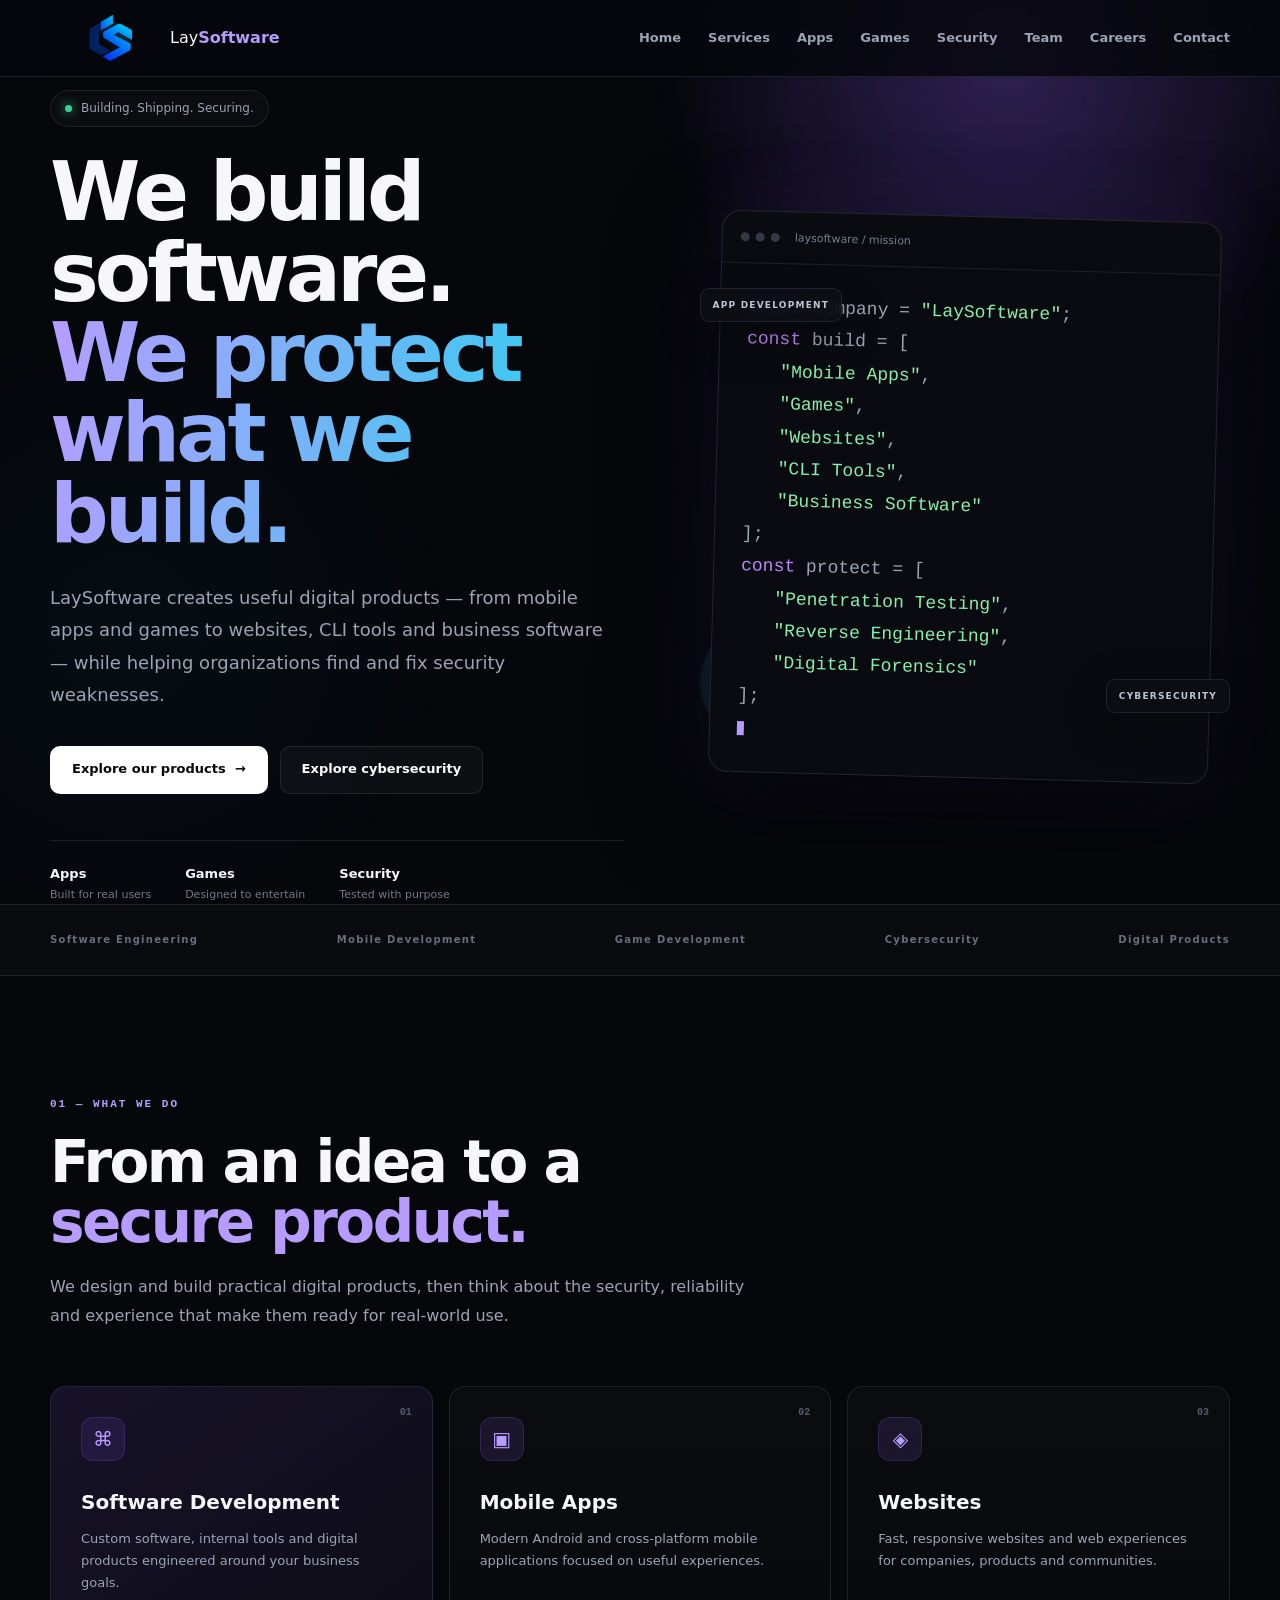
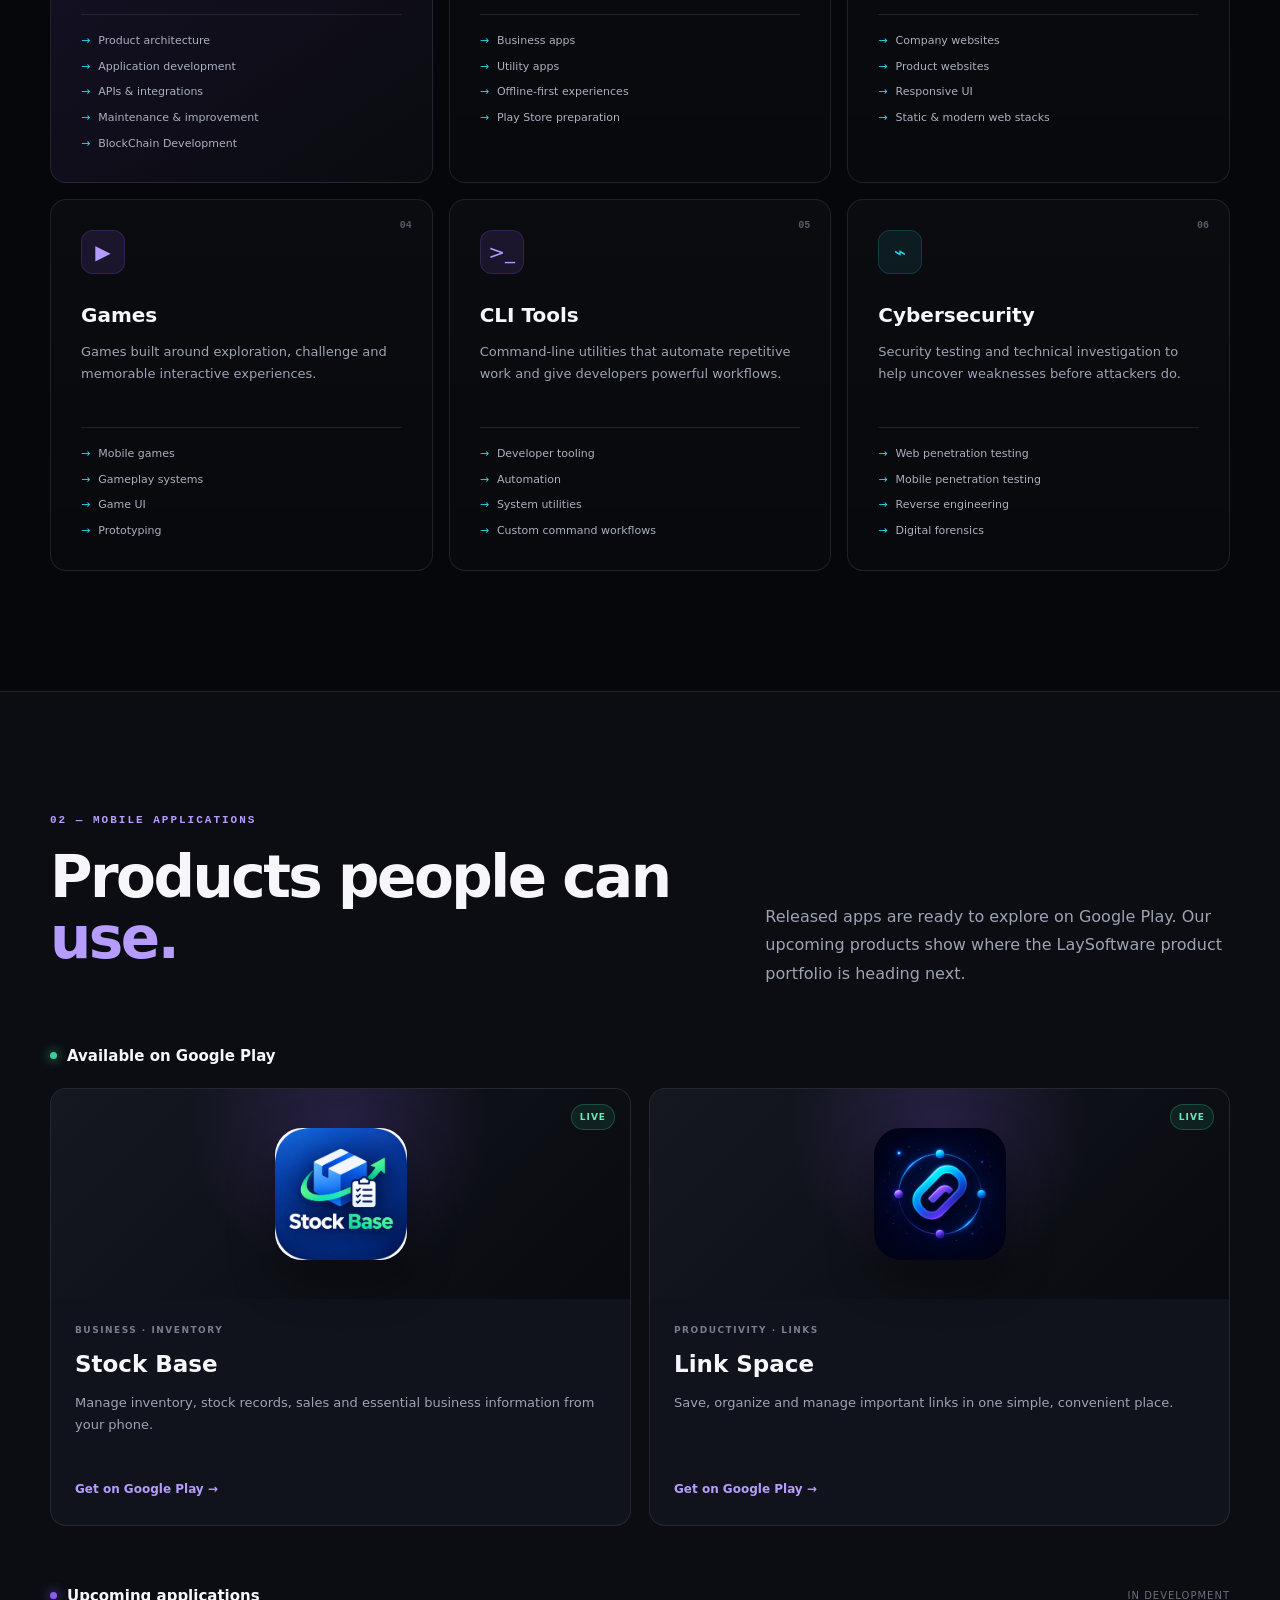
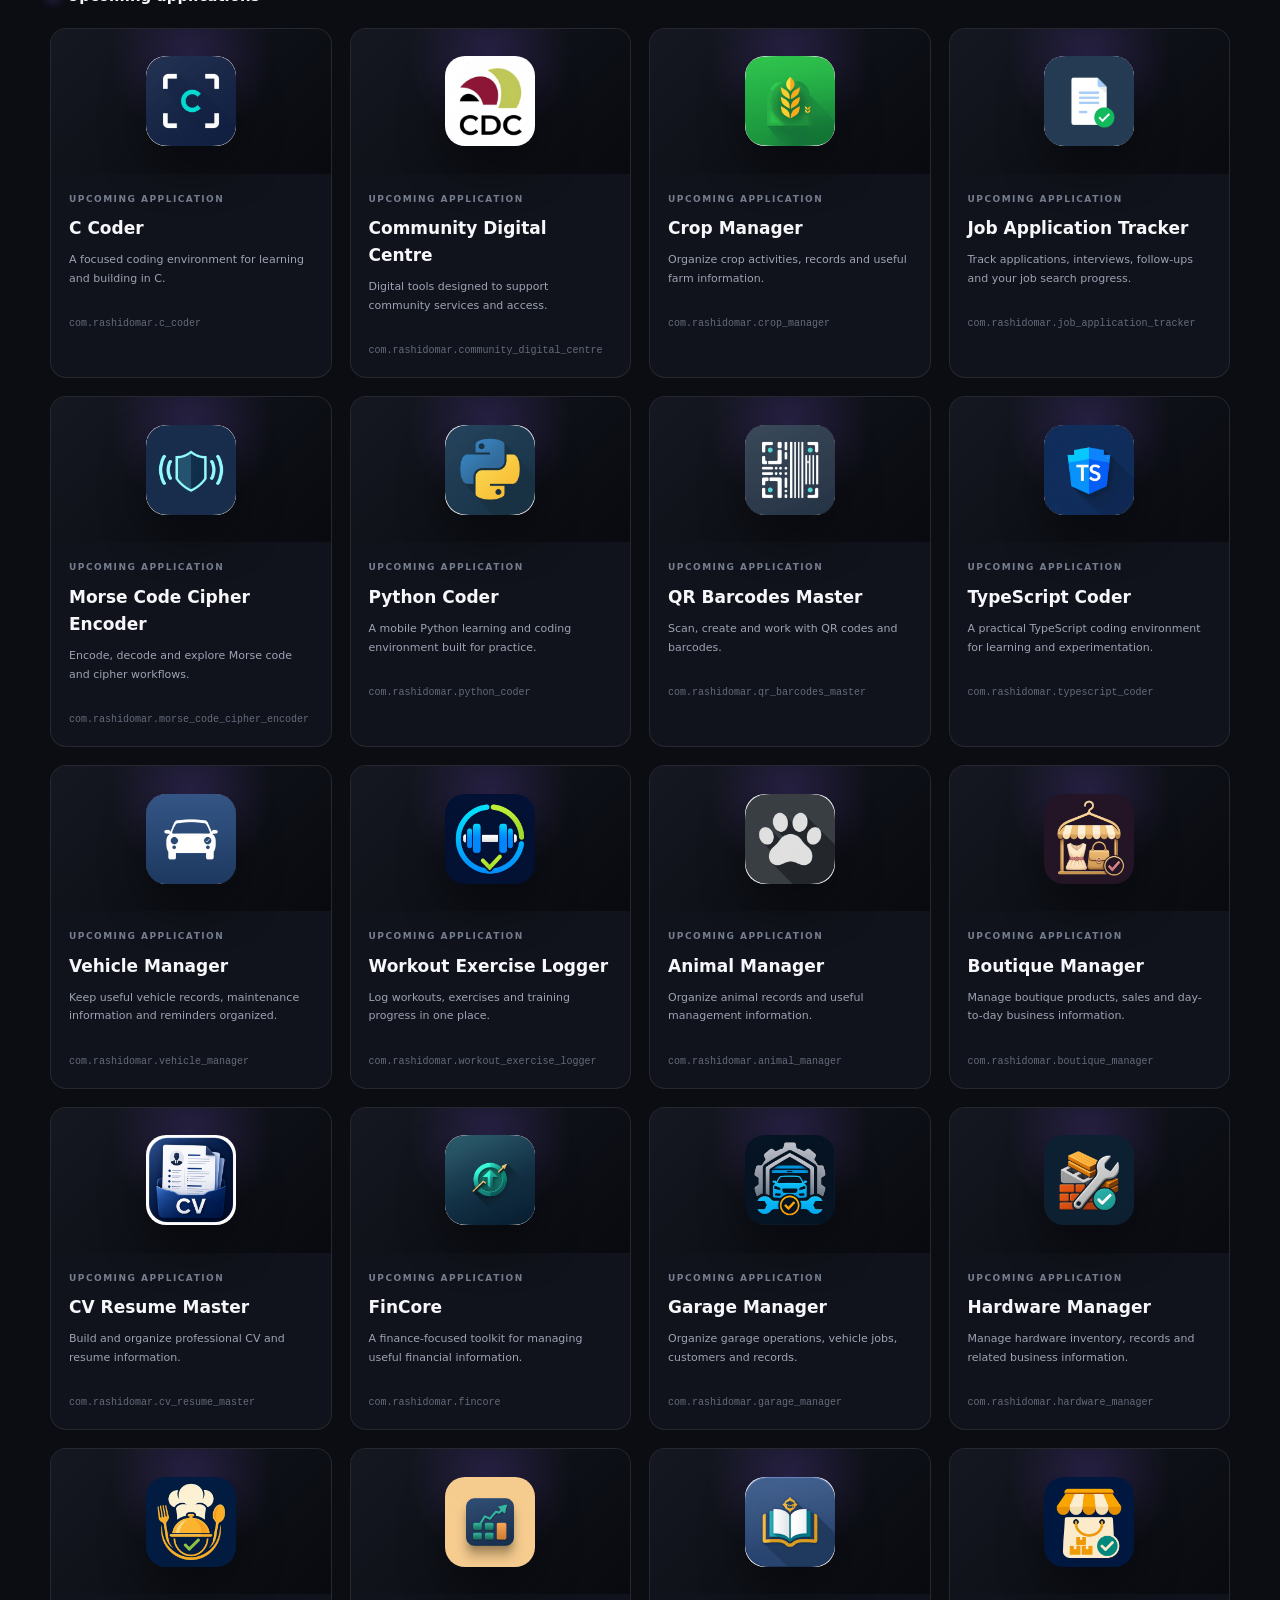
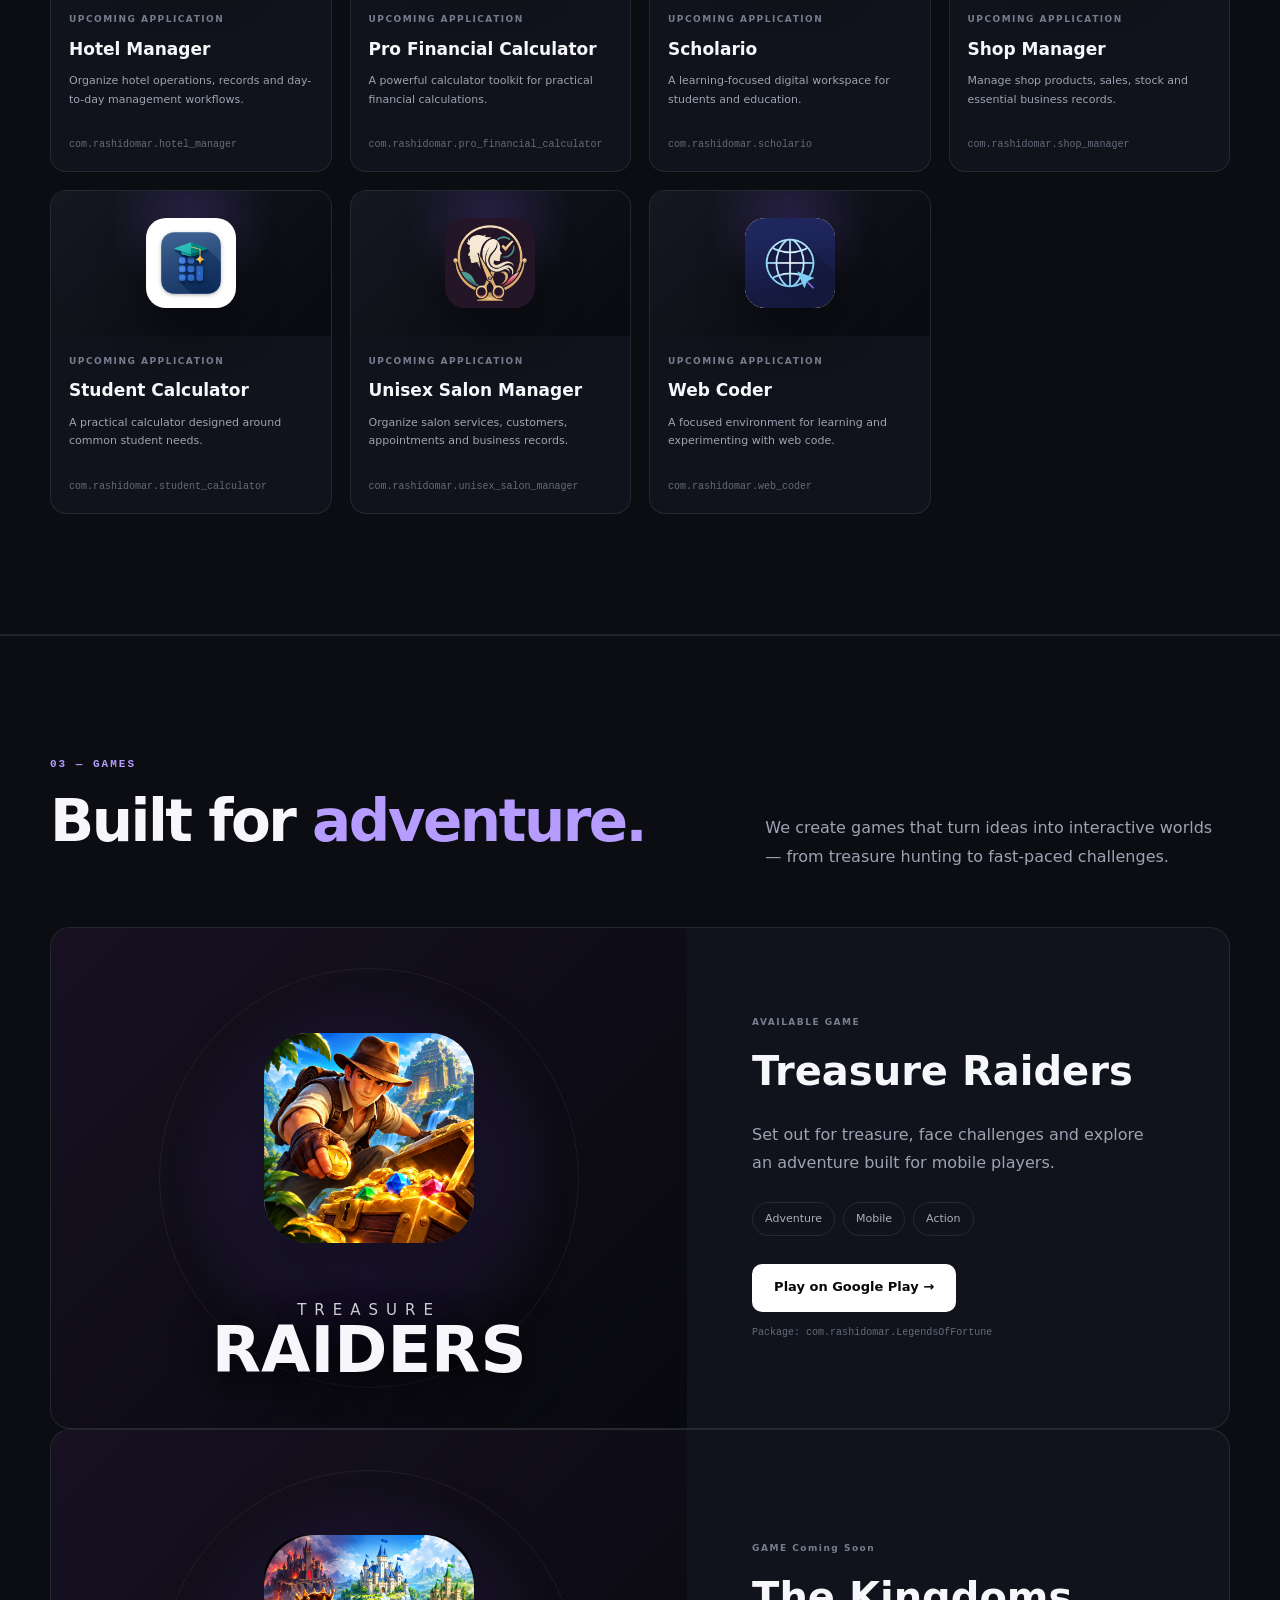
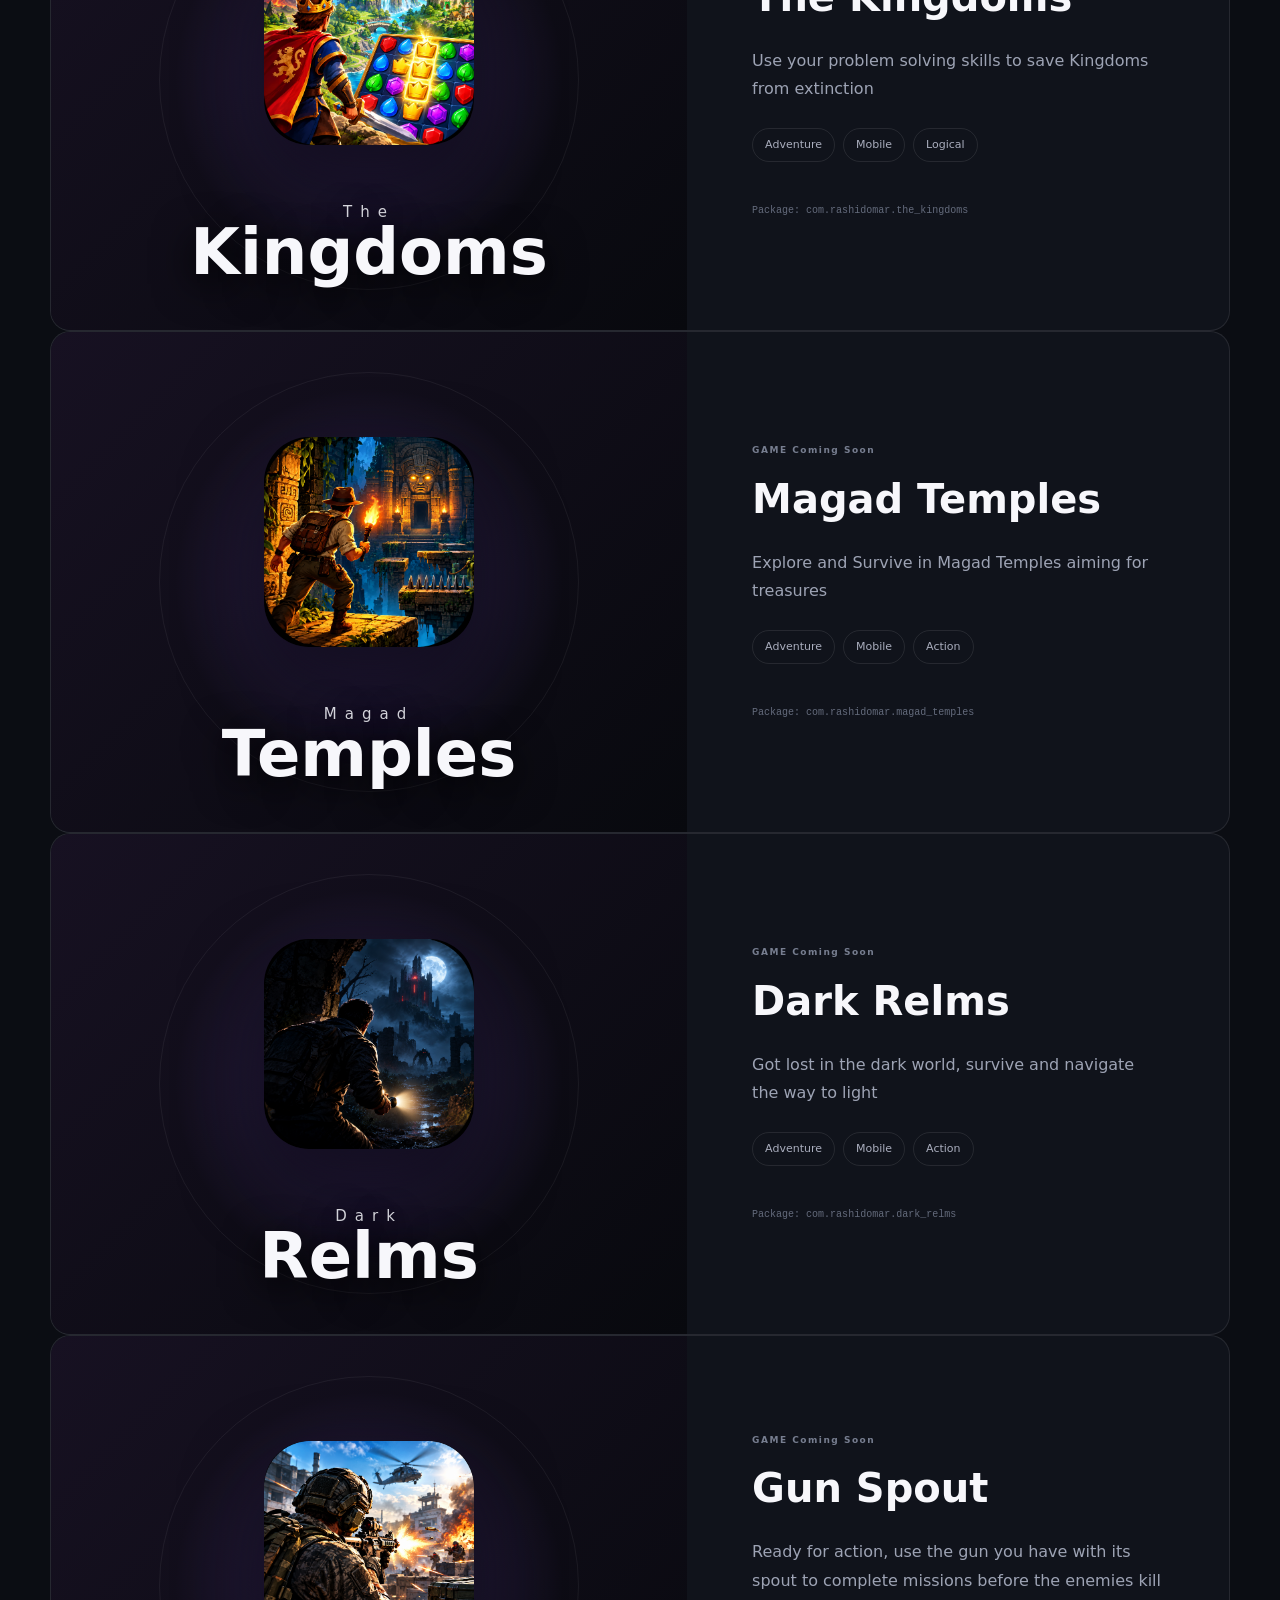
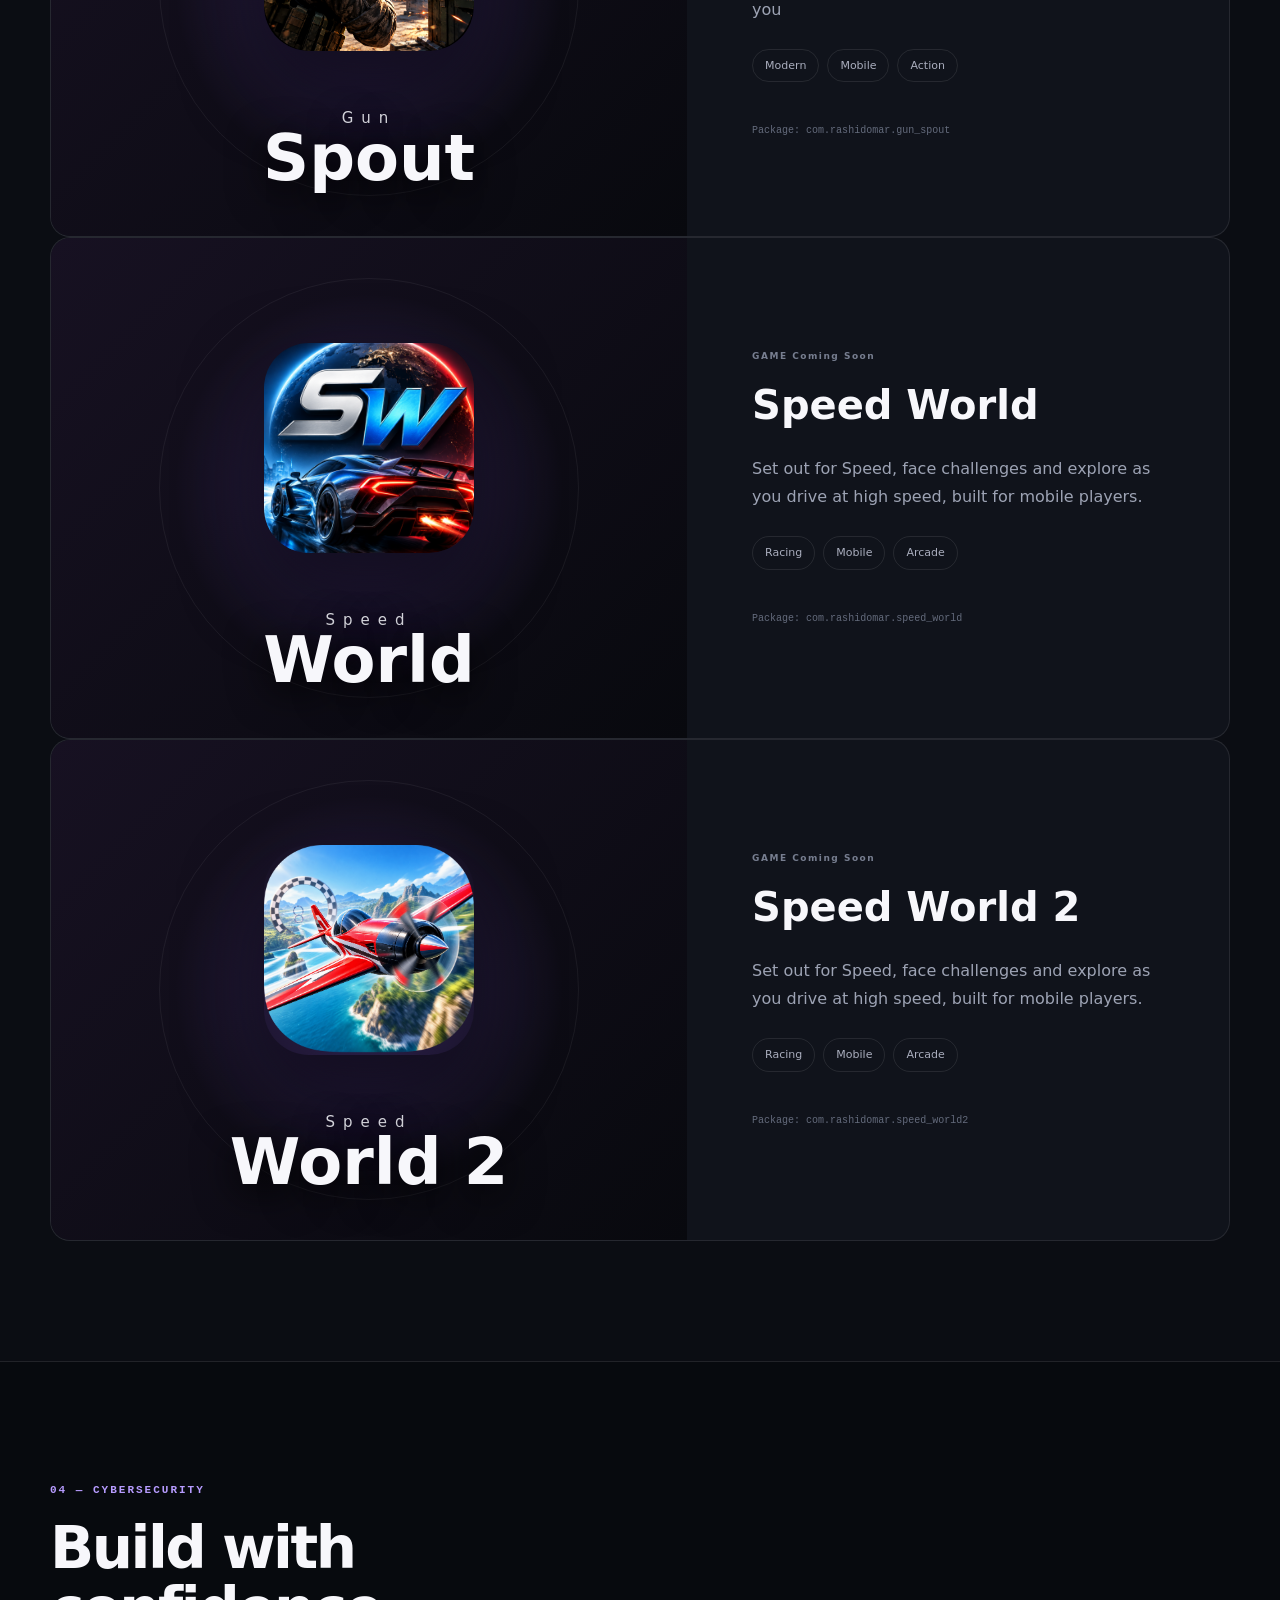
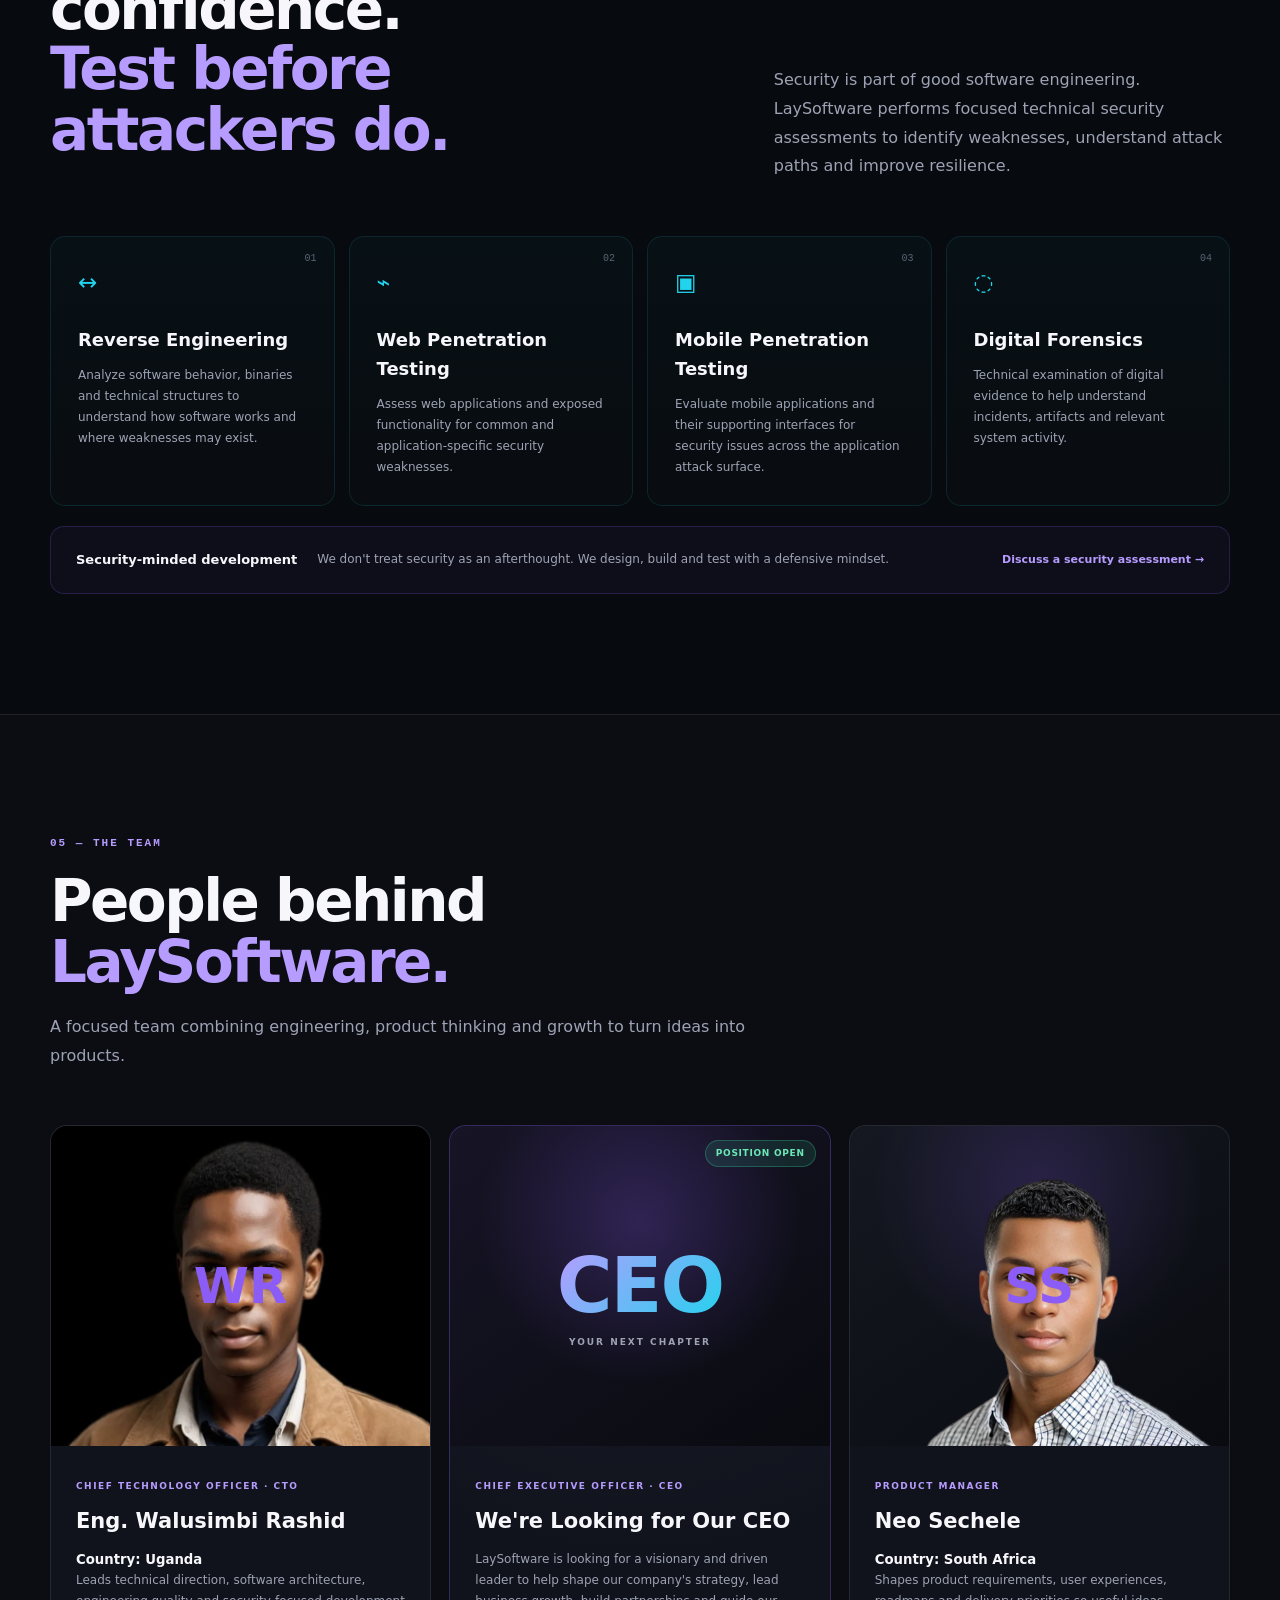
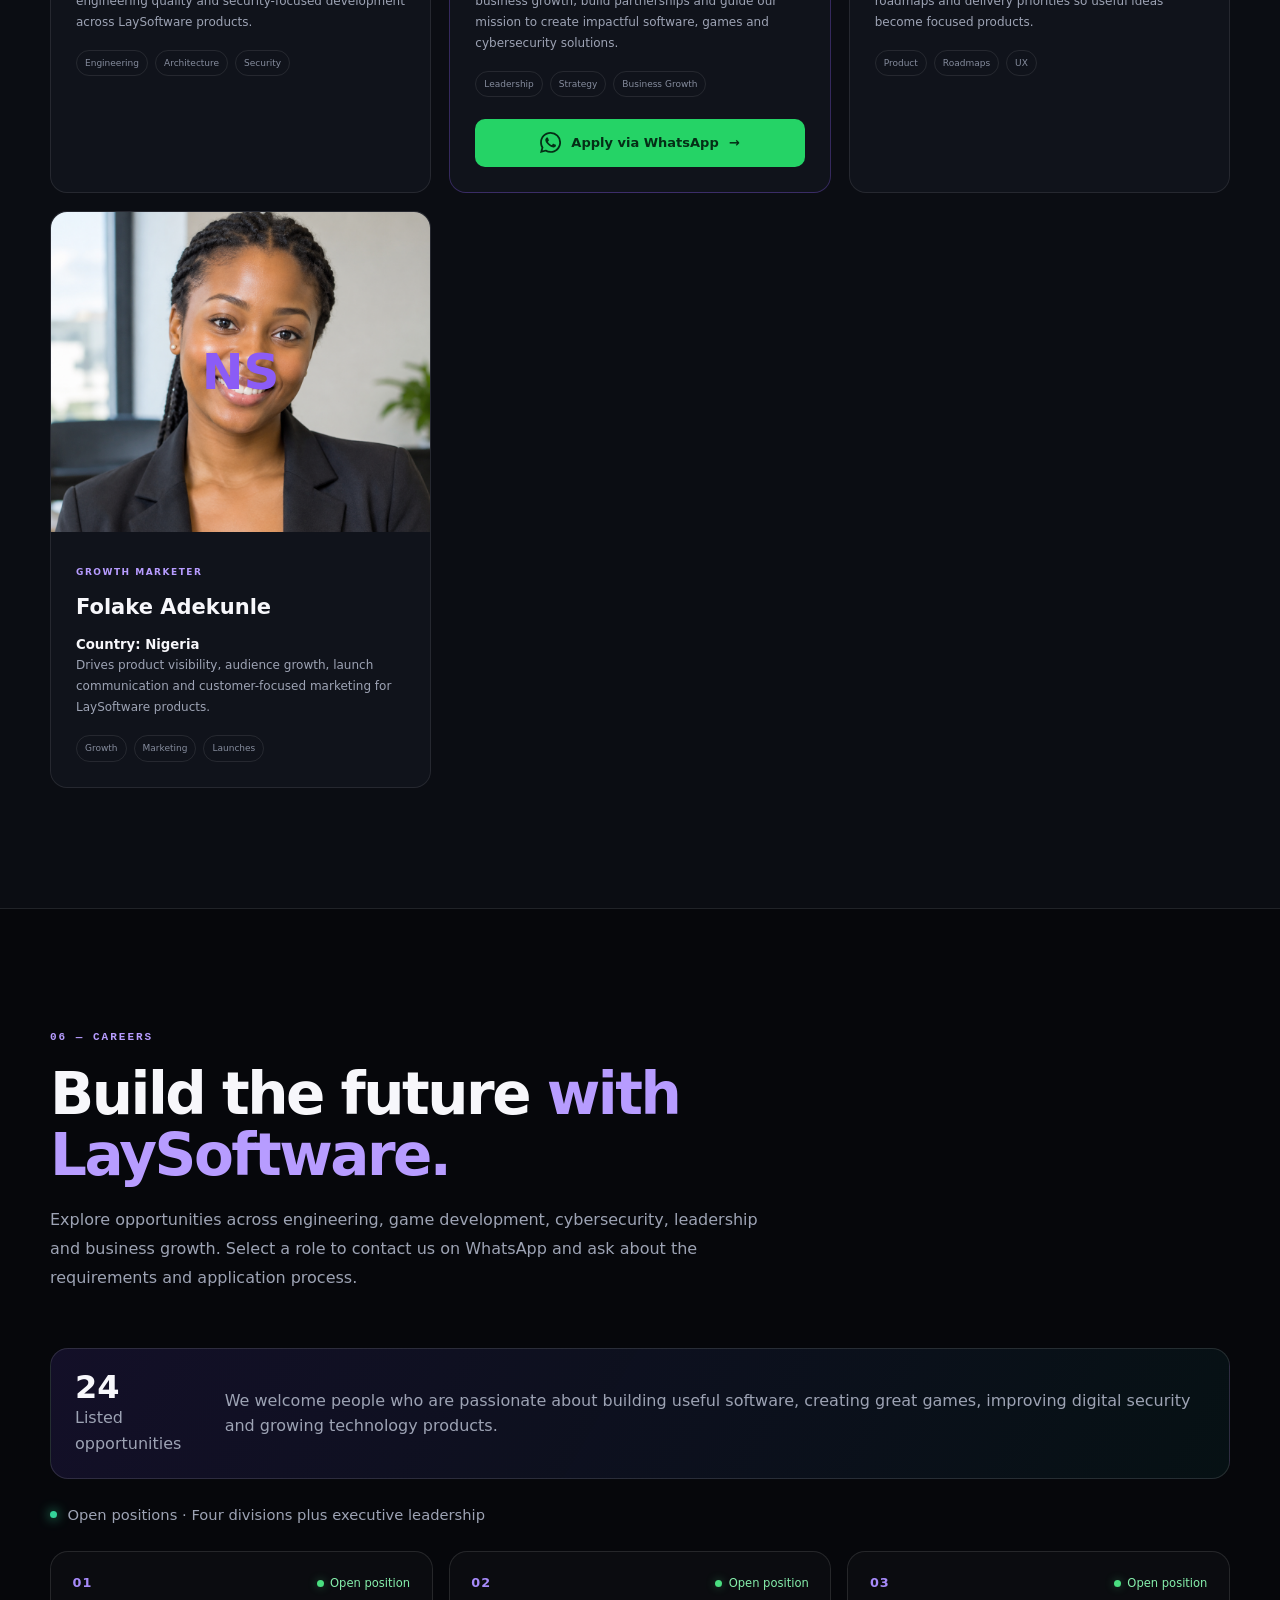
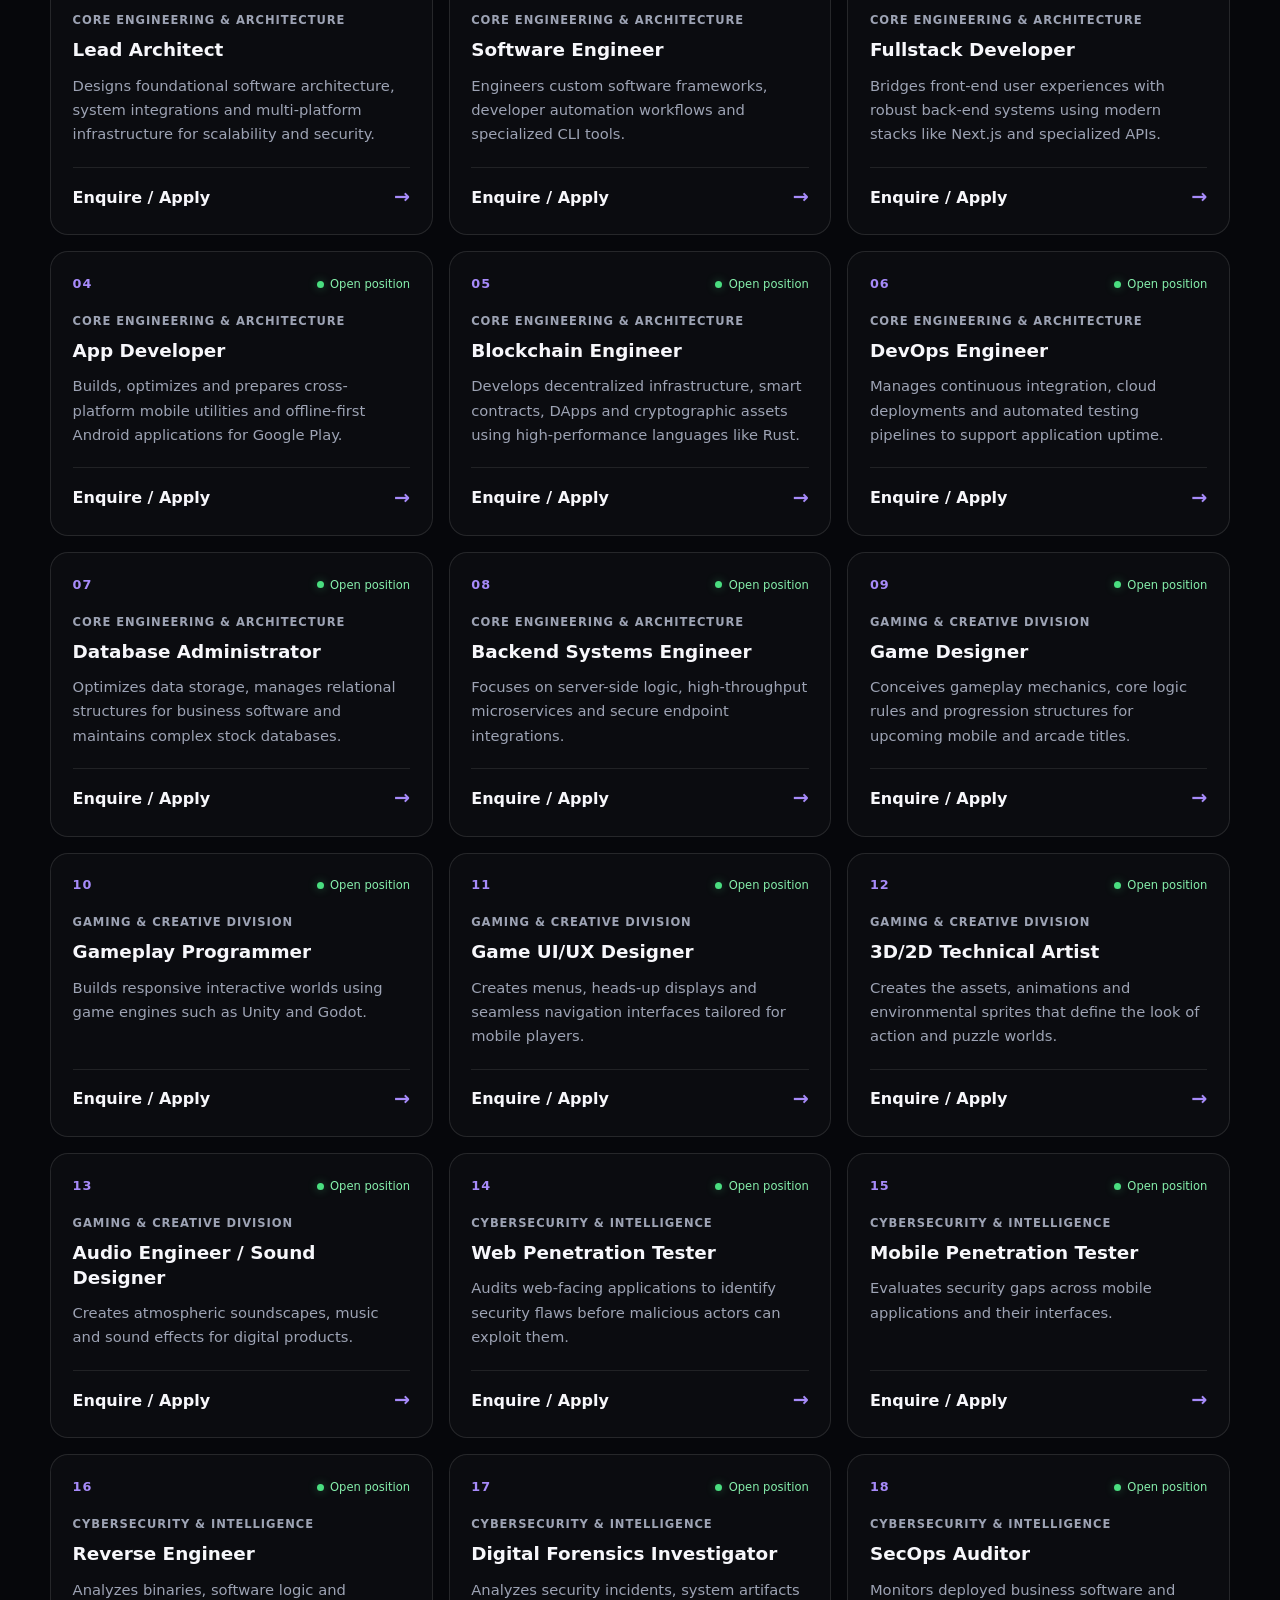
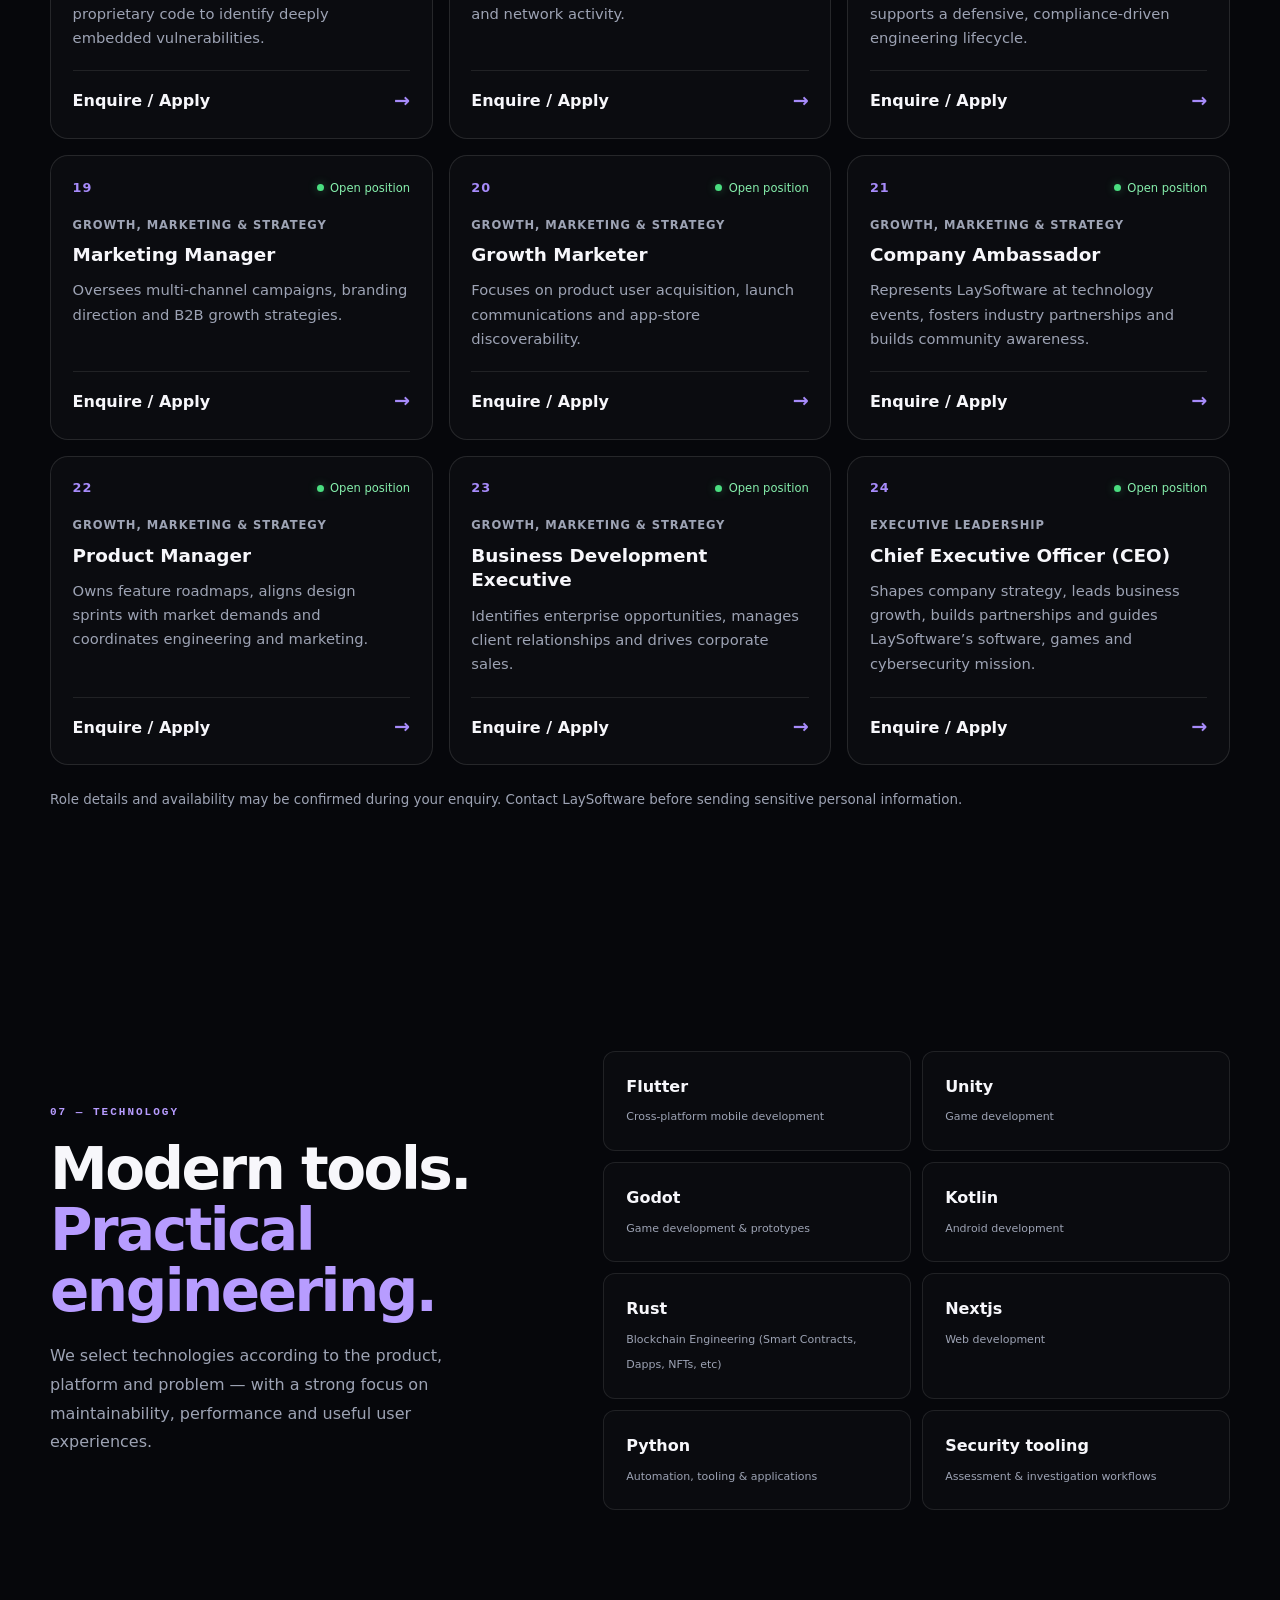
<file: index.html>
<!doctype html>
<html lang="en">
  <head>
    <meta charset="UTF-8" />
    <meta name="viewport" content="width=device-width, initial-scale=1.0" />
    <meta
      name="description"
      content="LaySoftware builds software, mobile apps, games, websites, CLI tools, secure digital products and found in Uganda. We also provide penetration testing, reverse engineering, mobile and web security testing, and digital forensics."
    />
    <meta
      name="keywords"
      content="LaySoftware, software development, mobile apps, games, websites, CLI tools, cybersecurity, penetration testing, web pentesting, mobile pentesting, reverse engineering, digital forensics"
    />
    <meta name="author" content="LaySoftware" />
    <meta name="theme-color" content="#07070a" />
    <meta
      property="og:title"
      content="LaySoftware — Software, Games & Cybersecurity"
    />
    <meta
      property="og:description"
      content="We build software and help protect it. Mobile apps, games, websites, CLI tools and cybersecurity services."
    />
    <meta property="og:type" content="website" />
    <meta property="og:url" content="https://laysoftware.com/" />
    <title>LaySoftware — Software, Games & Cybersecurity</title>
    <link rel="stylesheet" href="style.css" />
    <link rel="icon" type="image/png" href="favicon.png" />

    <style>
      .careers-section { position: relative; overflow: hidden; }
      .careers-summary {
        display: flex; align-items: center; gap: 1.5rem;
        padding: 1.35rem 1.5rem; margin: 2rem 0 1.5rem;
        border: 1px solid rgba(255,255,255,.12); border-radius: 18px;
        background: linear-gradient(120deg, rgba(117,78,255,.12), rgba(20,184,166,.06));
      }
      .careers-summary > div { min-width: 110px; display: flex; flex-direction: column; }
      .careers-summary strong { font-size: 2rem; line-height: 1.1; }
      .careers-summary > div span, .careers-summary p, .careers-footnote { color: var(--muted, #a1a1aa); }
      .careers-summary p { margin: 0; }
      .careers-filter-note { display: flex; align-items: center; gap: .65rem; margin: 1.5rem 0; color: var(--muted, #a1a1aa); font-size: .92rem; }
      .openings-grid { display: grid; grid-template-columns: repeat(3, minmax(0, 1fr)); gap: 1rem; }
      .opening-card {
        display: flex; flex-direction: column; min-width: 0; padding: 1.35rem;
        border: 1px solid rgba(255,255,255,.11); border-radius: 18px;
        background: rgba(255,255,255,.025); transition: transform .2s ease, border-color .2s ease, background .2s ease;
      }
      .opening-card:hover { transform: translateY(-4px); border-color: rgba(139,92,246,.55); background: rgba(139,92,246,.055); }
      .opening-card-top { display: flex; justify-content: space-between; align-items: center; gap: .5rem; margin-bottom: 1.1rem; }
      .opening-index { color: #a78bfa; font-size: .8rem; font-weight: 800; letter-spacing: .08em; }
      .opening-status { display: inline-flex; align-items: center; gap: .4rem; font-size: .72rem; color: #86efac; white-space: nowrap; }
      .opening-status span { width: 7px; height: 7px; border-radius: 50%; background: #4ade80; box-shadow: 0 0 10px rgba(74,222,128,.4); }
      .opening-category { color: var(--muted, #a1a1aa); font-size: .72rem; font-weight: 700; letter-spacing: .08em; text-transform: uppercase; }
      .opening-card h3 { margin: .55rem 0 .65rem; font-size: 1.15rem; line-height: 1.35; }
      .opening-card p { color: var(--muted, #a1a1aa); font-size: .92rem; line-height: 1.65; margin: 0 0 1.25rem; }
      .opening-apply { display: inline-flex; align-items: center; justify-content: space-between; gap: .75rem; margin-top: auto; padding-top: .9rem; border-top: 1px solid rgba(255,255,255,.09); color: var(--text, #f4f4f5); font-weight: 700; text-decoration: none; }
      .opening-apply span { color: #a78bfa; font-size: 1.2rem; transition: transform .2s ease; }
      .opening-apply:hover span { transform: translateX(4px); }
      .careers-footnote { margin-top: 1.5rem; font-size: .84rem; line-height: 1.6; }
      @media (max-width: 1000px) { .openings-grid { grid-template-columns: repeat(2, minmax(0, 1fr)); } }
      @media (max-width: 600px) {
        .openings-grid { grid-template-columns: 1fr; }
        .careers-summary { align-items: flex-start; flex-direction: column; gap: .75rem; }
      }
    </style>

  </head>
  <body>
    <header class="navbar">
      <div class="container nav-container">
        <a href="#home" class="logo" aria-label="LaySoftware home">
          <img src="logo.png" alt="" class="company-logo" />
          <span>Lay<strong>Software</strong></span>
        </a>
        <nav class="nav-links" aria-label="Primary navigation">
          <a href="#home">Home</a>
          <a href="#services">Services</a>
          <a href="#apps">Apps</a>
          <a href="#games">Games</a>
          <a href="#security">Security</a>
          <a href="#team">Team</a>
          <a href="#careers">Careers</a>
          <a href="#contact">Contact</a>
        </nav>
        <button
          class="menu-button"
          id="menuButton"
          aria-label="Open menu"
          aria-expanded="false"
        >
          ☰
        </button>
      </div>
    </header>

    <main>
      <section class="hero" id="home">
        <div class="hero-background"></div>
        <div class="hero-grid"></div>
        <div class="container hero-content">
          <div class="hero-text">
            <div class="badge">
              <span class="status-dot"></span> Building. Shipping. Securing.
            </div>
            <h1>We build software.<span>We protect what we build.</span></h1>
            <p>
              LaySoftware creates useful digital products — from mobile apps and
              games to websites, CLI tools and business software — while helping
              organizations find and fix security weaknesses.
            </p>
            <div class="hero-buttons">
              <a href="#apps" class="button primary"
                >Explore our products <span>→</span></a
              >
              <a href="#security" class="button secondary"
                >Explore cybersecurity</a
              >
            </div>
            <div class="hero-stats">
              <div><strong>Apps</strong><span>Built for real users</span></div>
              <div>
                <strong>Games</strong><span>Designed to entertain</span>
              </div>
              <div>
                <strong>Security</strong><span>Tested with purpose</span>
              </div>
            </div>
          </div>

          <div class="hero-visual">
            <div class="orb orb-one"></div>
            <div class="orb orb-two"></div>
            <div class="code-card">
              <div class="code-header">
                <div class="window-dots">
                  <span></span><span></span><span></span>
                </div>
                <span>laysoftware / mission</span>
              </div>
              <div class="code-body">
                <p>
                  <span class="code-purple">const</span> company =
                  <span class="code-green">"LaySoftware"</span>;
                </p>
                <p><span class="code-purple">const</span> build = [</p>
                <p class="indent2">
                  <span class="code-green">"Mobile Apps"</span>,
                </p>
                <p class="indent2"><span class="code-green">"Games"</span>,</p>
                <p class="indent2">
                  <span class="code-green">"Websites"</span>,
                </p>
                <p class="indent2">
                  <span class="code-green">"CLI Tools"</span>,
                </p>
                <p class="indent2">
                  <span class="code-green">"Business Software"</span>
                </p>
                <p>];</p>
                <p><span class="code-purple">const</span> protect = [</p>
                <p class="indent2">
                  <span class="code-green">"Penetration Testing"</span>,
                </p>
                <p class="indent2">
                  <span class="code-green">"Reverse Engineering"</span>,
                </p>
                <p class="indent2">
                  <span class="code-green">"Digital Forensics"</span>
                </p>
                <p>];</p>
                <div class="terminal-cursor"></div>
              </div>
            </div>
            <div class="floating-chip chip-one">APP DEVELOPMENT</div>
            <div class="floating-chip chip-two">CYBERSECURITY</div>
          </div>
        </div>
      </section>

      <section class="trust-strip">
        <div class="container trust-grid">
          <span>Software Engineering</span><span>Mobile Development</span
          ><span>Game Development</span><span>Cybersecurity</span
          ><span>Digital Products</span>
        </div>
      </section>

      <section class="section" id="services">
        <div class="container">
          <div class="section-heading">
            <span class="section-label">01 — WHAT WE DO</span>
            <h2>From an idea to a <span>secure product.</span></h2>
            <p>
              We design and build practical digital products, then think about
              the security, reliability and experience that make them ready for
              real-world use.
            </p>
          </div>
          <div class="services-grid">
            <article class="service-card featured">
              <div class="service-icon">⌘</div>
              <span class="service-number">01</span>
              <h3>Software Development</h3>
              <p>
                Custom software, internal tools and digital products engineered
                around your business goals.
              </p>
              <ul>
                <li>Product architecture</li>
                <li>Application development</li>
                <li>APIs & integrations</li>
                <li>Maintenance & improvement</li>
                <li>BlockChain Development</li>
              </ul>
            </article>
            <article class="service-card">
              <div class="service-icon">▣</div>
              <span class="service-number">02</span>
              <h3>Mobile Apps</h3>
              <p>
                Modern Android and cross-platform mobile applications focused on
                useful experiences.
              </p>
              <ul>
                <li>Business apps</li>
                <li>Utility apps</li>
                <li>Offline-first experiences</li>
                <li>Play Store preparation</li>
              </ul>
            </article>
            <article class="service-card">
              <div class="service-icon">◈</div>
              <span class="service-number">03</span>
              <h3>Websites</h3>
              <p>
                Fast, responsive websites and web experiences for companies,
                products and communities.
              </p>
              <ul>
                <li>Company websites</li>
                <li>Product websites</li>
                <li>Responsive UI</li>
                <li>Static & modern web stacks</li>
              </ul>
            </article>
            <article class="service-card">
              <div class="service-icon">▶</div>
              <span class="service-number">04</span>
              <h3>Games</h3>
              <p>
                Games built around exploration, challenge and memorable
                interactive experiences.
              </p>
              <ul>
                <li>Mobile games</li>
                <li>Gameplay systems</li>
                <li>Game UI</li>
                <li>Prototyping</li>
              </ul>
            </article>
            <article class="service-card">
              <div class="service-icon">&gt;_</div>
              <span class="service-number">05</span>
              <h3>CLI Tools</h3>
              <p>
                Command-line utilities that automate repetitive work and give
                developers powerful workflows.
              </p>
              <ul>
                <li>Developer tooling</li>
                <li>Automation</li>
                <li>System utilities</li>
                <li>Custom command workflows</li>
              </ul>
            </article>
            <article class="service-card security-service">
              <div class="service-icon">⌁</div>
              <span class="service-number">06</span>
              <h3>Cybersecurity</h3>
              <p>
                Security testing and technical investigation to help uncover
                weaknesses before attackers do.
              </p>
              <ul>
                <li>Web penetration testing</li>
                <li>Mobile penetration testing</li>
                <li>Reverse engineering</li>
                <li>Digital forensics</li>
              </ul>
            </article>
          </div>
        </div>
      </section>

      <section class="section products" id="apps">
        <div class="container">
          <div class="section-heading split-heading">
            <div>
              <span class="section-label">02 — MOBILE APPLICATIONS</span>
              <h2>Products people can <span>use.</span></h2>
            </div>
            <p>
              Released apps are ready to explore on Google Play. Our upcoming
              products show where the LaySoftware product portfolio is heading
              next.
            </p>
          </div>

          <div class="subheading">
            <span class="live-dot"></span>
            <h3>Available on Google Play</h3>
          </div>
          <div class="product-grid released-grid">
            <article class="product-card released">
              <div class="product-image">
                <img
                  src="icons/Stock-Base.png"
                  alt="Stock Base app icon"
                  onerror="this.style.display = 'none'"
                /><span class="fallback-icon">SB</span
                ><span class="status-pill">LIVE</span>
              </div>
              <div class="product-content">
                <span class="product-type">BUSINESS · INVENTORY</span>
                <h3>Stock Base</h3>
                <p>
                  Manage inventory, stock records, sales and essential business
                  information from your phone.
                </p>
                <a
                  class="product-link"
                  target="_blank"
                  rel="noopener"
                  href="https://play.google.com/store/apps/details?id=com.rashidomar.pocket_inventory"
                  >Get on Google Play →</a
                >
              </div>
            </article>
            <article class="product-card released">
              <div class="product-image">
                <img
                  src="icons/Link-Space.jpg"
                  alt="Link Space app icon"
                  onerror="this.style.display = 'none'"
                /><span class="fallback-icon">LS</span
                ><span class="status-pill">LIVE</span>
              </div>
              <div class="product-content">
                <span class="product-type">PRODUCTIVITY · LINKS</span>
                <h3>Link Space</h3>
                <p>
                  Save, organize and manage important links in one simple,
                  convenient place.
                </p>
                <a
                  class="product-link"
                  target="_blank"
                  rel="noopener"
                  href="https://play.google.com/store/apps/details?id=com.rashidomar.my_links"
                  >Get on Google Play →</a
                >
              </div>
            </article>
          </div>

          <div class="subheading upcoming-heading">
            <span class="pulse-dot"></span>
            <h3>Upcoming applications</h3>
            <span class="roadmap-note">In development</span>
          </div>
          <div class="product-grid upcoming-grid" id="upcomingApps"></div>
        </div>
      </section>

      <section class="section games-section" id="games">
        <div class="container">
          <div class="section-heading split-heading">
            <div>
              <span class="section-label">03 — GAMES</span>
              <h2>Built for <span>adventure.</span></h2>
            </div>
            <p>
              We create games that turn ideas into interactive worlds — from
              treasure hunting to fast-paced challenges.
            </p>
          </div>

          <div class="game-feature">
            <div class="game-visual treasure">
              <img
                src="icons/LegendsOfFortune.png"
                alt="Treasure Raiders game icon"
                onerror="this.style.display = 'none'"
              />
              <div class="game-shine"></div>
              <div class="game-title-art">
                <small>TREASURE</small><strong>RAIDERS</strong>
              </div>
            </div>
            <div class="game-info">
              <span class="product-type">AVAILABLE GAME</span>
              <h3>Treasure Raiders</h3>
              <p>
                Set out for treasure, face challenges and explore an adventure
                built for mobile players.
              </p>
              <div class="game-tags">
                <span>Adventure</span><span>Mobile</span><span>Action</span>
              </div>
              <a
                href="https://play.google.com/store/apps/details?id=com.rashidomar.LegendsOfFortune"
                target="_blank"
                rel="noopener"
                class="button primary"
                >Play on Google Play →</a
              >
              <small class="package-label"
                >Package: com.rashidomar.LegendsOfFortune</small
              >
            </div>
          </div>

          <!-- The Kingdoms-->
          <div class="game-feature">
            <div class="game-visual treasure">
              <img
                src="icons/TheKingdoms.png"
                alt="The Kingdoms game icon"
                onerror="this.style.display = 'none'"
              />
              <div class="game-shine"></div>
              <div class="game-title-art">
                <small>The</small><strong>Kingdoms</strong>
              </div>
            </div>
            <div class="game-info">
              <span class="product-type">GAME Coming Soon</span>
              <h3>The Kingdoms</h3>
              <p>
                Use your problem solving skills to save Kingdoms from extinction
              </p>
              <div class="game-tags">
                <span>Adventure</span><span>Mobile</span><span>Logical</span>
              </div>
              <!-- <a
                href="https://play.google.com/store/apps/details?id=com.rashidomar.LegendsOfFortune"
                target="_blank"
                rel="noopener"
                class="button primary"
                >Play on Google Play →</a
              > -->
              <small class="package-label"
                >Package: com.rashidomar.the_kingdoms</small
              >
            </div>
          </div>

          <!-- Magad Temples-->
          <div class="game-feature">
            <div class="game-visual treasure">
              <img
                src="icons/MagadTemples.png"
                alt="Magad Temples game icon"
                onerror="this.style.display = 'none'"
              />
              <div class="game-shine"></div>
              <div class="game-title-art">
                <small>Magad</small><strong>Temples</strong>
              </div>
            </div>
            <div class="game-info">
              <span class="product-type">GAME Coming Soon</span>
              <h3>Magad Temples</h3>
              <p>Explore and Survive in Magad Temples aiming for treasures</p>
              <div class="game-tags">
                <span>Adventure</span><span>Mobile</span><span>Action</span>
              </div>
              <!-- <a
                href="https://play.google.com/store/apps/details?id=com.rashidomar.LegendsOfFortune"
                target="_blank"
                rel="noopener"
                class="button primary"
                >Play on Google Play →</a
              > -->
              <small class="package-label"
                >Package: com.rashidomar.magad_temples</small
              >
            </div>
          </div>

          <!-- Dark Remls-->
          <div class="game-feature">
            <div class="game-visual treasure">
              <img
                src="icons/DarkRelms.png"
                alt="Dark Remls game icon"
                onerror="this.style.display = 'none'"
              />
              <div class="game-shine"></div>
              <div class="game-title-art">
                <small>Dark</small><strong>Relms</strong>
              </div>
            </div>
            <div class="game-info">
              <span class="product-type">GAME Coming Soon</span>
              <h3>Dark Relms</h3>
              <p>
                Got lost in the dark world, survive and navigate the way to
                light
              </p>
              <div class="game-tags">
                <span>Adventure</span><span>Mobile</span><span>Action</span>
              </div>
              <!-- <a
                href="https://play.google.com/store/apps/details?id=com.rashidomar.LegendsOfFortune"
                target="_blank"
                rel="noopener"
                class="button primary"
                >Play on Google Play →</a
              > -->
              <small class="package-label"
                >Package: com.rashidomar.dark_relms</small
              >
            </div>
          </div>

          <!-- Gun Spout-->
          <div class="game-feature">
            <div class="game-visual treasure">
              <img
                src="icons/GunSpout.png"
                alt="Gun Spout game icon"
                onerror="this.style.display = 'none'"
              />
              <div class="game-shine"></div>
              <div class="game-title-art">
                <small>Gun</small><strong>Spout</strong>
              </div>
            </div>
            <div class="game-info">
              <span class="product-type">GAME Coming Soon</span>
              <h3>Gun Spout</h3>
              <p>
                Ready for action, use the gun you have with its spout to
                complete missions before the enemies kill you
              </p>
              <div class="game-tags">
                <span>Modern</span><span>Mobile</span><span>Action</span>
              </div>
              <!-- <a
                href="https://play.google.com/store/apps/details?id=com.rashidomar.LegendsOfFortune"
                target="_blank"
                rel="noopener"
                class="button primary"
                >Play on Google Play →</a
              > -->
              <small class="package-label"
                >Package: com.rashidomar.gun_spout</small
              >
            </div>
          </div>

          <!-- Speed World-->
          <div class="game-feature">
            <div class="game-visual treasure">
              <img
                src="icons/SpeedWorld.png"
                alt="Speed World 2 game icon"
                onerror="this.style.display = 'none'"
              />
              <div class="game-shine"></div>
              <div class="game-title-art">
                <small>Speed</small><strong>World</strong>
              </div>
            </div>
            <div class="game-info">
              <span class="product-type">GAME Coming Soon</span>
              <h3>Speed World</h3>
              <p>
                Set out for Speed, face challenges and explore as you drive at
                high speed, built for mobile players.
              </p>
              <div class="game-tags">
                <span>Racing</span><span>Mobile</span><span>Arcade</span>
              </div>
              <!-- <a
                href="https://play.google.com/store/apps/details?id=com.rashidomar.LegendsOfFortune"
                target="_blank"
                rel="noopener"
                class="button primary"
                >Play on Google Play →</a
              > -->
              <small class="package-label"
                >Package: com.rashidomar.speed_world</small
              >
            </div>
          </div>

          <!-- Speed World 2-->
          <div class="game-feature">
            <div class="game-visual treasure">
              <img
                src="icons/SpeedWorld2.png"
                alt="Speed World 2 game icon"
                onerror="this.style.display = 'none'"
              />
              <div class="game-shine"></div>
              <div class="game-title-art">
                <small>Speed</small><strong>World 2</strong>
              </div>
            </div>
            <div class="game-info">
              <span class="product-type">GAME Coming Soon</span>
              <h3>Speed World 2</h3>
              <p>
                Set out for Speed, face challenges and explore as you drive at
                high speed, built for mobile players.
              </p>
              <div class="game-tags">
                <span>Racing</span><span>Mobile</span><span>Arcade</span>
              </div>
              <!-- <a
                href="https://play.google.com/store/apps/details?id=com.rashidomar.LegendsOfFortune"
                target="_blank"
                rel="noopener"
                class="button primary"
                >Play on Google Play →</a
              > -->
              <small class="package-label"
                >Package: com.rashidomar.speed_world2</small
              >
            </div>
          </div>

          <!-- <div class="game-roadmap">
            <div>
              <span class="product-type">COMING NEXT</span>
              <h3>Speed World</h3>
              <p>
                A future high-speed mobile game project currently in
                development.
              </p>
              <span class="package-label">com.rashidomar.speed_world</span>
            </div>
            <div class="roadmap-icon">↯</div>
          </div> -->
        </div>
      </section>

      <section class="section security-section" id="security">
        <div class="container">
          <div class="security-intro">
            <div>
              <span class="section-label">04 — CYBERSECURITY</span>
              <h2>
                Build with confidence.<br /><span
                  >Test before attackers do.</span
                >
              </h2>
            </div>
            <p>
              Security is part of good software engineering. LaySoftware
              performs focused technical security assessments to identify
              weaknesses, understand attack paths and improve resilience.
            </p>
          </div>
          <div class="security-grid">
            <article class="security-card">
              <span>01</span>
              <div class="security-icon">↔</div>
              <h3>Reverse Engineering</h3>
              <p>
                Analyze software behavior, binaries and technical structures to
                understand how software works and where weaknesses may exist.
              </p>
            </article>
            <article class="security-card">
              <span>02</span>
              <div class="security-icon">⌁</div>
              <h3>Web Penetration Testing</h3>
              <p>
                Assess web applications and exposed functionality for common and
                application-specific security weaknesses.
              </p>
            </article>
            <article class="security-card">
              <span>03</span>
              <div class="security-icon">▣</div>
              <h3>Mobile Penetration Testing</h3>
              <p>
                Evaluate mobile applications and their supporting interfaces for
                security issues across the application attack surface.
              </p>
            </article>
            <article class="security-card">
              <span>04</span>
              <div class="security-icon">◌</div>
              <h3>Digital Forensics</h3>
              <p>
                Technical examination of digital evidence to help understand
                incidents, artifacts and relevant system activity.
              </p>
            </article>
          </div>
          <div class="security-callout">
            <strong>Security-minded development</strong
            ><span
              >We don't treat security as an afterthought. We design, build and
              test with a defensive mindset.</span
            ><a href="#contact">Discuss a security assessment →</a>
          </div>
        </div>
      </section>

      <section class="section team-section" id="team">
        <div class="container">
          <div class="section-heading">
            <span class="section-label">05 — THE TEAM</span>
            <h2>People behind <span>LaySoftware.</span></h2>
            <p>
              A focused team combining engineering, product thinking and growth
              to turn ideas into products.
            </p>
          </div>
          <div class="team-grid">
            <article class="team-card">
              <div class="team-photo">
                <img
                  src="images/cto.jpg"
                  alt="Eng Walusimbi Rashid Omar, CTO"
                  onerror="this.style.display = 'none'"
                /><span>WR</span>
              </div>
              <div class="team-content">
                <span class="team-role">CHIEF TECHNOLOGY OFFICER · CTO</span>
                <h3>Eng. Walusimbi Rashid</h3>
                <h5>Country: Uganda</h5>
                <p>
                  Leads technical direction, software architecture, engineering
                  quality and security-focused development across LaySoftware
                  products.
                </p>
                <div class="team-tags">
                  <span>Engineering</span><span>Architecture</span
                  ><span>Security</span>
                </div>
              </div>
            </article>

            <article class="team-card ceo-card">
              <div class="team-photo ceo-photo">
                <div class="ceo-placeholder" aria-hidden="true">
                  <span>CEO</span> <small>YOUR NEXT CHAPTER</small>
                </div>
                <span class="ceo-open-badge">POSITION OPEN</span>
              </div>

              <div class="team-content">
                <span class="team-role">CHIEF EXECUTIVE OFFICER · CEO</span>
                <h3>We're Looking for Our CEO</h3>
                <p>
                  LaySoftware is looking for a visionary and driven leader to
                  help shape our company's strategy, lead business growth, build
                  partnerships and guide our mission to create impactful
                  software, games and cybersecurity solutions.
                </p>

                <div class="team-tags">
                  <span>Leadership</span> <span>Strategy</span>
                  <span>Business Growth</span>
                </div>

                <a
                  class="button whatsapp-button"
                  href="https://wa.me/256742268342?text=Hello%20LaySoftware%2C%20I%20am%20interested%20in%20the%20Chief%20Executive%20Officer%20%28CEO%29%20position.%20I%20would%20like%20to%20learn%20more%20about%20the%20opportunity."
                  target="_blank"
                  rel="noopener noreferrer"
                  aria-label="Contact LaySoftware on WhatsApp about the CEO position"
                >
                  <svg
                    class="whatsapp-icon"
                    xmlns="http://www.w3.org/2000/svg"
                    viewBox="0 0 24 24"
                    aria-hidden="true"
                  >
                    <path
                      fill="currentColor"
                      d="M20.52 3.48A11.86 11.86 0 0 0 12.07 0C5.48 0 .12 5.36.12 11.95c0 2.1.55 4.15 1.59 5.95L0 24l6.25-1.64a11.94 11.94 0 0 0 5.82 1.48h.01c6.59 0 11.95-5.36 11.95-11.95a11.86 11.86 0 0 0-3.51-8.41ZM12.08 21.8h-.01a9.9 9.9 0 0 1-5.04-1.38l-.36-.21-3.71.97.99-3.62-.24-.37a9.87 9.87 0 0 1-1.52-5.24c0-5.45 4.44-9.89 9.9-9.89a9.82 9.82 0 0 1 7 2.9 9.82 9.82 0 0 1 2.9 7c0 5.46-4.45 9.9-9.91 9.9Zm5.43-7.41c-.3-.15-1.76-.87-2.03-.97-.27-.1-.47-.15-.67.15-.2.3-.77.97-.94 1.17-.17.2-.35.22-.65.07-.3-.15-1.25-.46-2.38-1.47-.88-.78-1.47-1.75-1.64-2.05-.17-.3-.02-.46.13-.61.13-.13.3-.35.45-.52.15-.18.2-.3.3-.5.1-.2.05-.38-.02-.53-.08-.15-.67-1.61-.92-2.2-.24-.58-.49-.5-.67-.51h-.57c-.2 0-.52.07-.79.37-.27.3-1.04 1.02-1.04 2.48s1.07 2.88 1.22 3.08c.15.2 2.1 3.21 5.09 4.5.71.31 1.27.5 1.7.64.72.23 1.37.2 1.89.12.58-.09 1.76-.72 2.01-1.42.25-.7.25-1.3.17-1.42-.07-.13-.27-.2-.57-.35Z"
                    />
                  </svg>
                  Apply via WhatsApp <span aria-hidden="true">→</span>
                </a>
              </div>
            </article>

            <article class="team-card">
              <div class="team-photo">
                <img
                  src="images/pm.png"
                  alt="Ssenoga Shafick, Product Manager"
                  onerror="this.style.display = 'none'"
                /><span>SS</span>
              </div>
              <div class="team-content">
                <span class="team-role">PRODUCT MANAGER</span>
                <h3>Neo Sechele</h3>
                <h5>Country: South Africa</h5>
                <p>
                  Shapes product requirements, user experiences, roadmaps and
                  delivery priorities so useful ideas become focused products.
                </p>
                <div class="team-tags">
                  <span>Product</span><span>Roadmaps</span><span>UX</span>
                </div>
              </div>
            </article>
            <article class="team-card">
              <div class="team-photo">
                <img
                  src="images/gm.png"
                  alt="Nakimuli Shirat, Growth Marketer"
                  onerror="this.style.display = 'none'"
                /><span>NS</span>
              </div>
              <div class="team-content">
                <span class="team-role">GROWTH MARKETER</span>
                <h3>Folake Adekunle</h3>
                <h5>Country: Nigeria</h5>
                <p>
                  Drives product visibility, audience growth, launch
                  communication and customer-focused marketing for LaySoftware
                  products.
                </p>
                <div class="team-tags">
                  <span>Growth</span><span>Marketing</span><span>Launches</span>
                </div>
              </div>
            </article>
          </div>
        </div>
      </section>


      <section class="section careers-section" id="careers">
        <div class="container">
          <div class="section-heading">
            <span class="section-label">06 — CAREERS</span>
            <h2>Build the future <span>with LaySoftware.</span></h2>
            <p>
              Explore opportunities across engineering, game development,
              cybersecurity, leadership and business growth. Select a role to
              contact us on WhatsApp and ask about the requirements and application process.
            </p>
          </div>

          <div class="careers-summary">
            <div>
              <strong>24</strong>
              <span>Listed opportunities</span>
            </div>
            <p>
              We welcome people who are passionate about building useful software,
              creating great games, improving digital security and growing technology products.
            </p>
          </div>

          <div class="careers-filter-note">
            <span class="live-dot"></span>
            <span>Open positions · Four divisions plus executive leadership</span>
          </div>

          <div class="openings-grid">
            <article class="opening-card">
              <div class="opening-card-top">
                <span class="opening-index">01</span>
                <span class="opening-status"><span></span> Open position</span>
              </div>
              <span class="opening-category">Core Engineering &amp; Architecture</span>
              <h3>Lead Architect</h3>
              <p>Designs foundational software architecture, system integrations and multi-platform infrastructure for scalability and security.</p>
              <a class="opening-apply" href="https://wa.me/256742268342?text=Hello%20LaySoftware%2C%20I%20am%20interested%20in%20applying%20for%20the%20Lead%20Architect%20position.%20Please%20share%20the%20requirements%20and%20application%20process." target="_blank" rel="noopener noreferrer" aria-label="Apply for Lead Architect via WhatsApp">Enquire / Apply <span aria-hidden="true">→</span></a>
            </article>
            <article class="opening-card">
              <div class="opening-card-top">
                <span class="opening-index">02</span>
                <span class="opening-status"><span></span> Open position</span>
              </div>
              <span class="opening-category">Core Engineering &amp; Architecture</span>
              <h3>Software Engineer</h3>
              <p>Engineers custom software frameworks, developer automation workflows and specialized CLI tools.</p>
              <a class="opening-apply" href="https://wa.me/256742268342?text=Hello%20LaySoftware%2C%20I%20am%20interested%20in%20applying%20for%20the%20Software%20Engineer%20position.%20Please%20share%20the%20requirements%20and%20application%20process." target="_blank" rel="noopener noreferrer" aria-label="Apply for Software Engineer via WhatsApp">Enquire / Apply <span aria-hidden="true">→</span></a>
            </article>
            <article class="opening-card">
              <div class="opening-card-top">
                <span class="opening-index">03</span>
                <span class="opening-status"><span></span> Open position</span>
              </div>
              <span class="opening-category">Core Engineering &amp; Architecture</span>
              <h3>Fullstack Developer</h3>
              <p>Bridges front-end user experiences with robust back-end systems using modern stacks like Next.js and specialized APIs.</p>
              <a class="opening-apply" href="https://wa.me/256742268342?text=Hello%20LaySoftware%2C%20I%20am%20interested%20in%20applying%20for%20the%20Fullstack%20Developer%20position.%20Please%20share%20the%20requirements%20and%20application%20process." target="_blank" rel="noopener noreferrer" aria-label="Apply for Fullstack Developer via WhatsApp">Enquire / Apply <span aria-hidden="true">→</span></a>
            </article>
            <article class="opening-card">
              <div class="opening-card-top">
                <span class="opening-index">04</span>
                <span class="opening-status"><span></span> Open position</span>
              </div>
              <span class="opening-category">Core Engineering &amp; Architecture</span>
              <h3>App Developer</h3>
              <p>Builds, optimizes and prepares cross-platform mobile utilities and offline-first Android applications for Google Play.</p>
              <a class="opening-apply" href="https://wa.me/256742268342?text=Hello%20LaySoftware%2C%20I%20am%20interested%20in%20applying%20for%20the%20App%20Developer%20position.%20Please%20share%20the%20requirements%20and%20application%20process." target="_blank" rel="noopener noreferrer" aria-label="Apply for App Developer via WhatsApp">Enquire / Apply <span aria-hidden="true">→</span></a>
            </article>
            <article class="opening-card">
              <div class="opening-card-top">
                <span class="opening-index">05</span>
                <span class="opening-status"><span></span> Open position</span>
              </div>
              <span class="opening-category">Core Engineering &amp; Architecture</span>
              <h3>Blockchain Engineer</h3>
              <p>Develops decentralized infrastructure, smart contracts, DApps and cryptographic assets using high-performance languages like Rust.</p>
              <a class="opening-apply" href="https://wa.me/256742268342?text=Hello%20LaySoftware%2C%20I%20am%20interested%20in%20applying%20for%20the%20Blockchain%20Engineer%20position.%20Please%20share%20the%20requirements%20and%20application%20process." target="_blank" rel="noopener noreferrer" aria-label="Apply for Blockchain Engineer via WhatsApp">Enquire / Apply <span aria-hidden="true">→</span></a>
            </article>
            <article class="opening-card">
              <div class="opening-card-top">
                <span class="opening-index">06</span>
                <span class="opening-status"><span></span> Open position</span>
              </div>
              <span class="opening-category">Core Engineering &amp; Architecture</span>
              <h3>DevOps Engineer</h3>
              <p>Manages continuous integration, cloud deployments and automated testing pipelines to support application uptime.</p>
              <a class="opening-apply" href="https://wa.me/256742268342?text=Hello%20LaySoftware%2C%20I%20am%20interested%20in%20applying%20for%20the%20DevOps%20Engineer%20position.%20Please%20share%20the%20requirements%20and%20application%20process." target="_blank" rel="noopener noreferrer" aria-label="Apply for DevOps Engineer via WhatsApp">Enquire / Apply <span aria-hidden="true">→</span></a>
            </article>
            <article class="opening-card">
              <div class="opening-card-top">
                <span class="opening-index">07</span>
                <span class="opening-status"><span></span> Open position</span>
              </div>
              <span class="opening-category">Core Engineering &amp; Architecture</span>
              <h3>Database Administrator</h3>
              <p>Optimizes data storage, manages relational structures for business software and maintains complex stock databases.</p>
              <a class="opening-apply" href="https://wa.me/256742268342?text=Hello%20LaySoftware%2C%20I%20am%20interested%20in%20applying%20for%20the%20Database%20Administrator%20position.%20Please%20share%20the%20requirements%20and%20application%20process." target="_blank" rel="noopener noreferrer" aria-label="Apply for Database Administrator via WhatsApp">Enquire / Apply <span aria-hidden="true">→</span></a>
            </article>
            <article class="opening-card">
              <div class="opening-card-top">
                <span class="opening-index">08</span>
                <span class="opening-status"><span></span> Open position</span>
              </div>
              <span class="opening-category">Core Engineering &amp; Architecture</span>
              <h3>Backend Systems Engineer</h3>
              <p>Focuses on server-side logic, high-throughput microservices and secure endpoint integrations.</p>
              <a class="opening-apply" href="https://wa.me/256742268342?text=Hello%20LaySoftware%2C%20I%20am%20interested%20in%20applying%20for%20the%20Backend%20Systems%20Engineer%20position.%20Please%20share%20the%20requirements%20and%20application%20process." target="_blank" rel="noopener noreferrer" aria-label="Apply for Backend Systems Engineer via WhatsApp">Enquire / Apply <span aria-hidden="true">→</span></a>
            </article>
            <article class="opening-card">
              <div class="opening-card-top">
                <span class="opening-index">09</span>
                <span class="opening-status"><span></span> Open position</span>
              </div>
              <span class="opening-category">Gaming &amp; Creative Division</span>
              <h3>Game Designer</h3>
              <p>Conceives gameplay mechanics, core logic rules and progression structures for upcoming mobile and arcade titles.</p>
              <a class="opening-apply" href="https://wa.me/256742268342?text=Hello%20LaySoftware%2C%20I%20am%20interested%20in%20applying%20for%20the%20Game%20Designer%20position.%20Please%20share%20the%20requirements%20and%20application%20process." target="_blank" rel="noopener noreferrer" aria-label="Apply for Game Designer via WhatsApp">Enquire / Apply <span aria-hidden="true">→</span></a>
            </article>
            <article class="opening-card">
              <div class="opening-card-top">
                <span class="opening-index">10</span>
                <span class="opening-status"><span></span> Open position</span>
              </div>
              <span class="opening-category">Gaming &amp; Creative Division</span>
              <h3>Gameplay Programmer</h3>
              <p>Builds responsive interactive worlds using game engines such as Unity and Godot.</p>
              <a class="opening-apply" href="https://wa.me/256742268342?text=Hello%20LaySoftware%2C%20I%20am%20interested%20in%20applying%20for%20the%20Gameplay%20Programmer%20position.%20Please%20share%20the%20requirements%20and%20application%20process." target="_blank" rel="noopener noreferrer" aria-label="Apply for Gameplay Programmer via WhatsApp">Enquire / Apply <span aria-hidden="true">→</span></a>
            </article>
            <article class="opening-card">
              <div class="opening-card-top">
                <span class="opening-index">11</span>
                <span class="opening-status"><span></span> Open position</span>
              </div>
              <span class="opening-category">Gaming &amp; Creative Division</span>
              <h3>Game UI/UX Designer</h3>
              <p>Creates menus, heads-up displays and seamless navigation interfaces tailored for mobile players.</p>
              <a class="opening-apply" href="https://wa.me/256742268342?text=Hello%20LaySoftware%2C%20I%20am%20interested%20in%20applying%20for%20the%20Game%20UI%2FUX%20Designer%20position.%20Please%20share%20the%20requirements%20and%20application%20process." target="_blank" rel="noopener noreferrer" aria-label="Apply for Game UI/UX Designer via WhatsApp">Enquire / Apply <span aria-hidden="true">→</span></a>
            </article>
            <article class="opening-card">
              <div class="opening-card-top">
                <span class="opening-index">12</span>
                <span class="opening-status"><span></span> Open position</span>
              </div>
              <span class="opening-category">Gaming &amp; Creative Division</span>
              <h3>3D/2D Technical Artist</h3>
              <p>Creates the assets, animations and environmental sprites that define the look of action and puzzle worlds.</p>
              <a class="opening-apply" href="https://wa.me/256742268342?text=Hello%20LaySoftware%2C%20I%20am%20interested%20in%20applying%20for%20the%203D%2F2D%20Technical%20Artist%20position.%20Please%20share%20the%20requirements%20and%20application%20process." target="_blank" rel="noopener noreferrer" aria-label="Apply for 3D/2D Technical Artist via WhatsApp">Enquire / Apply <span aria-hidden="true">→</span></a>
            </article>
            <article class="opening-card">
              <div class="opening-card-top">
                <span class="opening-index">13</span>
                <span class="opening-status"><span></span> Open position</span>
              </div>
              <span class="opening-category">Gaming &amp; Creative Division</span>
              <h3>Audio Engineer / Sound Designer</h3>
              <p>Creates atmospheric soundscapes, music and sound effects for digital products.</p>
              <a class="opening-apply" href="https://wa.me/256742268342?text=Hello%20LaySoftware%2C%20I%20am%20interested%20in%20applying%20for%20the%20Audio%20Engineer%20%2F%20Sound%20Designer%20position.%20Please%20share%20the%20requirements%20and%20application%20process." target="_blank" rel="noopener noreferrer" aria-label="Apply for Audio Engineer / Sound Designer via WhatsApp">Enquire / Apply <span aria-hidden="true">→</span></a>
            </article>
            <article class="opening-card">
              <div class="opening-card-top">
                <span class="opening-index">14</span>
                <span class="opening-status"><span></span> Open position</span>
              </div>
              <span class="opening-category">Cybersecurity &amp; Intelligence</span>
              <h3>Web Penetration Tester</h3>
              <p>Audits web-facing applications to identify security flaws before malicious actors can exploit them.</p>
              <a class="opening-apply" href="https://wa.me/256742268342?text=Hello%20LaySoftware%2C%20I%20am%20interested%20in%20applying%20for%20the%20Web%20Penetration%20Tester%20position.%20Please%20share%20the%20requirements%20and%20application%20process." target="_blank" rel="noopener noreferrer" aria-label="Apply for Web Penetration Tester via WhatsApp">Enquire / Apply <span aria-hidden="true">→</span></a>
            </article>
            <article class="opening-card">
              <div class="opening-card-top">
                <span class="opening-index">15</span>
                <span class="opening-status"><span></span> Open position</span>
              </div>
              <span class="opening-category">Cybersecurity &amp; Intelligence</span>
              <h3>Mobile Penetration Tester</h3>
              <p>Evaluates security gaps across mobile applications and their interfaces.</p>
              <a class="opening-apply" href="https://wa.me/256742268342?text=Hello%20LaySoftware%2C%20I%20am%20interested%20in%20applying%20for%20the%20Mobile%20Penetration%20Tester%20position.%20Please%20share%20the%20requirements%20and%20application%20process." target="_blank" rel="noopener noreferrer" aria-label="Apply for Mobile Penetration Tester via WhatsApp">Enquire / Apply <span aria-hidden="true">→</span></a>
            </article>
            <article class="opening-card">
              <div class="opening-card-top">
                <span class="opening-index">16</span>
                <span class="opening-status"><span></span> Open position</span>
              </div>
              <span class="opening-category">Cybersecurity &amp; Intelligence</span>
              <h3>Reverse Engineer</h3>
              <p>Analyzes binaries, software logic and proprietary code to identify deeply embedded vulnerabilities.</p>
              <a class="opening-apply" href="https://wa.me/256742268342?text=Hello%20LaySoftware%2C%20I%20am%20interested%20in%20applying%20for%20the%20Reverse%20Engineer%20position.%20Please%20share%20the%20requirements%20and%20application%20process." target="_blank" rel="noopener noreferrer" aria-label="Apply for Reverse Engineer via WhatsApp">Enquire / Apply <span aria-hidden="true">→</span></a>
            </article>
            <article class="opening-card">
              <div class="opening-card-top">
                <span class="opening-index">17</span>
                <span class="opening-status"><span></span> Open position</span>
              </div>
              <span class="opening-category">Cybersecurity &amp; Intelligence</span>
              <h3>Digital Forensics Investigator</h3>
              <p>Analyzes security incidents, system artifacts and network activity.</p>
              <a class="opening-apply" href="https://wa.me/256742268342?text=Hello%20LaySoftware%2C%20I%20am%20interested%20in%20applying%20for%20the%20Digital%20Forensics%20Investigator%20position.%20Please%20share%20the%20requirements%20and%20application%20process." target="_blank" rel="noopener noreferrer" aria-label="Apply for Digital Forensics Investigator via WhatsApp">Enquire / Apply <span aria-hidden="true">→</span></a>
            </article>
            <article class="opening-card">
              <div class="opening-card-top">
                <span class="opening-index">18</span>
                <span class="opening-status"><span></span> Open position</span>
              </div>
              <span class="opening-category">Cybersecurity &amp; Intelligence</span>
              <h3>SecOps Auditor</h3>
              <p>Monitors deployed business software and supports a defensive, compliance-driven engineering lifecycle.</p>
              <a class="opening-apply" href="https://wa.me/256742268342?text=Hello%20LaySoftware%2C%20I%20am%20interested%20in%20applying%20for%20the%20SecOps%20Auditor%20position.%20Please%20share%20the%20requirements%20and%20application%20process." target="_blank" rel="noopener noreferrer" aria-label="Apply for SecOps Auditor via WhatsApp">Enquire / Apply <span aria-hidden="true">→</span></a>
            </article>
            <article class="opening-card">
              <div class="opening-card-top">
                <span class="opening-index">19</span>
                <span class="opening-status"><span></span> Open position</span>
              </div>
              <span class="opening-category">Growth, Marketing &amp; Strategy</span>
              <h3>Marketing Manager</h3>
              <p>Oversees multi-channel campaigns, branding direction and B2B growth strategies.</p>
              <a class="opening-apply" href="https://wa.me/256742268342?text=Hello%20LaySoftware%2C%20I%20am%20interested%20in%20applying%20for%20the%20Marketing%20Manager%20position.%20Please%20share%20the%20requirements%20and%20application%20process." target="_blank" rel="noopener noreferrer" aria-label="Apply for Marketing Manager via WhatsApp">Enquire / Apply <span aria-hidden="true">→</span></a>
            </article>
            <article class="opening-card">
              <div class="opening-card-top">
                <span class="opening-index">20</span>
                <span class="opening-status"><span></span> Open position</span>
              </div>
              <span class="opening-category">Growth, Marketing &amp; Strategy</span>
              <h3>Growth Marketer</h3>
              <p>Focuses on product user acquisition, launch communications and app-store discoverability.</p>
              <a class="opening-apply" href="https://wa.me/256742268342?text=Hello%20LaySoftware%2C%20I%20am%20interested%20in%20applying%20for%20the%20Growth%20Marketer%20position.%20Please%20share%20the%20requirements%20and%20application%20process." target="_blank" rel="noopener noreferrer" aria-label="Apply for Growth Marketer via WhatsApp">Enquire / Apply <span aria-hidden="true">→</span></a>
            </article>
            <article class="opening-card">
              <div class="opening-card-top">
                <span class="opening-index">21</span>
                <span class="opening-status"><span></span> Open position</span>
              </div>
              <span class="opening-category">Growth, Marketing &amp; Strategy</span>
              <h3>Company Ambassador</h3>
              <p>Represents LaySoftware at technology events, fosters industry partnerships and builds community awareness.</p>
              <a class="opening-apply" href="https://wa.me/256742268342?text=Hello%20LaySoftware%2C%20I%20am%20interested%20in%20applying%20for%20the%20Company%20Ambassador%20position.%20Please%20share%20the%20requirements%20and%20application%20process." target="_blank" rel="noopener noreferrer" aria-label="Apply for Company Ambassador via WhatsApp">Enquire / Apply <span aria-hidden="true">→</span></a>
            </article>
            <article class="opening-card">
              <div class="opening-card-top">
                <span class="opening-index">22</span>
                <span class="opening-status"><span></span> Open position</span>
              </div>
              <span class="opening-category">Growth, Marketing &amp; Strategy</span>
              <h3>Product Manager</h3>
              <p>Owns feature roadmaps, aligns design sprints with market demands and coordinates engineering and marketing.</p>
              <a class="opening-apply" href="https://wa.me/256742268342?text=Hello%20LaySoftware%2C%20I%20am%20interested%20in%20applying%20for%20the%20Product%20Manager%20position.%20Please%20share%20the%20requirements%20and%20application%20process." target="_blank" rel="noopener noreferrer" aria-label="Apply for Product Manager via WhatsApp">Enquire / Apply <span aria-hidden="true">→</span></a>
            </article>
            <article class="opening-card">
              <div class="opening-card-top">
                <span class="opening-index">23</span>
                <span class="opening-status"><span></span> Open position</span>
              </div>
              <span class="opening-category">Growth, Marketing &amp; Strategy</span>
              <h3>Business Development Executive</h3>
              <p>Identifies enterprise opportunities, manages client relationships and drives corporate sales.</p>
              <a class="opening-apply" href="https://wa.me/256742268342?text=Hello%20LaySoftware%2C%20I%20am%20interested%20in%20applying%20for%20the%20Business%20Development%20Executive%20position.%20Please%20share%20the%20requirements%20and%20application%20process." target="_blank" rel="noopener noreferrer" aria-label="Apply for Business Development Executive via WhatsApp">Enquire / Apply <span aria-hidden="true">→</span></a>
            </article>
            <article class="opening-card">
              <div class="opening-card-top">
                <span class="opening-index">24</span>
                <span class="opening-status"><span></span> Open position</span>
              </div>
              <span class="opening-category">Executive Leadership</span>
              <h3>Chief Executive Officer (CEO)</h3>
              <p>Shapes company strategy, leads business growth, builds partnerships and guides LaySoftware’s software, games and cybersecurity mission.</p>
              <a class="opening-apply" href="https://wa.me/256742268342?text=Hello%20LaySoftware%2C%20I%20am%20interested%20in%20applying%20for%20the%20Chief%20Executive%20Officer%20%28CEO%29%20position.%20Please%20share%20the%20requirements%20and%20application%20process." target="_blank" rel="noopener noreferrer" aria-label="Apply for Chief Executive Officer (CEO) via WhatsApp">Enquire / Apply <span aria-hidden="true">→</span></a>
            </article>
          </div>
          <p class="careers-footnote">
            Role details and availability may be confirmed during your enquiry.
            Contact LaySoftware before sending sensitive personal information.
          </p>
        </div>
      </section>

      <section class="section technology" id="technology">
        <div class="container tech-content">
          <div>
            <span class="section-label">07 — TECHNOLOGY</span>
            <h2>Modern tools.<br /><span>Practical engineering.</span></h2>
            <p>
              We select technologies according to the product, platform and
              problem — with a strong focus on maintainability, performance and
              useful user experiences.
            </p>
          </div>
          <div class="tech-grid">
            <div class="tech-item">
              <strong>Flutter</strong
              ><span>Cross-platform mobile development</span>
            </div>
            <div class="tech-item">
              <strong>Unity</strong><span>Game development</span>
            </div>
            <div class="tech-item">
              <strong>Godot</strong><span>Game development & prototypes</span>
            </div>
            <div class="tech-item">
              <strong>Kotlin</strong><span>Android development</span>
            </div>
            <div class="tech-item">
              <strong>Rust</strong><span>Blockchain Engineering (Smart Contracts, Dapps, NFTs, etc)</span>
            </div>
            <div class="tech-item">
              <strong>Nextjs</strong><span>Web development</span>
            </div>
            <div class="tech-item">
              <strong>Python</strong
              ><span>Automation, tooling & applications</span>
            </div>
            <div class="tech-item">
              <strong>Security tooling</strong
              ><span>Assessment & investigation workflows</span>
            </div>
          </div>
        </div>
      </section>

      <section class="section contact" id="contact">
        <div class="container">
          <div class="contact-box">
            <div>
              <span class="section-label">08 — CONTACT</span>
              <h2>Have an idea?<br /><span>Let's build it.</span></h2>
              <p>
                Whether you need a mobile app, website, game, CLI tool, business
                system or security assessment, LaySoftware can help turn a
                technical idea into a practical next step.
              </p>
            </div>
            <div class="contact-actions">
              <a href="mailto:contact@laysoftware.com" class="button primary"
                >Email LaySoftware →</a
              >
              <a href="#apps" class="button secondary">View our products</a>
            </div>
          </div>
        </div>
      </section>
    </main>

    <footer>
      <div class="container footer-content">
        <div class="footer-brand">
          <span class="logo-mark">L</span>
          <div>
            <strong>LaySoftware</strong
            ><span>Software · Games · Cybersecurity</span>
          </div>
        </div>
        <div class="footer-links">
          <a href="#services">Services</a><a href="#apps">Apps</a
          ><a href="#security">Security</a><a href="#team">Team</a
          ><a href="#careers">Careers</a><a href="mailto:contact@laysoftware.com">Contact</a>
        </div>
        <p>© <span id="year"></span> LaySoftware. All rights reserved.</p>
      </div>
    </footer>

    <script src="script.js"></script>
  </body>
</html>
</file>
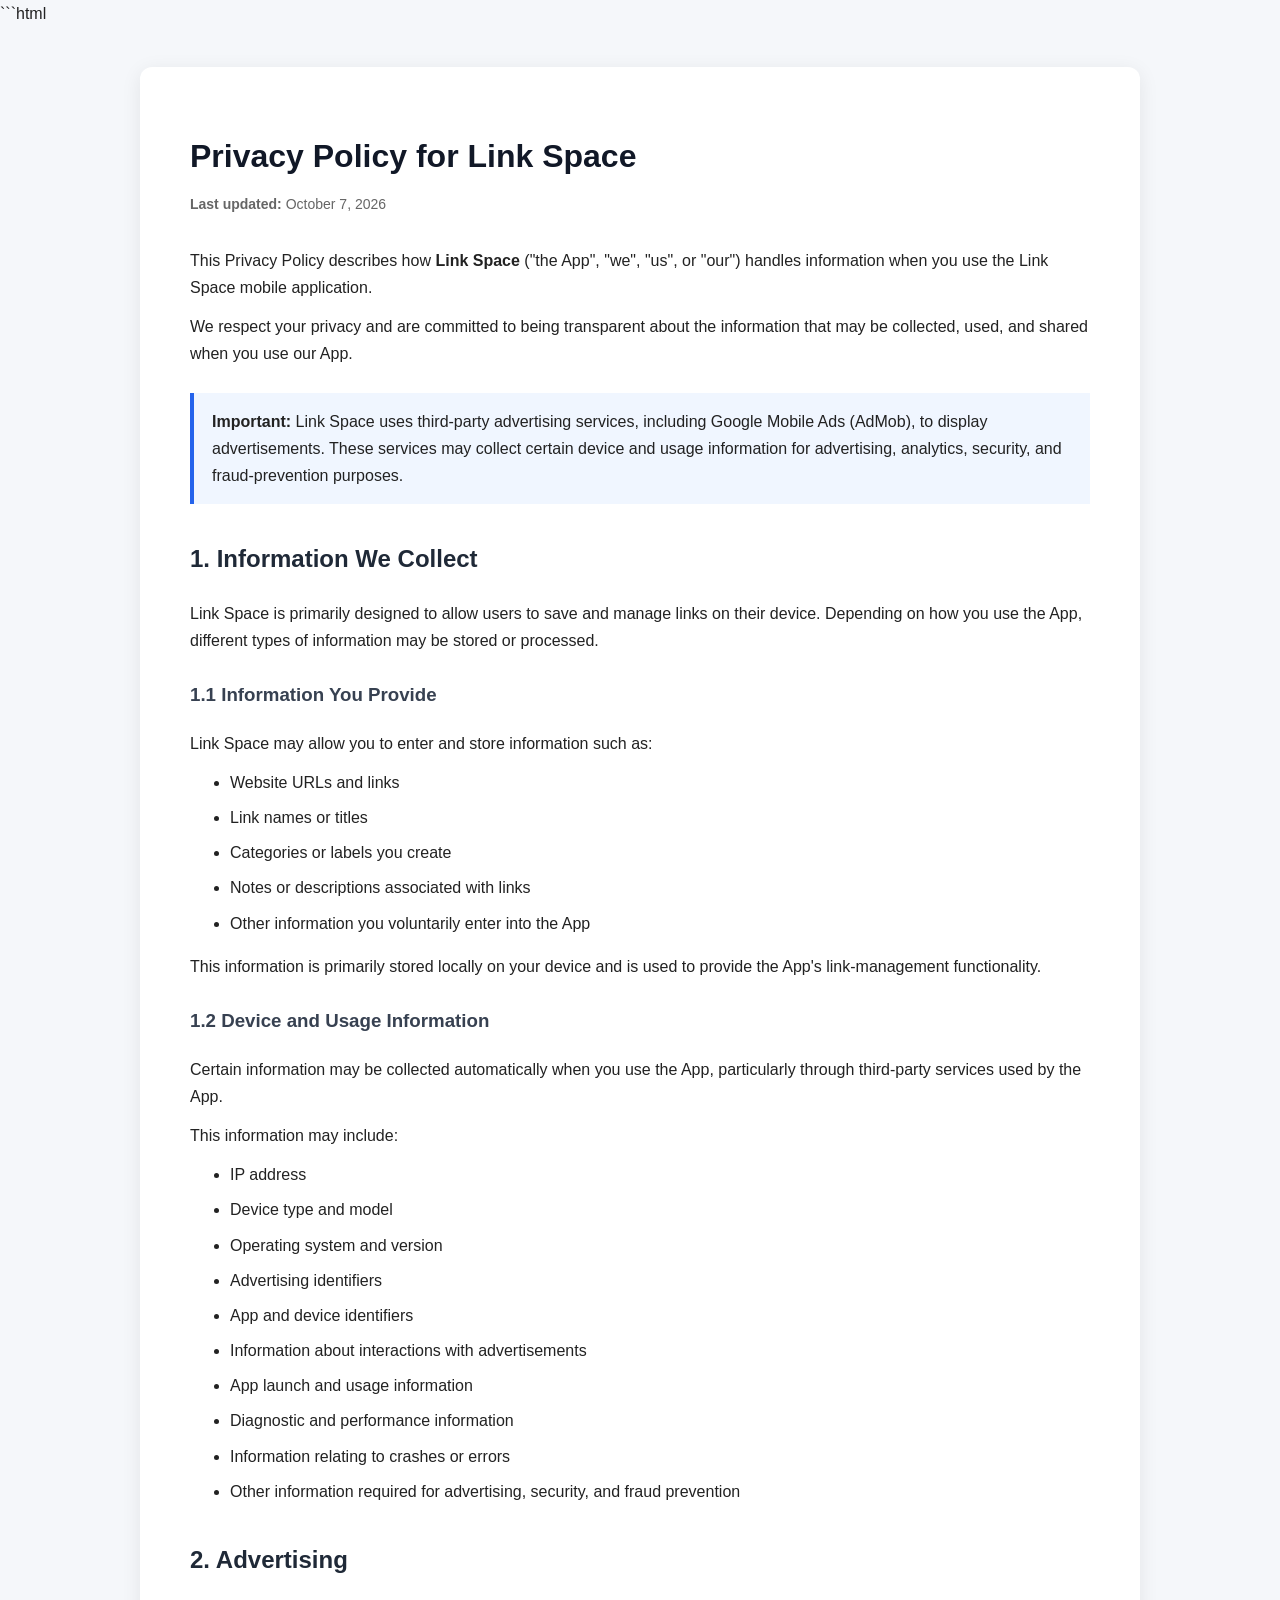
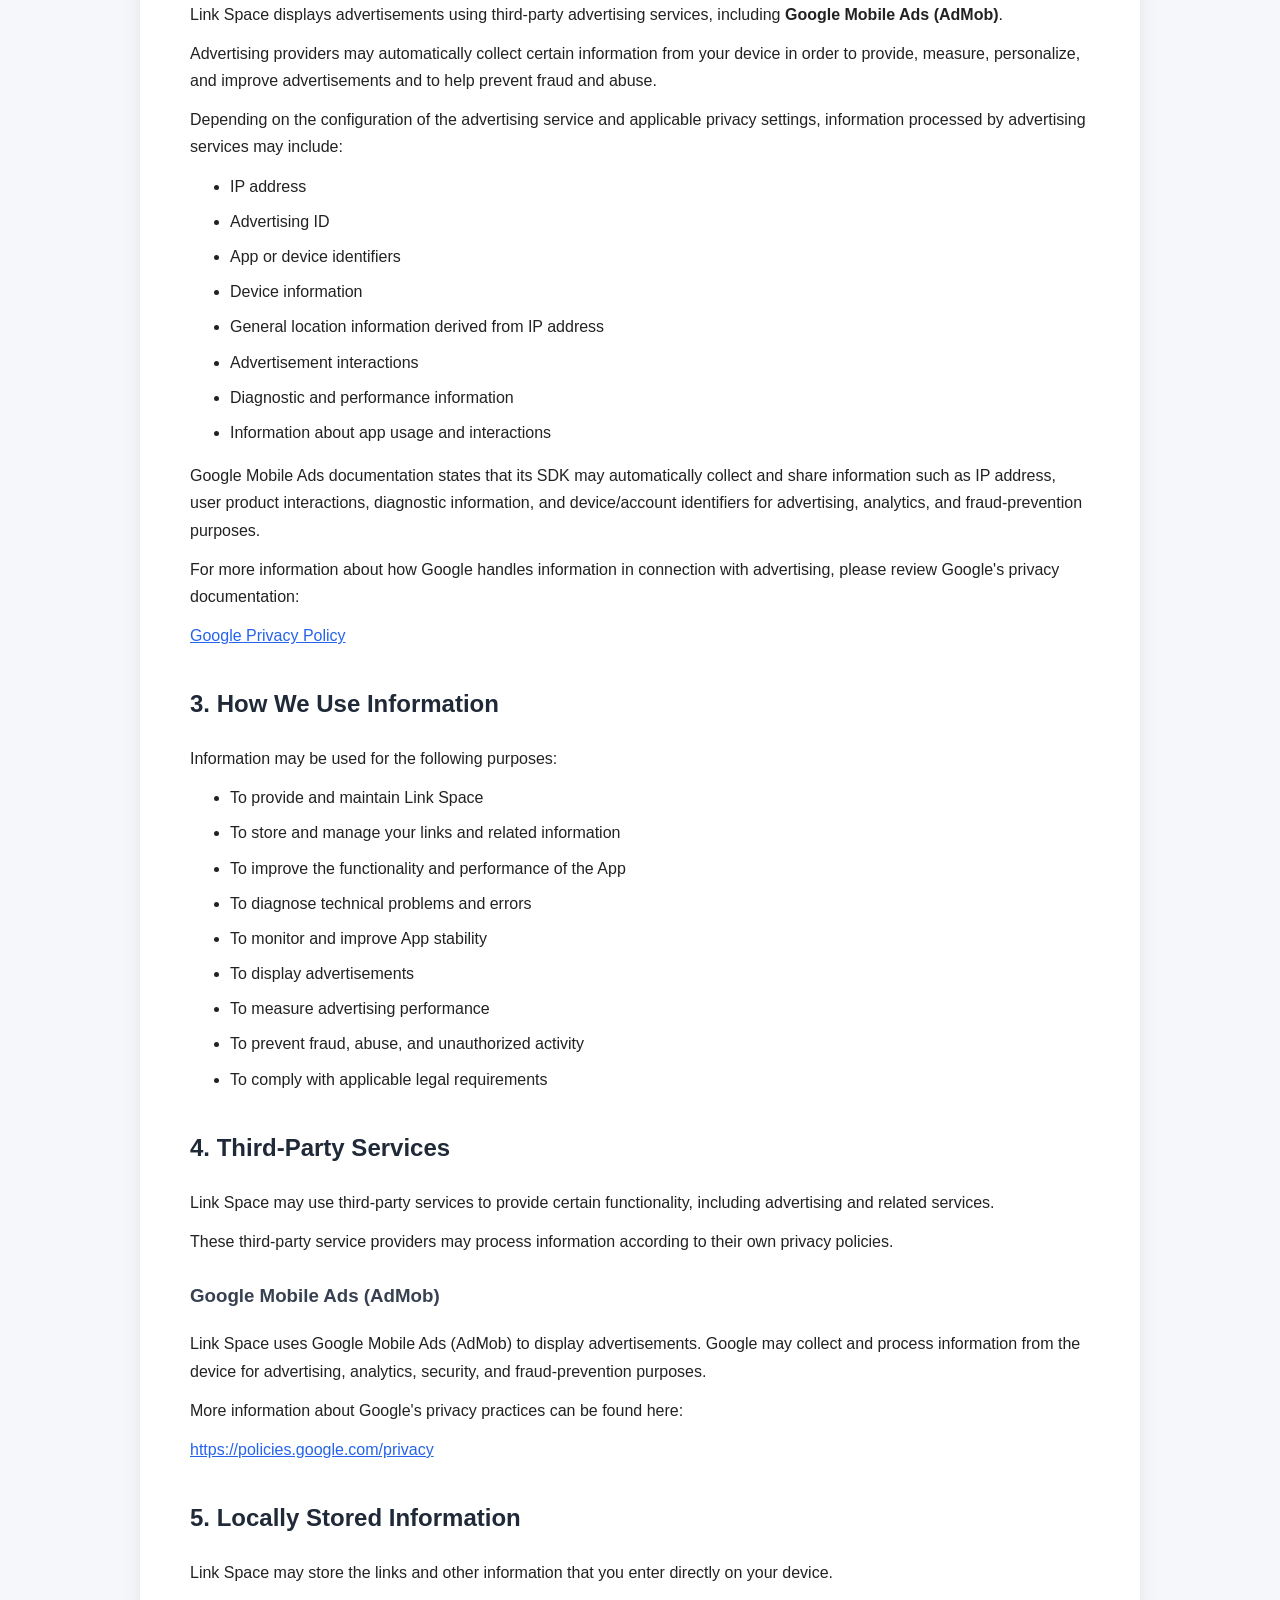
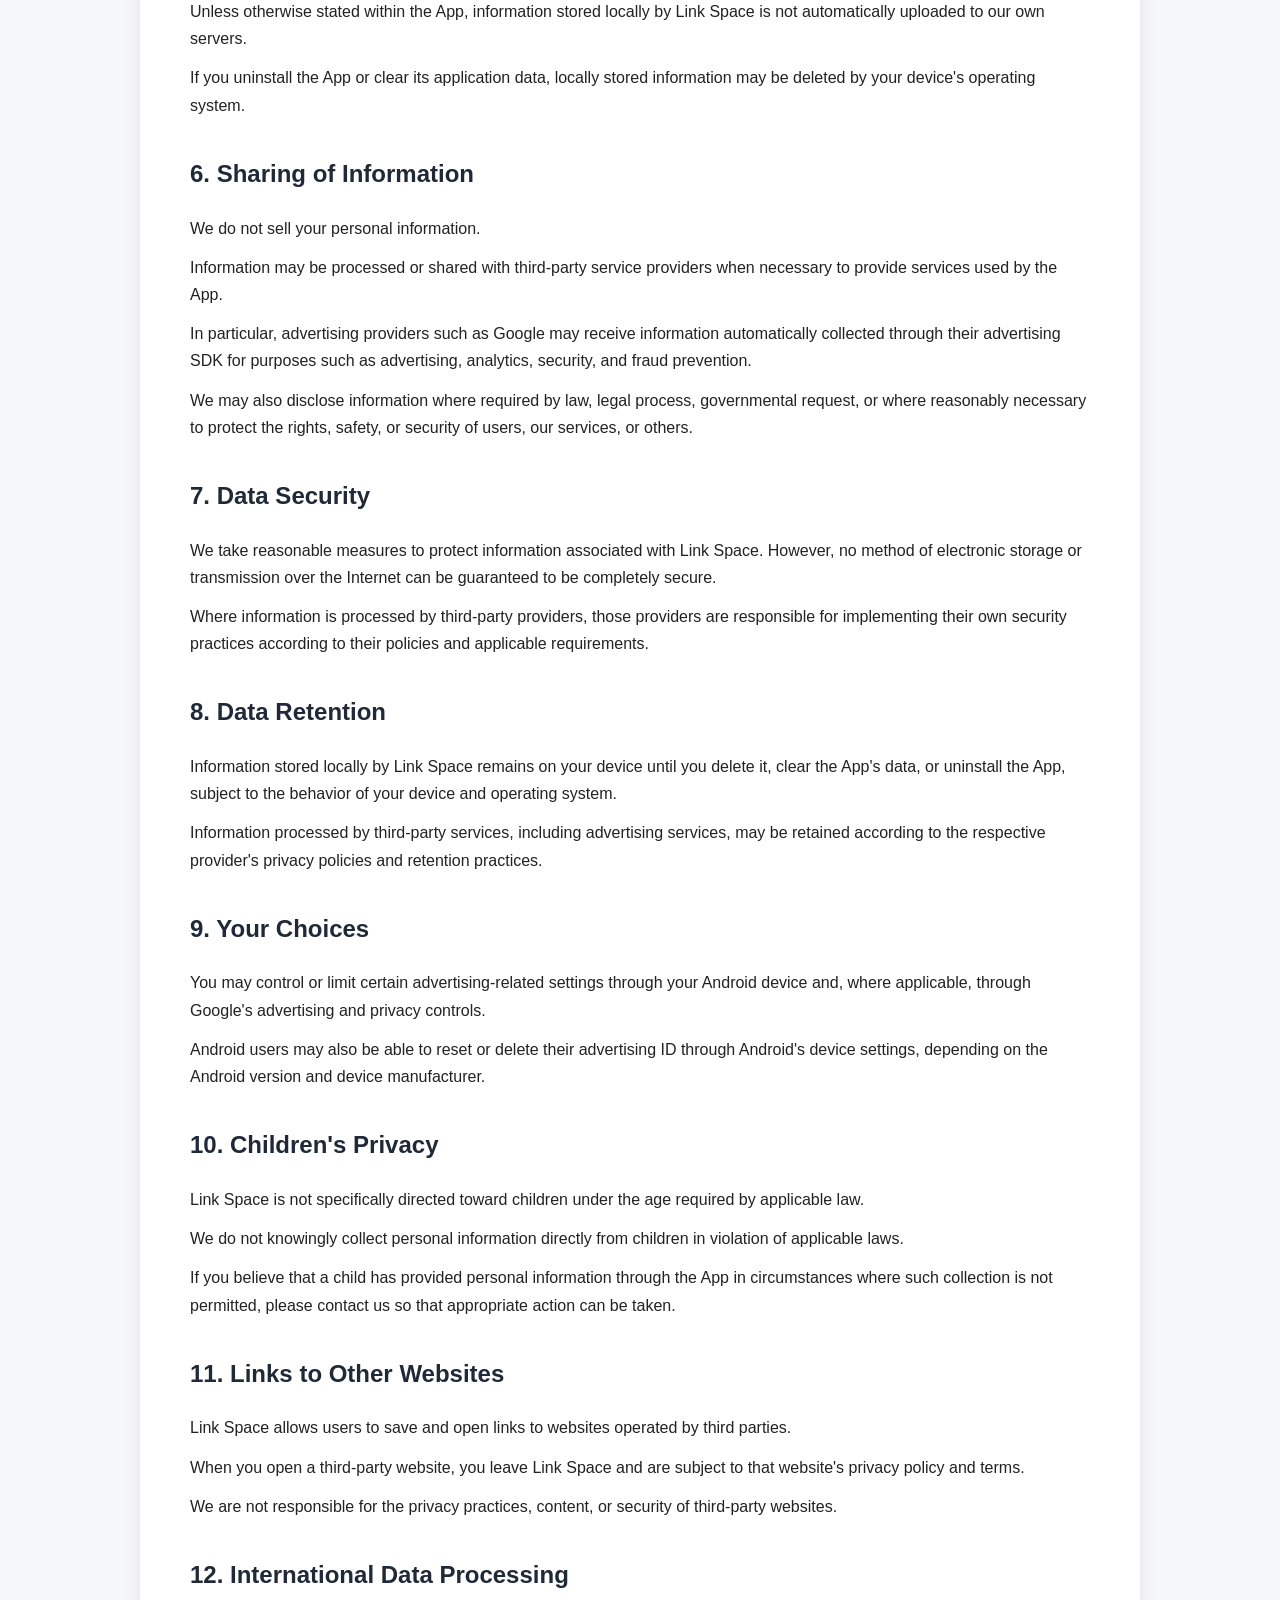
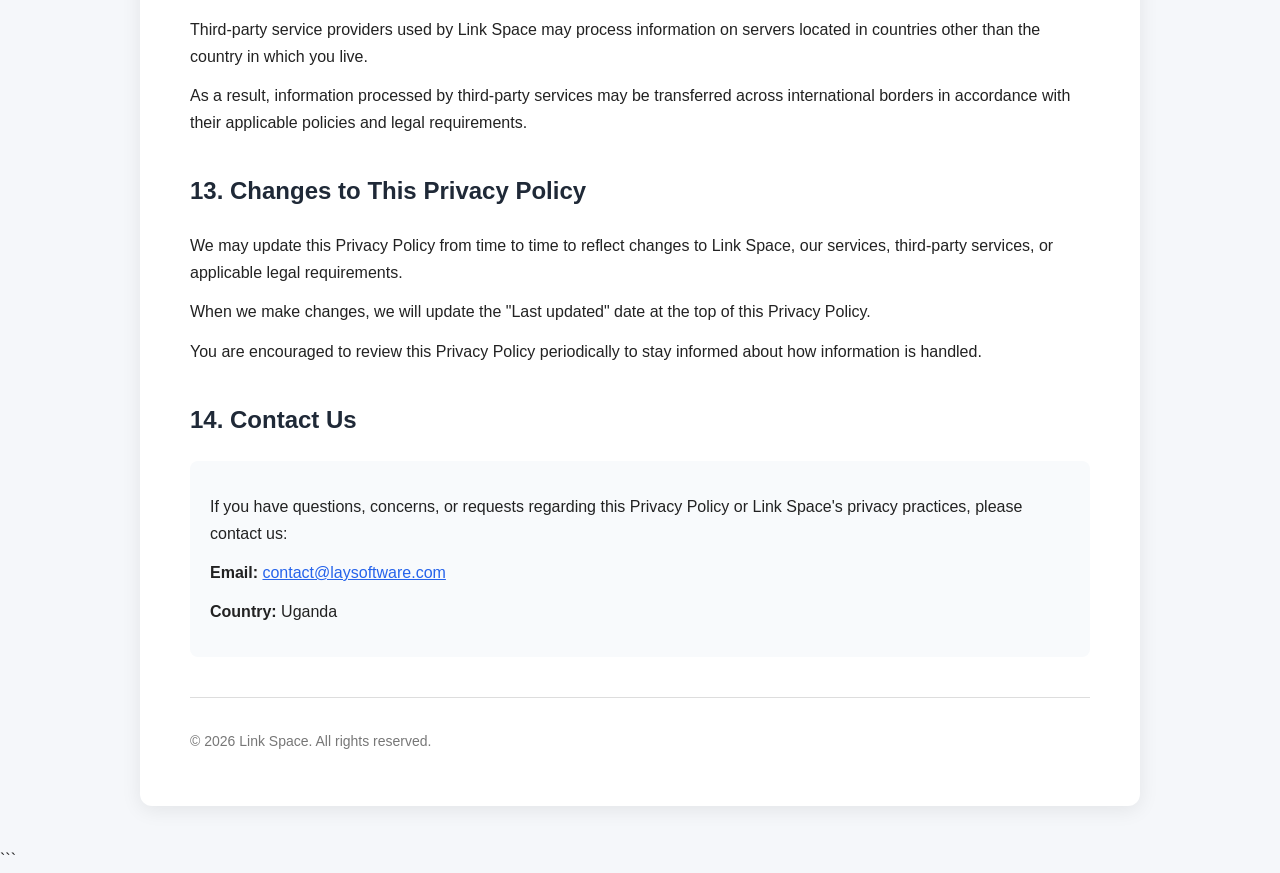
<file: linkspaceprivacypolicy.html>
```html
<!DOCTYPE html>
<html lang="en">
<head>
    <meta charset="UTF-8">
    <meta name="viewport" content="width=device-width, initial-scale=1.0">

    <title>Privacy Policy for Link Space</title>

    <meta name="description"
          content="Privacy Policy for Link Space. Learn how Link Space handles information, advertising, device data, and privacy.">

    <style>
        body {
            font-family: Arial, Helvetica, sans-serif;
            line-height: 1.7;
            color: #222;
            background: #f5f7fa;
            margin: 0;
            padding: 0;
        }

        .container {
            max-width: 900px;
            margin: 40px auto;
            background: #ffffff;
            padding: 40px 50px;
            border-radius: 12px;
            box-shadow: 0 4px 20px rgba(0, 0, 0, 0.08);
        }

        h1 {
            color: #111827;
            margin-bottom: 10px;
        }

        h2 {
            color: #1f2937;
            margin-top: 35px;
        }

        h3 {
            color: #374151;
            margin-top: 25px;
        }

        p {
            margin: 12px 0;
        }

        ul {
            margin-top: 10px;
        }

        li {
            margin-bottom: 8px;
        }

        .updated {
            color: #666;
            font-size: 14px;
            margin-bottom: 30px;
        }

        .notice {
            background: #f0f6ff;
            border-left: 4px solid #2563eb;
            padding: 15px 18px;
            margin: 25px 0;
        }

        .contact {
            background: #f8fafc;
            padding: 20px;
            border-radius: 8px;
            margin-top: 20px;
        }

        a {
            color: #2563eb;
        }

        footer {
            margin-top: 40px;
            padding-top: 20px;
            border-top: 1px solid #ddd;
            color: #777;
            font-size: 14px;
        }

        @media (max-width: 600px) {
            .container {
                margin: 0;
                padding: 25px 20px;
                border-radius: 0;
            }
        }
    </style>
</head>

<body>

<div class="container">

    <h1>Privacy Policy for Link Space</h1>

    <div class="updated">
        <strong>Last updated:</strong> October 7, 2026
    </div>

    <p>
        This Privacy Policy describes how <strong>Link Space</strong> ("the App",
        "we", "us", or "our") handles information when you use the Link Space
        mobile application.
    </p>

    <p>
        We respect your privacy and are committed to being transparent about
        the information that may be collected, used, and shared when you use
        our App.
    </p>

    <div class="notice">
        <strong>Important:</strong> Link Space uses third-party advertising
        services, including Google Mobile Ads (AdMob), to display advertisements.
        These services may collect certain device and usage information for
        advertising, analytics, security, and fraud-prevention purposes.
    </div>


    <h2>1. Information We Collect</h2>

    <p>
        Link Space is primarily designed to allow users to save and manage
        links on their device. Depending on how you use the App, different
        types of information may be stored or processed.
    </p>


    <h3>1.1 Information You Provide</h3>

    <p>
        Link Space may allow you to enter and store information such as:
    </p>

    <ul>
        <li>Website URLs and links</li>
        <li>Link names or titles</li>
        <li>Categories or labels you create</li>
        <li>Notes or descriptions associated with links</li>
        <li>Other information you voluntarily enter into the App</li>
    </ul>

    <p>
        This information is primarily stored locally on your device and is
        used to provide the App's link-management functionality.
    </p>


    <h3>1.2 Device and Usage Information</h3>

    <p>
        Certain information may be collected automatically when you use the
        App, particularly through third-party services used by the App.
    </p>

    <p>
        This information may include:
    </p>

    <ul>
        <li>IP address</li>
        <li>Device type and model</li>
        <li>Operating system and version</li>
        <li>Advertising identifiers</li>
        <li>App and device identifiers</li>
        <li>Information about interactions with advertisements</li>
        <li>App launch and usage information</li>
        <li>Diagnostic and performance information</li>
        <li>Information relating to crashes or errors</li>
        <li>Other information required for advertising, security, and fraud prevention</li>
    </ul>


    <h2>2. Advertising</h2>

    <p>
        Link Space displays advertisements using third-party advertising
        services, including <strong>Google Mobile Ads (AdMob)</strong>.
    </p>

    <p>
        Advertising providers may automatically collect certain information
        from your device in order to provide, measure, personalize, and
        improve advertisements and to help prevent fraud and abuse.
    </p>

    <p>
        Depending on the configuration of the advertising service and applicable
        privacy settings, information processed by advertising services may
        include:
    </p>

    <ul>
        <li>IP address</li>
        <li>Advertising ID</li>
        <li>App or device identifiers</li>
        <li>Device information</li>
        <li>General location information derived from IP address</li>
        <li>Advertisement interactions</li>
        <li>Diagnostic and performance information</li>
        <li>Information about app usage and interactions</li>
    </ul>

    <p>
        Google Mobile Ads documentation states that its SDK may automatically
        collect and share information such as IP address, user product
        interactions, diagnostic information, and device/account identifiers
        for advertising, analytics, and fraud-prevention purposes.
    </p>

    <p>
        For more information about how Google handles information in connection
        with advertising, please review Google's privacy documentation:
    </p>

    <p>
        <a href="https://policies.google.com/privacy" target="_blank"
           rel="noopener noreferrer">
            Google Privacy Policy
        </a>
    </p>


    <h2>3. How We Use Information</h2>

    <p>
        Information may be used for the following purposes:
    </p>

    <ul>
        <li>To provide and maintain Link Space</li>
        <li>To store and manage your links and related information</li>
        <li>To improve the functionality and performance of the App</li>
        <li>To diagnose technical problems and errors</li>
        <li>To monitor and improve App stability</li>
        <li>To display advertisements</li>
        <li>To measure advertising performance</li>
        <li>To prevent fraud, abuse, and unauthorized activity</li>
        <li>To comply with applicable legal requirements</li>
    </ul>


    <h2>4. Third-Party Services</h2>

    <p>
        Link Space may use third-party services to provide certain functionality,
        including advertising and related services.
    </p>

    <p>
        These third-party service providers may process information according
        to their own privacy policies.
    </p>

    <h3>Google Mobile Ads (AdMob)</h3>

    <p>
        Link Space uses Google Mobile Ads (AdMob) to display advertisements.
        Google may collect and process information from the device for
        advertising, analytics, security, and fraud-prevention purposes.
    </p>

    <p>
        More information about Google's privacy practices can be found here:
    </p>

    <p>
        <a href="https://policies.google.com/privacy" target="_blank"
           rel="noopener noreferrer">
            https://policies.google.com/privacy
        </a>
    </p>


    <h2>5. Locally Stored Information</h2>

    <p>
        Link Space may store the links and other information that you enter
        directly on your device.
    </p>

    <p>
        Unless otherwise stated within the App, information stored locally
        by Link Space is not automatically uploaded to our own servers.
    </p>

    <p>
        If you uninstall the App or clear its application data, locally stored
        information may be deleted by your device's operating system.
    </p>


    <h2>6. Sharing of Information</h2>

    <p>
        We do not sell your personal information.
    </p>

    <p>
        Information may be processed or shared with third-party service
        providers when necessary to provide services used by the App.
    </p>

    <p>
        In particular, advertising providers such as Google may receive
        information automatically collected through their advertising SDK
        for purposes such as advertising, analytics, security, and fraud
        prevention.
    </p>

    <p>
        We may also disclose information where required by law, legal process,
        governmental request, or where reasonably necessary to protect the
        rights, safety, or security of users, our services, or others.
    </p>


    <h2>7. Data Security</h2>

    <p>
        We take reasonable measures to protect information associated with
        Link Space. However, no method of electronic storage or transmission
        over the Internet can be guaranteed to be completely secure.
    </p>

    <p>
        Where information is processed by third-party providers, those
        providers are responsible for implementing their own security
        practices according to their policies and applicable requirements.
    </p>


    <h2>8. Data Retention</h2>

    <p>
        Information stored locally by Link Space remains on your device until
        you delete it, clear the App's data, or uninstall the App, subject to
        the behavior of your device and operating system.
    </p>

    <p>
        Information processed by third-party services, including advertising
        services, may be retained according to the respective provider's
        privacy policies and retention practices.
    </p>


    <h2>9. Your Choices</h2>

    <p>
        You may control or limit certain advertising-related settings through
        your Android device and, where applicable, through Google's advertising
        and privacy controls.
    </p>

    <p>
        Android users may also be able to reset or delete their advertising
        ID through Android's device settings, depending on the Android version
        and device manufacturer.
    </p>


    <h2>10. Children's Privacy</h2>

    <p>
        Link Space is not specifically directed toward children under the age
        required by applicable law.
    </p>

    <p>
        We do not knowingly collect personal information directly from children
        in violation of applicable laws.
    </p>

    <p>
        If you believe that a child has provided personal information through
        the App in circumstances where such collection is not permitted,
        please contact us so that appropriate action can be taken.
    </p>


    <h2>11. Links to Other Websites</h2>

    <p>
        Link Space allows users to save and open links to websites operated
        by third parties.
    </p>

    <p>
        When you open a third-party website, you leave Link Space and are
        subject to that website's privacy policy and terms.
    </p>

    <p>
        We are not responsible for the privacy practices, content, or security
        of third-party websites.
    </p>


    <h2>12. International Data Processing</h2>

    <p>
        Third-party service providers used by Link Space may process information
        on servers located in countries other than the country in which you live.
    </p>

    <p>
        As a result, information processed by third-party services may be
        transferred across international borders in accordance with their
        applicable policies and legal requirements.
    </p>


    <h2>13. Changes to This Privacy Policy</h2>

    <p>
        We may update this Privacy Policy from time to time to reflect changes
        to Link Space, our services, third-party services, or applicable legal
        requirements.
    </p>

    <p>
        When we make changes, we will update the "Last updated" date at the
        top of this Privacy Policy.
    </p>

    <p>
        You are encouraged to review this Privacy Policy periodically to stay
        informed about how information is handled.
    </p>


    <h2>14. Contact Us</h2>

    <div class="contact">

        <p>
            If you have questions, concerns, or requests regarding this
            Privacy Policy or Link Space's privacy practices, please contact us:
        </p>

        <p>
            <strong>Email:</strong>
            <a href="mailto:contact@laysoftware.com">
                contact@laysoftware.com
            </a>
        </p>

        <p>
            <strong>Country:</strong> Uganda
        </p>

    </div>


    <footer>
        <p>
            &copy; 2026 Link Space. All rights reserved.
        </p>
    </footer>

</div>

</body>
</html>
```
</file>
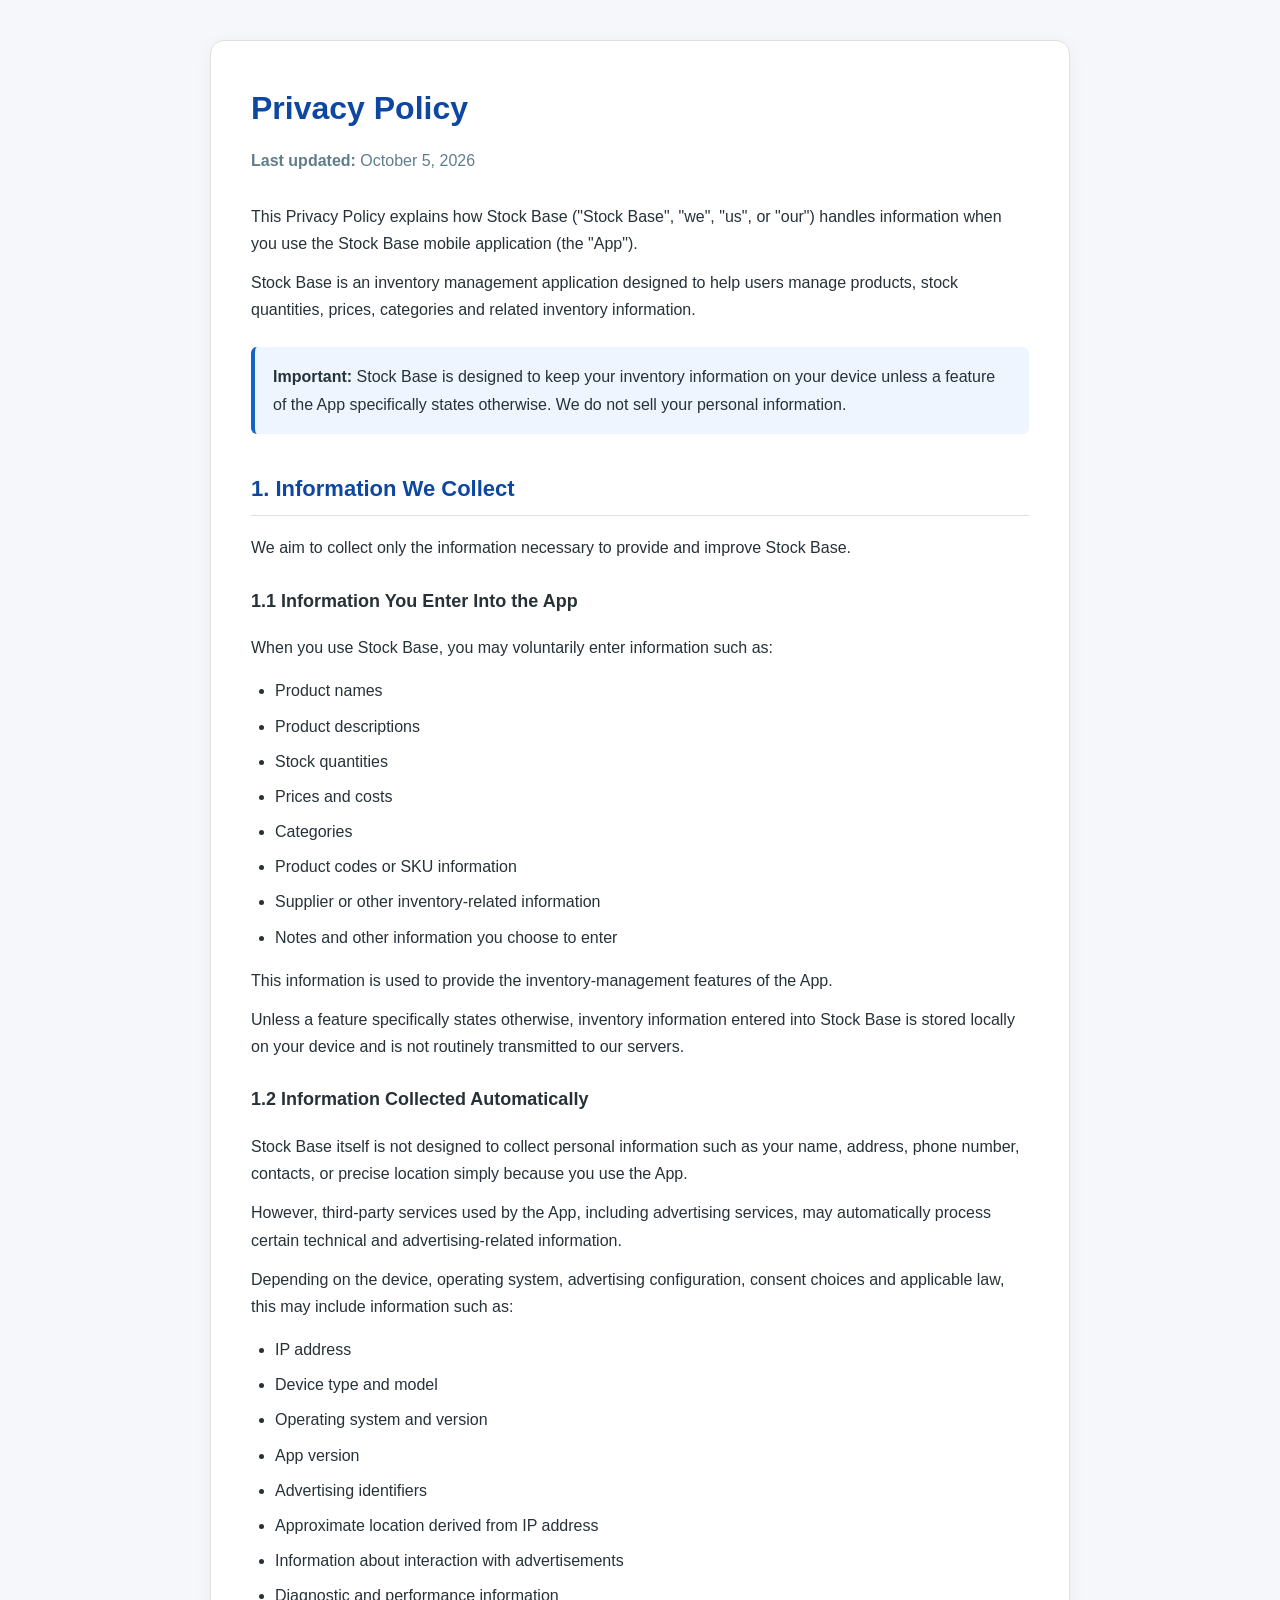
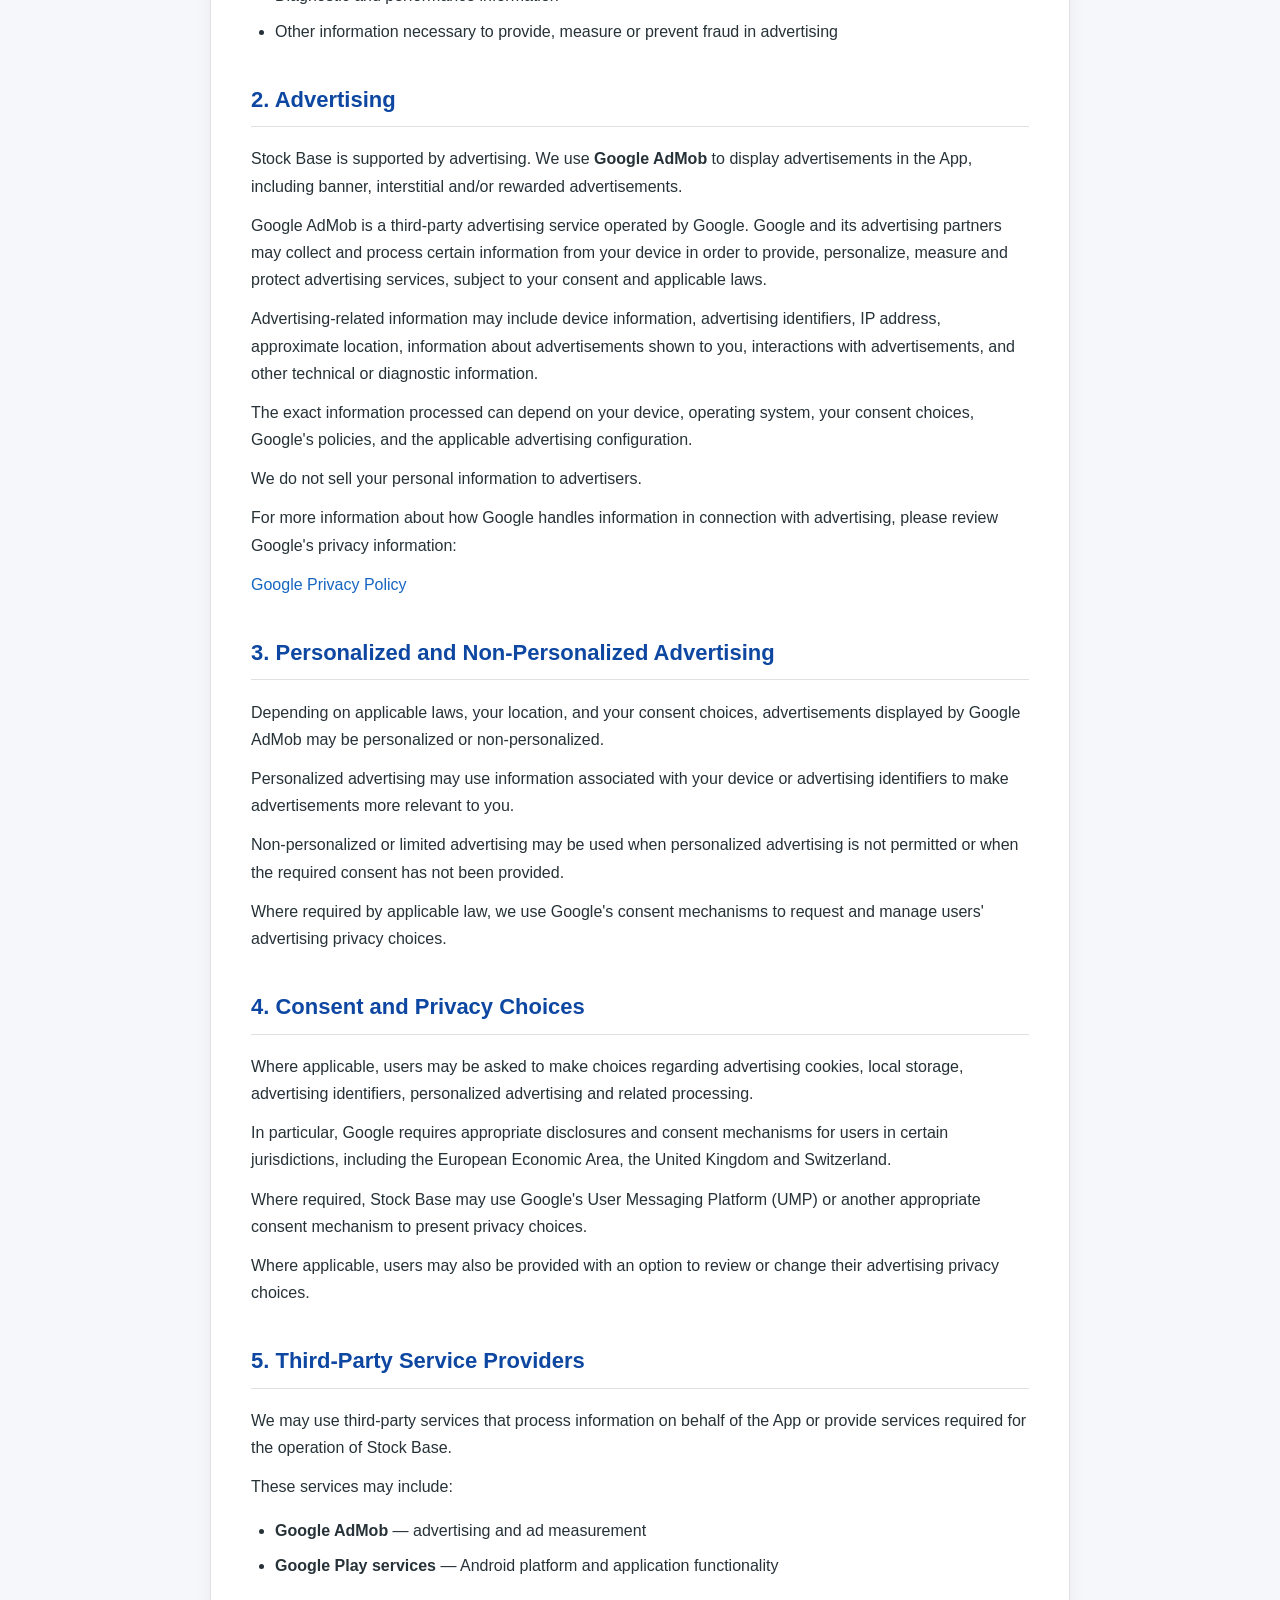
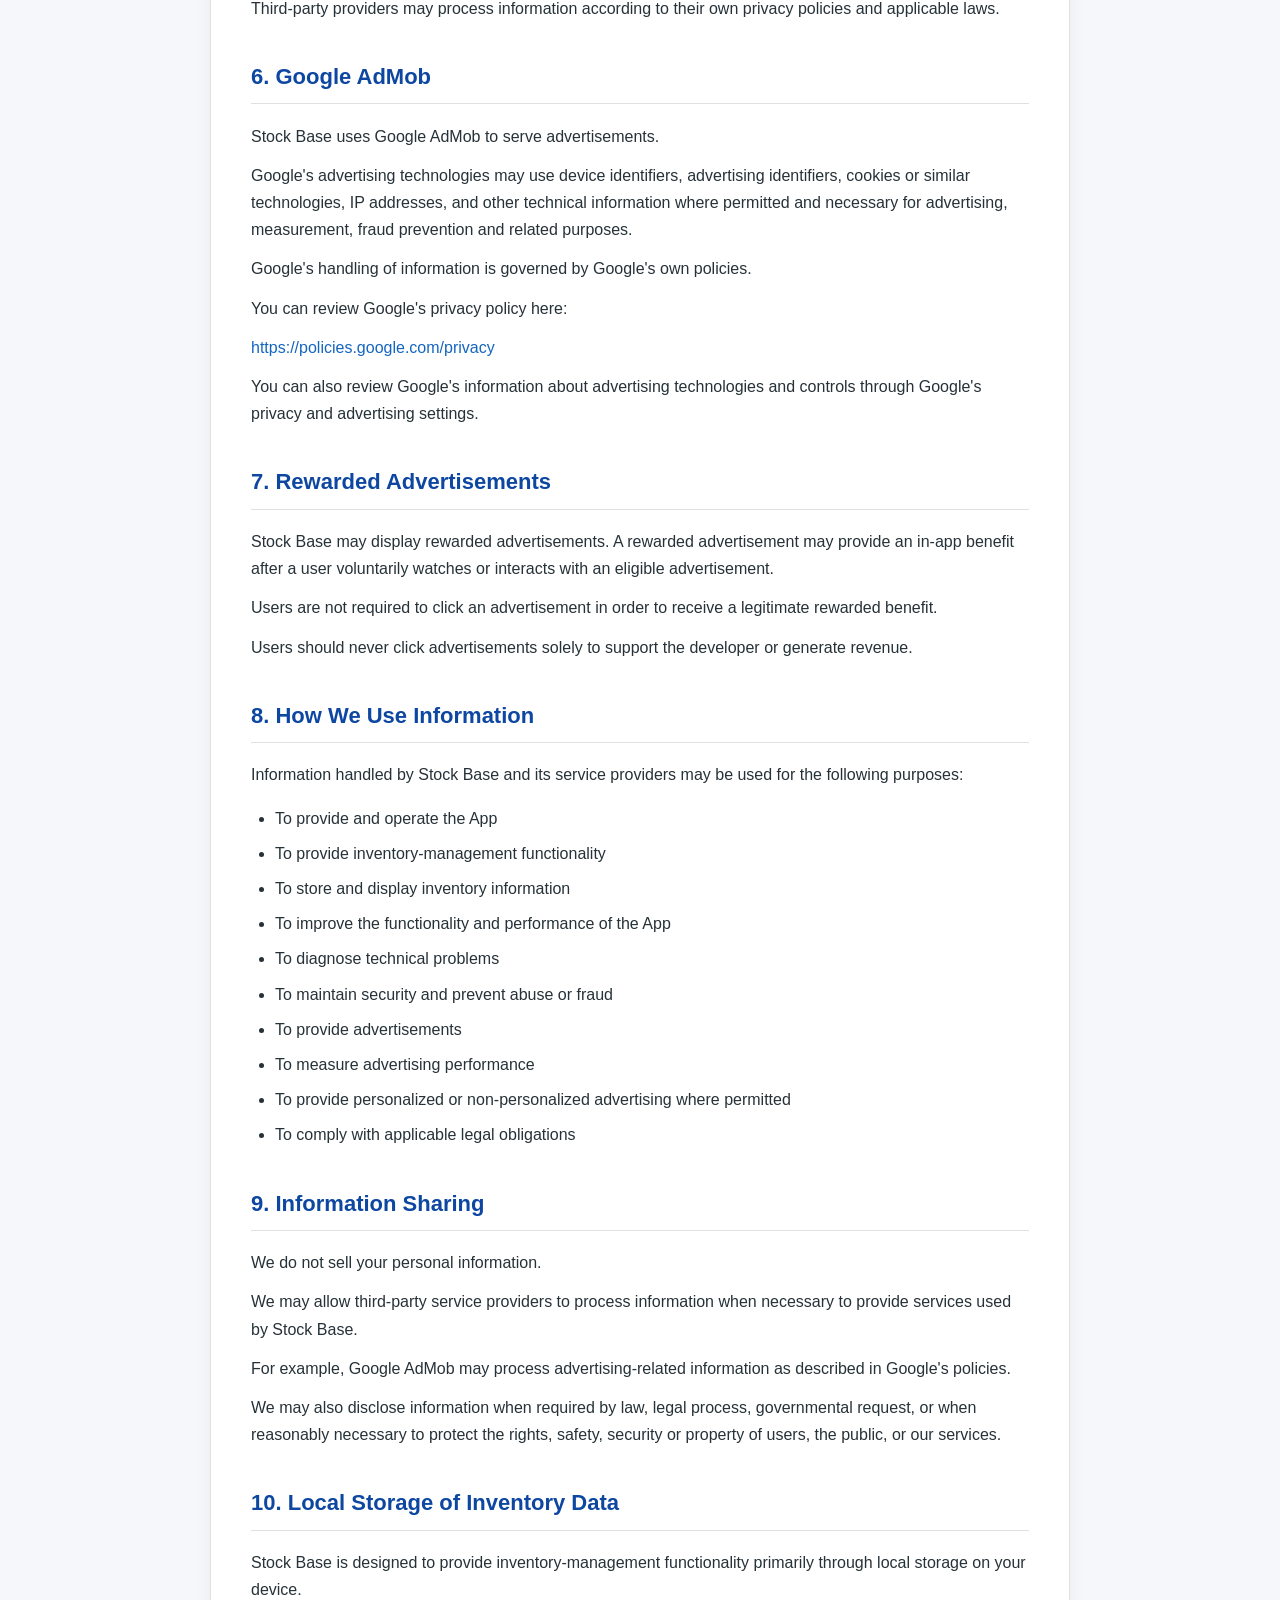
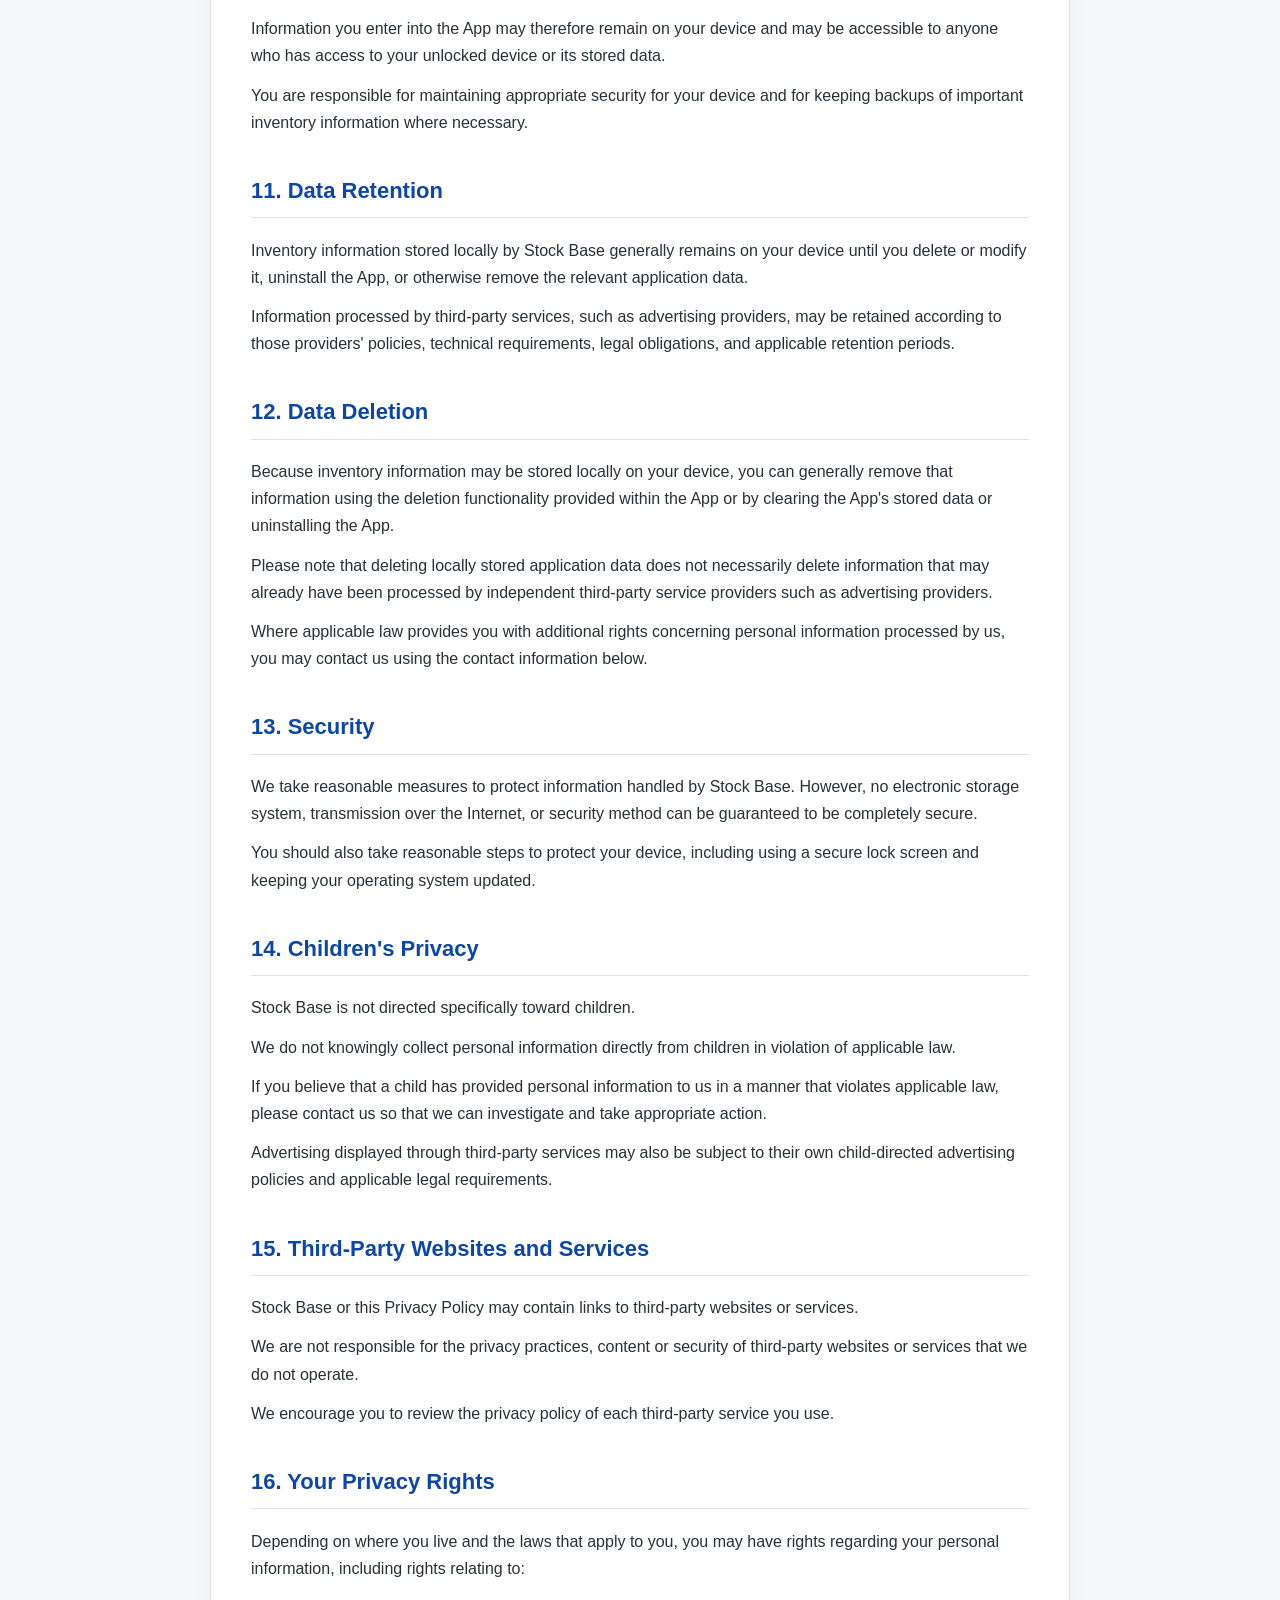
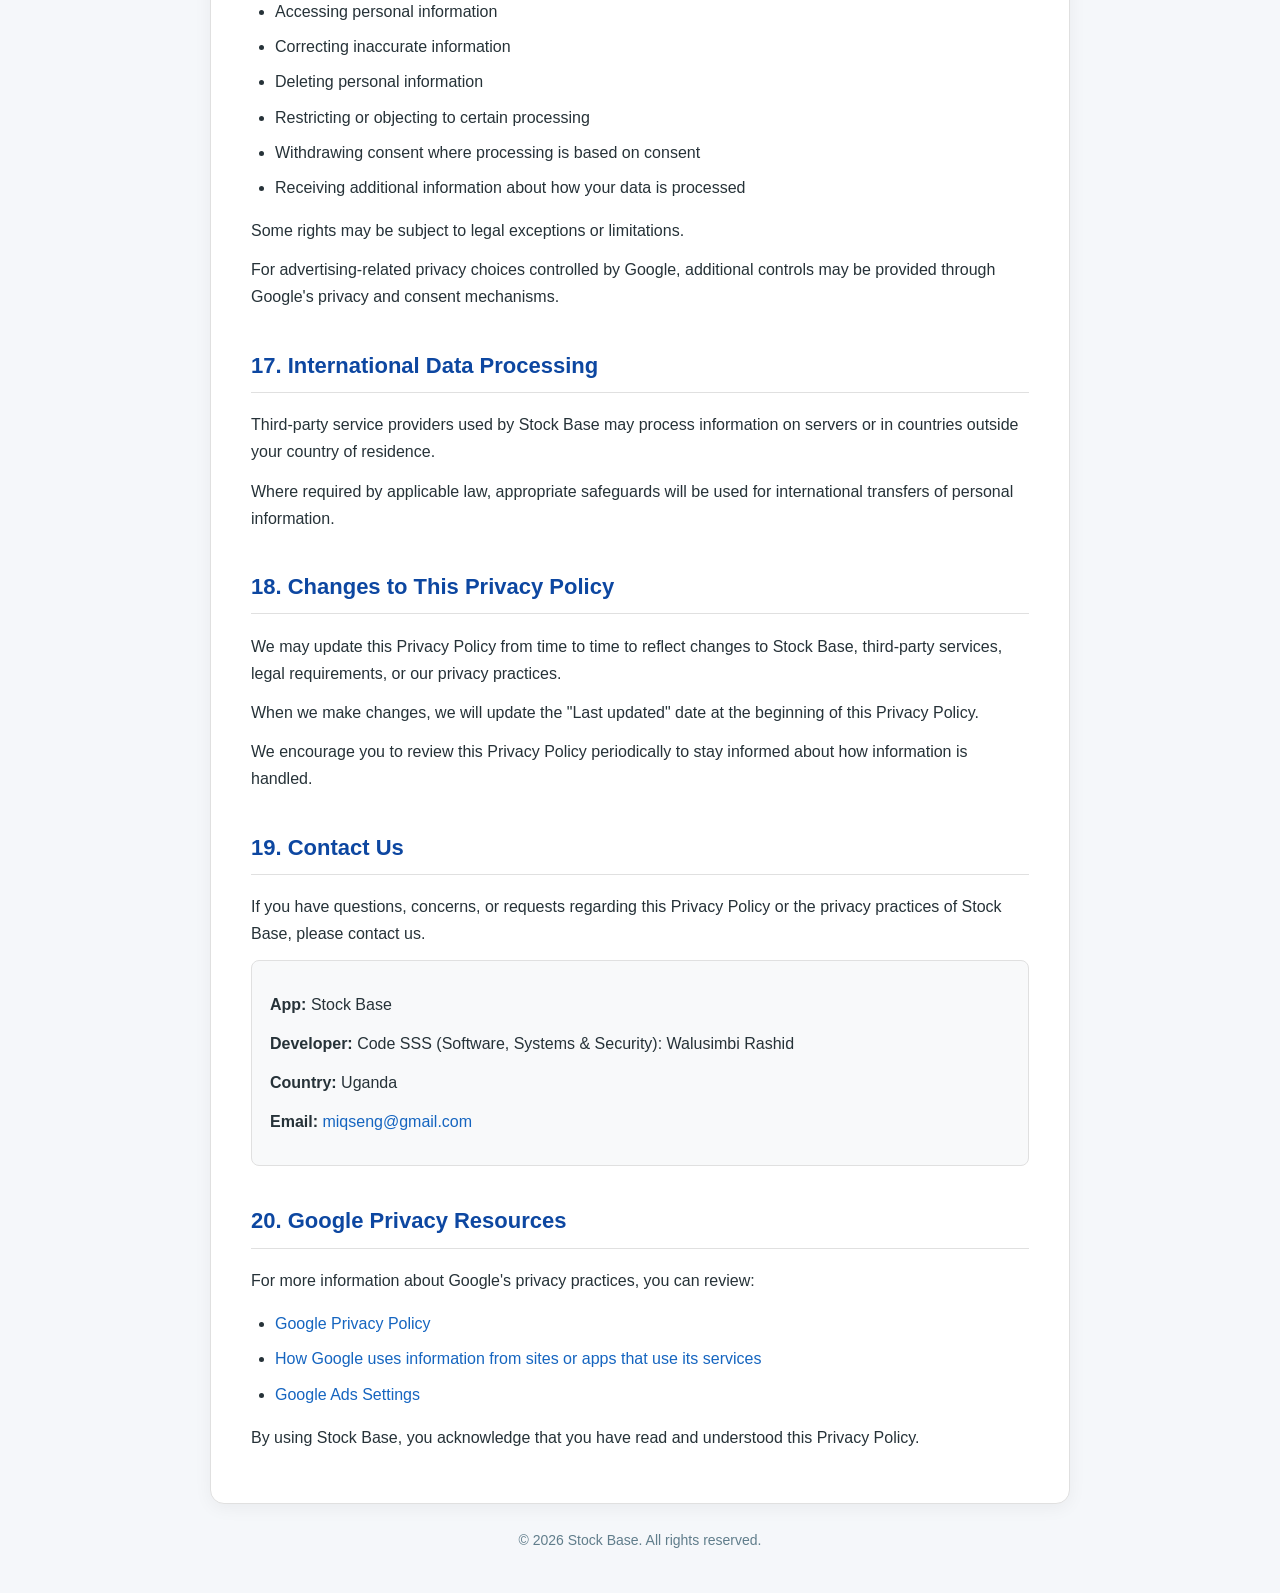
<file: stockbaseprivacypolicy.html>
<!DOCTYPE html>
<html lang="en">
<head>
    <meta charset="UTF-8">
    <meta name="viewport" content="width=device-width, initial-scale=1.0">

    <title>Privacy Policy - Stock Base</title>

    <meta
        name="description"
        content="Privacy Policy for Stock Base, an inventory management application."
    >

    <style>
        :root {
            --primary: #1565c0;
            --primary-dark: #0d47a1;
            --background: #f5f7fa;
            --surface: #ffffff;
            --text: #263238;
            --muted: #607d8b;
            --border: #e0e0e0;
        }

        * {
            box-sizing: border-box;
        }

        body {
            margin: 0;
            padding: 0;
            background: var(--background);
            color: var(--text);
            font-family:
                -apple-system,
                BlinkMacSystemFont,
                "Segoe UI",
                Roboto,
                Helvetica,
                Arial,
                sans-serif;
            line-height: 1.7;
        }

        .container {
            max-width: 900px;
            margin: 40px auto;
            padding: 0 20px;
        }

        .card {
            background: var(--surface);
            border: 1px solid var(--border);
            border-radius: 14px;
            padding: 40px;
            box-shadow: 0 4px 18px rgba(0, 0, 0, 0.05);
        }

        h1 {
            margin-top: 0;
            margin-bottom: 8px;
            color: var(--primary-dark);
            font-size: 32px;
        }

        h2 {
            margin-top: 36px;
            padding-bottom: 8px;
            border-bottom: 1px solid var(--border);
            color: var(--primary-dark);
            font-size: 22px;
        }

        h3 {
            margin-top: 24px;
            color: var(--text);
            font-size: 18px;
        }

        p {
            margin: 12px 0;
        }

        ul {
            padding-left: 24px;
        }

        li {
            margin: 8px 0;
        }

        .updated {
            color: var(--muted);
            margin-bottom: 28px;
        }

        .notice {
            background: #eef5ff;
            border-left: 4px solid var(--primary);
            padding: 16px 18px;
            margin: 24px 0;
            border-radius: 6px;
        }

        .contact {
            background: #f8f9fa;
            border: 1px solid var(--border);
            padding: 18px;
            border-radius: 8px;
        }

        a {
            color: var(--primary);
            text-decoration: none;
        }

        a:hover {
            text-decoration: underline;
        }

        footer {
            text-align: center;
            color: var(--muted);
            margin: 25px 0 40px;
            font-size: 14px;
        }

        @media (max-width: 650px) {
            .container {
                margin: 20px auto;
                padding: 0 12px;
            }

            .card {
                padding: 24px 20px;
            }

            h1 {
                font-size: 27px;
            }

            h2 {
                font-size: 20px;
            }
        }
    </style>
</head>

<body>

<div class="container">
    <main class="card">

        <h1>Privacy Policy</h1>

        <p class="updated">
            <strong>Last updated:</strong> October 5, 2026
        </p>

        <p>
            This Privacy Policy explains how Stock Base ("Stock Base", "we",
            "us", or "our") handles information when you use the Stock Base
            mobile application (the "App").
        </p>

        <p>
            Stock Base is an inventory management application designed to help
            users manage products, stock quantities, prices, categories and
            related inventory information.
        </p>

        <div class="notice">
            <strong>Important:</strong>
            Stock Base is designed to keep your inventory information on your
            device unless a feature of the App specifically states otherwise.
            We do not sell your personal information.
        </div>


        <h2>1. Information We Collect</h2>

        <p>
            We aim to collect only the information necessary to provide and
            improve Stock Base.
        </p>


        <h3>1.1 Information You Enter Into the App</h3>

        <p>
            When you use Stock Base, you may voluntarily enter information such
            as:
        </p>

        <ul>
            <li>Product names</li>
            <li>Product descriptions</li>
            <li>Stock quantities</li>
            <li>Prices and costs</li>
            <li>Categories</li>
            <li>Product codes or SKU information</li>
            <li>Supplier or other inventory-related information</li>
            <li>Notes and other information you choose to enter</li>
        </ul>

        <p>
            This information is used to provide the inventory-management
            features of the App.
        </p>

        <p>
            Unless a feature specifically states otherwise, inventory
            information entered into Stock Base is stored locally on your
            device and is not routinely transmitted to our servers.
        </p>


        <h3>1.2 Information Collected Automatically</h3>

        <p>
            Stock Base itself is not designed to collect personal information
            such as your name, address, phone number, contacts, or precise
            location simply because you use the App.
        </p>

        <p>
            However, third-party services used by the App, including advertising
            services, may automatically process certain technical and
            advertising-related information.
        </p>

        <p>
            Depending on the device, operating system, advertising
            configuration, consent choices and applicable law, this may
            include information such as:
        </p>

        <ul>
            <li>IP address</li>
            <li>Device type and model</li>
            <li>Operating system and version</li>
            <li>App version</li>
            <li>Advertising identifiers</li>
            <li>Approximate location derived from IP address</li>
            <li>Information about interaction with advertisements</li>
            <li>Diagnostic and performance information</li>
            <li>Other information necessary to provide, measure or prevent fraud in advertising</li>
        </ul>


        <h2>2. Advertising</h2>

        <p>
            Stock Base is supported by advertising. We use
            <strong>Google AdMob</strong> to display advertisements in the App,
            including banner, interstitial and/or rewarded advertisements.
        </p>

        <p>
            Google AdMob is a third-party advertising service operated by
            Google. Google and its advertising partners may collect and process
            certain information from your device in order to provide,
            personalize, measure and protect advertising services, subject to
            your consent and applicable laws.
        </p>

        <p>
            Advertising-related information may include device information,
            advertising identifiers, IP address, approximate location,
            information about advertisements shown to you, interactions with
            advertisements, and other technical or diagnostic information.
        </p>

        <p>
            The exact information processed can depend on your device,
            operating system, your consent choices, Google's policies, and the
            applicable advertising configuration.
        </p>

        <p>
            We do not sell your personal information to advertisers.
        </p>

        <p>
            For more information about how Google handles information in
            connection with advertising, please review Google's privacy
            information:
        </p>

        <p>
            <a
                href="https://policies.google.com/privacy"
                target="_blank"
                rel="noopener noreferrer"
            >
                Google Privacy Policy
            </a>
        </p>


        <h2>3. Personalized and Non-Personalized Advertising</h2>

        <p>
            Depending on applicable laws, your location, and your consent
            choices, advertisements displayed by Google AdMob may be
            personalized or non-personalized.
        </p>

        <p>
            Personalized advertising may use information associated with your
            device or advertising identifiers to make advertisements more
            relevant to you.
        </p>

        <p>
            Non-personalized or limited advertising may be used when
            personalized advertising is not permitted or when the required
            consent has not been provided.
        </p>

        <p>
            Where required by applicable law, we use Google's consent
            mechanisms to request and manage users' advertising privacy choices.
        </p>


        <h2>4. Consent and Privacy Choices</h2>

        <p>
            Where applicable, users may be asked to make choices regarding
            advertising cookies, local storage, advertising identifiers,
            personalized advertising and related processing.
        </p>

        <p>
            In particular, Google requires appropriate disclosures and consent
            mechanisms for users in certain jurisdictions, including the
            European Economic Area, the United Kingdom and Switzerland.
        </p>

        <p>
            Where required, Stock Base may use Google's User Messaging Platform
            (UMP) or another appropriate consent mechanism to present privacy
            choices.
        </p>

        <p>
            Where applicable, users may also be provided with an option to
            review or change their advertising privacy choices.
        </p>


        <h2>5. Third-Party Service Providers</h2>

        <p>
            We may use third-party services that process information on behalf
            of the App or provide services required for the operation of Stock
            Base.
        </p>

        <p>
            These services may include:
        </p>

        <ul>
            <li>
                <strong>Google AdMob</strong> — advertising and ad measurement
            </li>
            <li>
                <strong>Google Play services</strong> — Android platform and
                application functionality
            </li>
        </ul>

        <p>
            Third-party providers may process information according to their
            own privacy policies and applicable laws.
        </p>


        <h2>6. Google AdMob</h2>

        <p>
            Stock Base uses Google AdMob to serve advertisements.
        </p>

        <p>
            Google's advertising technologies may use device identifiers,
            advertising identifiers, cookies or similar technologies, IP
            addresses, and other technical information where permitted and
            necessary for advertising, measurement, fraud prevention and
            related purposes.
        </p>

        <p>
            Google's handling of information is governed by Google's own
            policies.
        </p>

        <p>
            You can review Google's privacy policy here:
        </p>

        <p>
            <a
                href="https://policies.google.com/privacy"
                target="_blank"
                rel="noopener noreferrer"
            >
                https://policies.google.com/privacy
            </a>
        </p>

        <p>
            You can also review Google's information about advertising
            technologies and controls through Google's privacy and advertising
            settings.
        </p>


        <h2>7. Rewarded Advertisements</h2>

        <p>
            Stock Base may display rewarded advertisements. A rewarded
            advertisement may provide an in-app benefit after a user voluntarily
            watches or interacts with an eligible advertisement.
        </p>

        <p>
            Users are not required to click an advertisement in order to receive
            a legitimate rewarded benefit.
        </p>

        <p>
            Users should never click advertisements solely to support the
            developer or generate revenue.
        </p>


        <h2>8. How We Use Information</h2>

        <p>
            Information handled by Stock Base and its service providers may be
            used for the following purposes:
        </p>

        <ul>
            <li>To provide and operate the App</li>
            <li>To provide inventory-management functionality</li>
            <li>To store and display inventory information</li>
            <li>To improve the functionality and performance of the App</li>
            <li>To diagnose technical problems</li>
            <li>To maintain security and prevent abuse or fraud</li>
            <li>To provide advertisements</li>
            <li>To measure advertising performance</li>
            <li>To provide personalized or non-personalized advertising where permitted</li>
            <li>To comply with applicable legal obligations</li>
        </ul>


        <h2>9. Information Sharing</h2>

        <p>
            We do not sell your personal information.
        </p>

        <p>
            We may allow third-party service providers to process information
            when necessary to provide services used by Stock Base.
        </p>

        <p>
            For example, Google AdMob may process advertising-related
            information as described in Google's policies.
        </p>

        <p>
            We may also disclose information when required by law, legal
            process, governmental request, or when reasonably necessary to
            protect the rights, safety, security or property of users, the
            public, or our services.
        </p>


        <h2>10. Local Storage of Inventory Data</h2>

        <p>
            Stock Base is designed to provide inventory-management functionality
            primarily through local storage on your device.
        </p>

        <p>
            Information you enter into the App may therefore remain on your
            device and may be accessible to anyone who has access to your
            unlocked device or its stored data.
        </p>

        <p>
            You are responsible for maintaining appropriate security for your
            device and for keeping backups of important inventory information
            where necessary.
        </p>


        <h2>11. Data Retention</h2>

        <p>
            Inventory information stored locally by Stock Base generally remains
            on your device until you delete or modify it, uninstall the App, or
            otherwise remove the relevant application data.
        </p>

        <p>
            Information processed by third-party services, such as advertising
            providers, may be retained according to those providers' policies,
            technical requirements, legal obligations, and applicable retention
            periods.
        </p>


        <h2>12. Data Deletion</h2>

        <p>
            Because inventory information may be stored locally on your device,
            you can generally remove that information using the deletion
            functionality provided within the App or by clearing the App's
            stored data or uninstalling the App.
        </p>

        <p>
            Please note that deleting locally stored application data does not
            necessarily delete information that may already have been processed
            by independent third-party service providers such as advertising
            providers.
        </p>

        <p>
            Where applicable law provides you with additional rights concerning
            personal information processed by us, you may contact us using the
            contact information below.
        </p>


        <h2>13. Security</h2>

        <p>
            We take reasonable measures to protect information handled by Stock
            Base. However, no electronic storage system, transmission over the
            Internet, or security method can be guaranteed to be completely
            secure.
        </p>

        <p>
            You should also take reasonable steps to protect your device,
            including using a secure lock screen and keeping your operating
            system updated.
        </p>


        <h2>14. Children's Privacy</h2>

        <p>
            Stock Base is not directed specifically toward children.
        </p>

        <p>
            We do not knowingly collect personal information directly from
            children in violation of applicable law.
        </p>

        <p>
            If you believe that a child has provided personal information to us
            in a manner that violates applicable law, please contact us so that
            we can investigate and take appropriate action.
        </p>

        <p>
            Advertising displayed through third-party services may also be
            subject to their own child-directed advertising policies and
            applicable legal requirements.
        </p>


        <h2>15. Third-Party Websites and Services</h2>

        <p>
            Stock Base or this Privacy Policy may contain links to third-party
            websites or services.
        </p>

        <p>
            We are not responsible for the privacy practices, content or
            security of third-party websites or services that we do not operate.
        </p>

        <p>
            We encourage you to review the privacy policy of each third-party
            service you use.
        </p>


        <h2>16. Your Privacy Rights</h2>

        <p>
            Depending on where you live and the laws that apply to you, you may
            have rights regarding your personal information, including rights
            relating to:
        </p>

        <ul>
            <li>Accessing personal information</li>
            <li>Correcting inaccurate information</li>
            <li>Deleting personal information</li>
            <li>Restricting or objecting to certain processing</li>
            <li>Withdrawing consent where processing is based on consent</li>
            <li>Receiving additional information about how your data is processed</li>
        </ul>

        <p>
            Some rights may be subject to legal exceptions or limitations.
        </p>

        <p>
            For advertising-related privacy choices controlled by Google,
            additional controls may be provided through Google's privacy and
            consent mechanisms.
        </p>


        <h2>17. International Data Processing</h2>

        <p>
            Third-party service providers used by Stock Base may process
            information on servers or in countries outside your country of
            residence.
        </p>

        <p>
            Where required by applicable law, appropriate safeguards will be
            used for international transfers of personal information.
        </p>


        <h2>18. Changes to This Privacy Policy</h2>

        <p>
            We may update this Privacy Policy from time to time to reflect
            changes to Stock Base, third-party services, legal requirements, or
            our privacy practices.
        </p>

        <p>
            When we make changes, we will update the "Last updated" date at the
            beginning of this Privacy Policy.
        </p>

        <p>
            We encourage you to review this Privacy Policy periodically to stay
            informed about how information is handled.
        </p>


        <h2>19. Contact Us</h2>

        <p>
            If you have questions, concerns, or requests regarding this Privacy
            Policy or the privacy practices of Stock Base, please contact us.
        </p>

        <div class="contact">

            <p>
                <strong>App:</strong> Stock Base
            </p>

            <p>
                <strong>Developer:</strong> Code SSS (Software, Systems &amp; Security): Walusimbi Rashid
            </p>

            <p>
                <strong>Country:</strong> Uganda
            </p>

            <p>
                <strong>Email:</strong>
                <a href="mailto:miqseng@gmail.com">
                    miqseng@gmail.com
                </a>
            </p>

        </div>


        <h2>20. Google Privacy Resources</h2>

        <p>
            For more information about Google's privacy practices, you can
            review:
        </p>

        <ul>
            <li>
                <a
                    href="https://policies.google.com/privacy"
                    target="_blank"
                    rel="noopener noreferrer"
                >
                    Google Privacy Policy
                </a>
            </li>

            <li>
                <a
                    href="https://policies.google.com/technologies/partner-sites"
                    target="_blank"
                    rel="noopener noreferrer"
                >
                    How Google uses information from sites or apps that use its services
                </a>
            </li>

            <li>
                <a
                    href="https://adssettings.google.com/"
                    target="_blank"
                    rel="noopener noreferrer"
                >
                    Google Ads Settings
                </a>
            </li>
        </ul>


        <p>
            By using Stock Base, you acknowledge that you have read and
            understood this Privacy Policy.
        </p>

    </main>

    <footer>
        &copy; 2026 Stock Base. All rights reserved.
    </footer>

</div>

</body>
</html>
</file>
<file: style.css>
* {
  margin: 0;
  padding: 0;
  box-sizing: border-box;
}

:root {
  --background: #06070b;
  --background-light: #0b0d13;
  --card: #10131b;
  --card-hover: #161a24;
  --text: #f7f7fb;
  --muted: #9da3b4;
  --primary: #8b5cf6;
  --primary-light: #b79cff;
  --secondary: #22d3ee;
  --green: #34d399;
  --border: rgba(255, 255, 255, 0.09);
  --container: 1180px;
}

html {
  scroll-behavior: smooth;
  scroll-padding-top: 82px;
}

body {
  background: var(--background);
  color: var(--text);
  font-family:
    Inter,
    ui-sans-serif,
    system-ui,
    -apple-system,
    BlinkMacSystemFont,
    "Segoe UI",
    sans-serif;
  line-height: 1.6;
  overflow-x: hidden;
}

body:before {
  content: "";
  position: fixed;
  inset: 0;
  pointer-events: none;
  z-index: -1;
  background:
    radial-gradient(
      circle at 80% 10%,
      rgba(139, 92, 246, 0.07),
      transparent 28%
    ),
    radial-gradient(
      circle at 10% 70%,
      rgba(34, 211, 238, 0.035),
      transparent 25%
    );
}

a {
  color: inherit;
  text-decoration: none;
}

.container {
  width: min(var(--container), calc(100% - 40px));
  margin: auto;
}

/* =========================================================
   NAVBAR
   ========================================================= */

.navbar {
  position: fixed;
  top: 0;
  left: 0;
  width: 100%;
  z-index: 1000;
  background: rgba(6, 7, 11, 0.82);
  backdrop-filter: blur(20px);
  -webkit-backdrop-filter: blur(20px);
  border-bottom: 1px solid var(--border);
}

.nav-container {
  height: 76px;
  display: flex;
  align-items: center;
  justify-content: space-between;
  gap: 20px;
}

/* Company logo */

.logo {
  display: flex;
  align-items: center;
  flex-shrink: 1;
  min-width: 0;
  max-width: 45%;
}

.company-logo {
  display: block;
  width: clamp(82px, 12vw, 120px);
  max-width: 100%;
  height: auto;
  max-height: 48px;
  object-fit: contain;
}

.logo strong {
  color: var(--primary-light);
}

.logo-mark {
  width: 38px;
  height: 38px;
  display: flex;
  align-items: center;
  justify-content: center;
  border-radius: 11px;
  background: linear-gradient(135deg, var(--primary), var(--secondary));
  color: #fff;
  font-size: 21px;
  font-weight: 900;
  box-shadow: 0 8px 28px rgba(139, 92, 246, 0.22);
}

/* Navigation */

.nav-links {
  display: flex;
  align-items: center;
  gap: 27px;
}

.nav-links a {
  color: var(--muted);
  font-size: 13px;
  font-weight: 600;
  transition: 0.25s;
}

.nav-links a:hover {
  color: #fff;
}

.menu-button {
  display: none;
  border: 0;
  background: transparent;
  color: #fff;
  font-size: 26px;
  cursor: pointer;
  flex-shrink: 0;
}

/* =========================================================
   HERO
   ========================================================= */

.hero {
  position: relative;
  min-height: 100vh;
  display: flex;
  align-items: center;
  overflow: hidden;
}

.hero-background {
  position: absolute;
  width: 760px;
  height: 760px;
  top: -320px;
  right: -100px;
  background: radial-gradient(
    circle,
    rgba(139, 92, 246, 0.25),
    transparent 65%
  );
  pointer-events: none;
}

.hero-grid {
  position: absolute;
  inset: 0;
  opacity: 0.25;
  background-image:
    linear-gradient(rgba(255, 255, 255, 0.025) 1px, transparent 1px),
    linear-gradient(90deg, rgba(255, 255, 255, 0.025) 1px, transparent 1px);
  background-size: 60px 60px;
  mask-image: linear-gradient(to bottom, black, transparent 85%);
  -webkit-mask-image: linear-gradient(to bottom, black, transparent 85%);
}

.hero-content {
  position: relative;
  display: grid;
  grid-template-columns: 1.04fr 0.96fr;
  gap: 75px;
  align-items: center;
  padding-top: 90px;
}

.badge {
  display: inline-flex;
  align-items: center;
  gap: 9px;
  padding: 8px 14px;
  border: 1px solid var(--border);
  border-radius: 100px;
  background: rgba(255, 255, 255, 0.025);
  color: var(--muted);
  font-size: 12px;
  margin-bottom: 25px;
}

.status-dot,
.live-dot,
.pulse-dot {
  width: 7px;
  height: 7px;
  border-radius: 50%;
  display: inline-block;
  background: var(--green);
  box-shadow: 0 0 12px var(--green);
}

.hero h1 {
  max-width: 760px;
  font-size: clamp(48px, 7vw, 82px);
  line-height: 0.98;
  letter-spacing: -4px;
  margin-bottom: 28px;
}

.hero h1 span {
  display: block;
  background: linear-gradient(100deg, var(--primary-light), var(--secondary));
  -webkit-background-clip: text;
  background-clip: text;
  color: transparent;
}

.hero p {
  max-width: 650px;
  color: var(--muted);
  font-size: 18px;
  line-height: 1.8;
  margin-bottom: 34px;
}

.hero-buttons {
  display: flex;
  gap: 12px;
  flex-wrap: wrap;
}

.button {
  display: inline-flex;
  align-items: center;
  justify-content: center;
  gap: 9px;
  min-height: 48px;
  padding: 0 21px;
  border-radius: 10px;
  font-size: 13px;
  font-weight: 700;
  transition: 0.2s;
  border: 1px solid transparent;
}

.button:hover {
  transform: translateY(-2px);
}

.button.primary {
  background: #fff;
  color: #08080b;
}

.button.primary:hover {
  box-shadow: 0 14px 38px rgba(255, 255, 255, 0.12);
}

.button.secondary {
  border-color: var(--border);
  background: rgba(255, 255, 255, 0.035);
  color: #fff;
}

.button.secondary:hover {
  background: rgba(255, 255, 255, 0.08);
}

.hero-stats {
  display: flex;
  gap: 34px;
  margin-top: 46px;
  padding-top: 23px;
  border-top: 1px solid var(--border);
}

.hero-stats div {
  display: flex;
  flex-direction: column;
}

.hero-stats strong {
  font-size: 13px;
}

.hero-stats span {
  font-size: 11px;
  color: #73798b;
  margin-top: 2px;
}

.hero-visual {
  position: relative;
  min-height: 490px;
  display: flex;
  align-items: center;
  justify-content: center;
}

.orb {
  position: absolute;
  border-radius: 50%;
  filter: blur(1px);
}

.orb-one {
  width: 180px;
  height: 180px;
  top: 30px;
  right: 15px;
  background: rgba(139, 92, 246, 0.18);
}

.orb-two {
  width: 120px;
  height: 120px;
  bottom: 35px;
  left: 0;
  background: rgba(34, 211, 238, 0.12);
}

.code-card {
  position: relative;
  width: min(500px, 100%);
  border-radius: 19px;
  overflow: hidden;
  background: #090b10;
  border: 1px solid rgba(255, 255, 255, 0.11);
  box-shadow:
    0 35px 100px rgba(0, 0, 0, 0.58),
    0 0 80px rgba(139, 92, 246, 0.12);
  transform: rotate(1.5deg);
  z-index: 2;
}

.code-header {
  height: 52px;
  display: flex;
  align-items: center;
  padding: 0 18px;
  gap: 15px;
  border-bottom: 1px solid var(--border);
  color: #777e90;
  font-size: 11px;
}

.window-dots {
  display: flex;
  gap: 6px;
}

.window-dots span {
  width: 9px;
  height: 9px;
  border-radius: 50%;
  background: #343945;
}

.code-body {
  padding: 27px;
  color: #bfc4d1;
  font-family: "Cascadia Code", Consolas, monospace;
  font-size: 12px;
  line-height: 1.95;
}

.code-body p {
  margin: 0;
}

.indent2 {
  padding-left: 34px;
}

.code-purple {
  color: #c084fc;
}

.code-green {
  color: #86efac;
}

.terminal-cursor {
  display: inline-block;
  width: 7px;
  height: 14px;
  margin-top: 10px;
  background: var(--primary-light);
  animation: blink 1s infinite;
}

@keyframes blink {
  50% {
    opacity: 0;
  }
}

.floating-chip {
  position: absolute;
  z-index: 3;
  padding: 9px 12px;
  border: 1px solid var(--border);
  border-radius: 9px;
  background: rgba(12, 14, 20, 0.86);
  backdrop-filter: blur(12px);
  -webkit-backdrop-filter: blur(12px);
  color: #bfc4d1;
  font-size: 9px;
  letter-spacing: 1.2px;
  font-weight: 800;
  box-shadow: 0 15px 45px rgba(0, 0, 0, 0.3);
}

.chip-one {
  top: 72px;
  left: 0;
}

.chip-two {
  bottom: 65px;
  right: 0;
}

/* =========================================================
   TRUST STRIP
   ========================================================= */

.trust-strip {
  border-top: 1px solid var(--border);
  border-bottom: 1px solid var(--border);
  background: rgba(255, 255, 255, 0.018);
}

.trust-grid {
  min-height: 70px;
  display: flex;
  justify-content: space-between;
  align-items: center;
  gap: 20px;
  flex-wrap: wrap;
}

.trust-grid span {
  font-size: 10px;
  color: #666d7d;
  letter-spacing: 1.3px;
  font-weight: 800;
}

/* =========================================================
   SECTIONS
   ========================================================= */

.section {
  padding: 120px 0;
}

.section-heading {
  max-width: 720px;
  margin-bottom: 55px;
}

.section-label {
  display: block;
  color: var(--primary-light);
  font-family: monospace;
  font-size: 11px;
  font-weight: 700;
  letter-spacing: 2px;
  margin-bottom: 18px;
}

.section-heading h2,
.security-intro h2,
.tech-content h2,
.contact-box h2 {
  font-size: clamp(36px, 5vw, 58px);
  line-height: 1.05;
  letter-spacing: -2.5px;
  margin-bottom: 20px;
}

.section-heading h2 span,
.security-intro h2 span,
.tech-content h2 span,
.contact-box h2 span {
  color: var(--primary-light);
}

.section-heading p,
.security-intro p,
.tech-content p,
.contact-box p {
  color: var(--muted);
  font-size: 16px;
  line-height: 1.8;
}

.split-heading {
  max-width: none;
  display: grid;
  grid-template-columns: 1fr 0.72fr;
  gap: 70px;
  align-items: end;
}

/* =========================================================
   SERVICES
   ========================================================= */

.services-grid {
  display: grid;
  grid-template-columns: repeat(3, 1fr);
  gap: 16px;
}

.service-card {
  position: relative;
  padding: 30px;
  border: 1px solid var(--border);
  border-radius: 16px;
  background: linear-gradient(
    180deg,
    rgba(255, 255, 255, 0.025),
    rgba(255, 255, 255, 0.012)
  );
  transition: 0.25s;
  overflow: hidden;
}

.service-card:hover {
  transform: translateY(-5px);
  border-color: rgba(139, 92, 246, 0.35);
  background: var(--card-hover);
}

.service-card.featured {
  background: linear-gradient(
    145deg,
    rgba(139, 92, 246, 0.13),
    rgba(255, 255, 255, 0.02)
  );
}

.service-number {
  position: absolute;
  right: 20px;
  top: 20px;
  color: #555b6b;
  font: 700 10px monospace;
}

.service-icon {
  width: 44px;
  height: 44px;
  border-radius: 12px;
  display: flex;
  align-items: center;
  justify-content: center;
  background: rgba(139, 92, 246, 0.12);
  border: 1px solid rgba(139, 92, 246, 0.2);
  color: var(--primary-light);
  font-size: 20px;
  margin-bottom: 25px;
}

.service-card h3 {
  font-size: 20px;
  margin-bottom: 10px;
}

.service-card p {
  color: var(--muted);
  font-size: 13px;
  line-height: 1.7;
  min-height: 66px;
}

.service-card ul {
  list-style: none;
  margin-top: 20px;
  padding-top: 17px;
  border-top: 1px solid var(--border);
  display: grid;
  gap: 8px;
}

.service-card li {
  font-size: 11px;
  color: #aab0bf;
}

.service-card li:before {
  content: "→";
  color: var(--secondary);
  margin-right: 8px;
}

.security-service .service-icon {
  color: var(--secondary);
  background: rgba(34, 211, 238, 0.08);
  border-color: rgba(34, 211, 238, 0.18);
}

/* =========================================================
   PRODUCTS
   ========================================================= */

.products,
.games-section,
.team-section {
  background: var(--background-light);
  border-top: 1px solid var(--border);
  border-bottom: 1px solid var(--border);
}

.subheading {
  display: flex;
  align-items: center;
  gap: 10px;
  margin: 0 0 20px;
}

.subheading h3 {
  font-size: 15px;
}

.upcoming-heading {
  margin-top: 58px;
}

.roadmap-note {
  margin-left: auto;
  color: #666d7d;
  font-size: 10px;
  text-transform: uppercase;
  letter-spacing: 1px;
}

.pulse-dot {
  background: var(--primary);
  box-shadow: 0 0 12px var(--primary);
}

.product-grid {
  display: grid;
  grid-template-columns: repeat(2, 1fr);
  gap: 18px;
}

.upcoming-grid {
  grid-template-columns: repeat(4, 1fr);
}

.product-card {
  overflow: hidden;
  border: 1px solid var(--border);
  border-radius: 16px;
  background: var(--card);
  transition: 0.25s;
  min-width: 0;
}

.product-card:hover {
  transform: translateY(-5px);
  border-color: rgba(139, 92, 246, 0.35);
}

.product-image {
  height: 210px;
  position: relative;
  display: flex;
  align-items: center;
  justify-content: center;
  background:
    radial-gradient(
      circle at 50% 20%,
      rgba(139, 92, 246, 0.2),
      transparent 45%
    ),
    linear-gradient(135deg, #151821, #080a0f);
}

.product-image img {
  width: 132px;
  height: 132px;
  object-fit: contain;
  border-radius: 27px;
  box-shadow: 0 20px 45px rgba(0, 0, 0, 0.4);
  position: relative;
  z-index: 1;
}

.fallback-icon {
  width: 120px;
  height: 120px;
  border-radius: 27px;
  display: flex;
  align-items: center;
  justify-content: center;
  background: linear-gradient(135deg, var(--primary), var(--secondary));
  font-size: 32px;
  font-weight: 900;
  position: absolute;
}

.status-pill {
  position: absolute;
  top: 15px;
  right: 15px;
  padding: 5px 8px;
  border: 1px solid rgba(52, 211, 153, 0.25);
  background: rgba(52, 211, 153, 0.1);
  color: #6ee7b7;
  border-radius: 100px;
  font-size: 9px;
  font-weight: 800;
  letter-spacing: 1px;
  z-index: 2;
}

.product-content {
  padding: 24px;
}

.product-type {
  display: block;
  color: #777e90;
  font-size: 9px;
  font-weight: 800;
  letter-spacing: 1.5px;
  margin-bottom: 9px;
}

.product-content h3 {
  font-size: 23px;
  margin-bottom: 9px;
}

.product-content p {
  color: var(--muted);
  font-size: 13px;
  line-height: 1.7;
  min-height: 65px;
  margin-bottom: 18px;
}

.product-link {
  color: var(--primary-light);
  font-size: 12px;
  font-weight: 800;
}

.upcoming-grid .product-card {
  padding: 0;
}

.upcoming-grid .product-image {
  height: 145px;
}

.upcoming-grid .product-image img {
  width: 90px;
  height: 90px;
  border-radius: 20px;
}

.upcoming-grid .fallback-icon {
  width: 82px;
  height: 82px;
  border-radius: 20px;
  font-size: 20px;
}

.upcoming-grid .product-content {
  padding: 18px;
}

.upcoming-grid .product-content h3 {
  font-size: 17px;
}

.upcoming-grid .product-content p {
  font-size: 11px;
  min-height: 52px;
  margin-bottom: 10px;
}

.package-label {
  display: block;
  color: #646b7c;
  font:
    10px/1.6 "Cascadia Code",
    Consolas,
    monospace;
  word-break: break-word;
  margin-top: 13px;
}

/* =========================================================
   GAMES
   ========================================================= */

.game-feature {
  display: grid;
  grid-template-columns: 1.08fr 0.92fr;
  overflow: hidden;
  border: 1px solid var(--border);
  border-radius: 20px;
  background: var(--card);
}

.game-visual {
  min-height: 500px;
  position: relative;
  overflow: hidden;
  display: flex;
  align-items: center;
  justify-content: center;
  background:
    radial-gradient(
      circle at center,
      rgba(139, 92, 246, 0.28),
      transparent 48%
    ),
    linear-gradient(135deg, #171122, #08090e);
}

.game-visual img {
  position: absolute;
  width: 210px;
  height: 210px;
  object-fit: contain;
  border-radius: 45px;
  box-shadow: 0 35px 80px rgba(0, 0, 0, 0.55);
  transform: translateY(-40px);
  z-index: 2;
}

.game-shine {
  position: absolute;
  width: 420px;
  height: 420px;
  border: 1px solid rgba(255, 255, 255, 0.06);
  border-radius: 50%;
}

.game-title-art {
  position: absolute;
  bottom: 48px;
  text-align: center;
  z-index: 3;
  text-shadow: 0 10px 40px #000;
}

.game-title-art small {
  display: block;
  letter-spacing: 8px;
  font-size: 15px;
  color: #d8d8df;
}

.game-title-art strong {
  font-size: clamp(40px, 5vw, 68px);
  line-height: 0.9;
}

.game-info {
  padding: 65px;
  display: flex;
  flex-direction: column;
  justify-content: center;
}

.game-info h3 {
  font-size: 40px;
  margin-bottom: 18px;
}

.game-info p {
  color: var(--muted);
  line-height: 1.8;
  margin-bottom: 24px;
}

.game-tags {
  display: flex;
  gap: 8px;
  flex-wrap: wrap;
  margin-bottom: 28px;
}

.game-tags span {
  padding: 7px 12px;
  border: 1px solid var(--border);
  border-radius: 100px;
  color: #aaaebe;
  font-size: 11px;
}

.game-info .button {
  align-self: flex-start;
}

.game-roadmap {
  margin-top: 18px;
  padding: 28px 30px;
  border: 1px solid var(--border);
  border-radius: 16px;
  background: rgba(255, 255, 255, 0.018);
  display: flex;
  align-items: center;
  justify-content: space-between;
  gap: 30px;
}

.game-roadmap h3 {
  font-size: 21px;
  margin: 4px 0;
}

.game-roadmap p {
  font-size: 12px;
  color: var(--muted);
}

.roadmap-icon {
  font-size: 45px;
  color: var(--primary-light);
}

/* =========================================================
   SECURITY
   ========================================================= */

.security-section {
  background: #070a0e;
}

.security-intro {
  display: grid;
  grid-template-columns: 1fr 0.72fr;
  gap: 90px;
  align-items: end;
  margin-bottom: 55px;
}

.security-grid {
  display: grid;
  grid-template-columns: repeat(4, 1fr);
  gap: 14px;
}

.security-card {
  padding: 27px;
  border: 1px solid rgba(34, 211, 238, 0.12);
  border-radius: 15px;
  background: linear-gradient(
    180deg,
    rgba(34, 211, 238, 0.035),
    rgba(255, 255, 255, 0.012)
  );
  position: relative;
}

.security-card > span {
  position: absolute;
  right: 17px;
  top: 16px;
  font: 10px monospace;
  color: #596373;
}

.security-icon {
  font-size: 23px;
  color: var(--secondary);
  margin-bottom: 25px;
}

.security-card h3 {
  font-size: 18px;
  margin-bottom: 10px;
}

.security-card p {
  font-size: 12px;
  color: var(--muted);
  line-height: 1.75;
}

.security-callout {
  margin-top: 20px;
  padding: 23px 25px;
  border: 1px solid rgba(139, 92, 246, 0.2);
  border-radius: 14px;
  background: rgba(139, 92, 246, 0.055);
  display: grid;
  grid-template-columns: auto 1fr auto;
  gap: 20px;
  align-items: center;
}

.security-callout strong {
  font-size: 13px;
}

.security-callout span {
  font-size: 12px;
  color: var(--muted);
}

.security-callout a {
  color: var(--primary-light);
  font-size: 11px;
  font-weight: 800;
}

/* =========================================================
   TEAM
   ========================================================= */

.team-grid {
  display: grid;
  grid-template-columns: repeat(3, 1fr);
  gap: 18px;
}

.team-card {
  border: 1px solid var(--border);
  border-radius: 17px;
  overflow: hidden;
  background: var(--card);
  transition: 0.25s;
}

.team-card:hover {
  transform: translateY(-5px);
  border-color: rgba(139, 92, 246, 0.32);
}

.team-photo {
  height: 320px;
  position: relative;
  display: flex;
  align-items: center;
  justify-content: center;
  background:
    radial-gradient(
      circle at 50% 20%,
      rgba(139, 92, 246, 0.2),
      transparent 52%
    ),
    linear-gradient(145deg, #151821, #090b10);
  overflow: hidden;
}

.team-photo img {
  width: 100%;
  height: 100%;
  object-fit: cover;
  object-position: center top;
}

.team-photo span {
  position: absolute;
  font-size: 50px;
  font-weight: 900;
  color: #8b5cf6;
}

.team-content {
  padding: 25px;
}

.team-role {
  font-size: 9px;
  letter-spacing: 1.5px;
  color: var(--primary-light);
  font-weight: 800;
}

.team-content h3 {
  font-size: 21px;
  margin: 8px 0 10px;
}

.team-content p {
  color: var(--muted);
  font-size: 12px;
  line-height: 1.75;
}

.team-tags {
  display: flex;
  gap: 7px;
  flex-wrap: wrap;
  margin-top: 17px;
}

.team-tags span {
  font-size: 9px;
  color: #858c9d;
  padding: 5px 8px;
  border: 1px solid var(--border);
  border-radius: 100px;
}

/* =========================================================
   TECHNOLOGY
   ========================================================= */

.tech-content {
  display: grid;
  grid-template-columns: 0.85fr 1.15fr;
  gap: 90px;
  align-items: center;
}

.tech-grid {
  display: grid;
  grid-template-columns: repeat(2, 1fr);
  gap: 11px;
}

.tech-item {
  padding: 22px;
  border: 1px solid var(--border);
  border-radius: 12px;
  background: rgba(255, 255, 255, 0.018);
  transition: 0.25s;
}

.tech-item:hover {
  background: var(--card-hover);
  border-color: rgba(139, 92, 246, 0.3);
}

.tech-item strong {
  display: block;
  font-size: 16px;
  margin-bottom: 3px;
}

.tech-item span {
  color: var(--muted);
  font-size: 11px;
}

/* =========================================================
   CONTACT
   ========================================================= */

.contact {
  padding-bottom: 140px;
}

.contact-box {
  padding: 65px;
  display: flex;
  align-items: center;
  justify-content: space-between;
  gap: 50px;
  border: 1px solid rgba(139, 92, 246, 0.22);
  border-radius: 20px;
  background:
    radial-gradient(circle at right, rgba(139, 92, 246, 0.16), transparent 45%),
    var(--card);
}

.contact-box h2 {
  max-width: 650px;
}

.contact-box p {
  max-width: 620px;
}

.contact-actions {
  display: flex;
  flex-direction: column;
  gap: 10px;
  min-width: 190px;
}

/* =========================================================
   FOOTER
   ========================================================= */

footer {
  border-top: 1px solid var(--border);
  background: #040508;
}

.footer-content {
  min-height: 105px;
  display: flex;
  align-items: center;
  justify-content: space-between;
  gap: 30px;
}

.footer-brand {
  display: flex;
  align-items: center;
  gap: 12px;
}

.footer-brand strong {
  display: block;
  font-size: 14px;
}

.footer-brand span:not(.logo-mark) {
  display: block;
  color: #666d7d;
  font-size: 10px;
}

.footer-links {
  display: flex;
  gap: 18px;
  flex-wrap: wrap;
}

.footer-links a {
  font-size: 10px;
  color: #717889;
}

.footer-links a:hover {
  color: #fff;
}

.footer-content > p {
  color: #5e6574;
  font-size: 10px;
}

/* =========================================================
   TABLET / SMALL LAPTOP
   ========================================================= */

@media (max-width: 1000px) {
  .nav-links {
    gap: 17px;
  }

  .hero-content {
    gap: 40px;
  }

  .services-grid {
    grid-template-columns: repeat(2, 1fr);
  }

  .upcoming-grid {
    grid-template-columns: repeat(3, 1fr);
  }

  .security-grid {
    grid-template-columns: repeat(2, 1fr);
  }

  .team-grid {
    grid-template-columns: 1fr 1fr;
  }

  .team-card:last-child {
    grid-column: 1 / -1;
    max-width: 50%;
    justify-self: center;
  }
}

/* =========================================================
   MOBILE NAVIGATION / TABLET
   ========================================================= */

@media (max-width: 820px) {
  .nav-container {
    height: 70px;
  }

  .logo {
    max-width: 50%;
  }

  .company-logo {
    width: clamp(82px, 22vw, 105px);
    max-height: 42px;
  }

  .nav-links {
    position: absolute;
    top: 70px;
    left: 14px;
    right: 14px;
    display: none;
    flex-direction: column;
    align-items: stretch;
    gap: 0;
    padding: 9px;
    border: 1px solid var(--border);
    border-radius: 14px;
    background: rgba(8, 9, 13, 0.98);
    box-shadow: 0 20px 60px rgba(0, 0, 0, 0.4);
  }

  .nav-links.active {
    display: flex;
  }

  .nav-links a {
    padding: 12px 14px;
  }

  .menu-button {
    display: block;
  }

  .hero-content {
    grid-template-columns: 1fr;
    padding-top: 120px;
  }

  .hero-visual {
    min-height: 390px;
  }

  .split-heading,
  .security-intro,
  .tech-content {
    grid-template-columns: 1fr;
    gap: 30px;
  }

  .game-feature {
    grid-template-columns: 1fr;
  }

  .game-visual {
    min-height: 390px;
  }

  .contact-box {
    flex-direction: column;
    align-items: flex-start;
    padding: 45px;
  }

  .contact-actions {
    width: 100%;
  }

  .contact-actions .button {
    width: 100%;
  }

  .footer-content {
    flex-wrap: wrap;
    padding: 25px 0;
  }
}

/* =========================================================
   MOBILE
   ========================================================= */

@media (max-width: 600px) {
  html {
    scroll-padding-top: 70px;
  }

  .container {
    width: calc(100% - 28px);
  }

  .nav-container {
    height: 64px;
    gap: 12px;
  }

  .logo {
    max-width: 55%;
  }

  .company-logo {
    width: clamp(78px, 25vw, 100px);
    max-height: 38px;
  }

  .nav-links {
    top: 64px;
  }

  .menu-button {
    font-size: 24px;
    padding: 4px;
  }

  .hero h1 {
    font-size: 48px;
    letter-spacing: -2.5px;
  }

  .hero p {
    font-size: 15px;
  }

  .hero-stats {
    gap: 16px;
  }

  .hero-stats span {
    font-size: 9px;
  }

  .floating-chip {
    display: none;
  }

  .section {
    padding: 85px 0;
  }

  .section-heading h2,
  .security-intro h2,
  .tech-content h2,
  .contact-box h2 {
    font-size: 38px;
  }

  .services-grid,
  .product-grid,
  .team-grid,
  .security-grid {
    grid-template-columns: 1fr;
  }

  .upcoming-grid {
    grid-template-columns: 1fr 1fr;
  }

  .team-card:last-child {
    grid-column: auto;
    max-width: none;
  }

  .product-grid.released-grid .product-image {
    height: 190px;
  }

  .game-info {
    padding: 38px 25px;
  }

  .game-info h3 {
    font-size: 31px;
  }

  .game-roadmap {
    align-items: flex-start;
  }

  .security-callout {
    grid-template-columns: 1fr;
  }

  .tech-grid {
    grid-template-columns: 1fr;
  }

  .footer-content {
    flex-direction: column;
    align-items: flex-start;
  }

  .footer-links {
    order: 3;
  }
}

/* =========================================================
   VERY SMALL PHONES
   ========================================================= */

@media (max-width: 380px) {
  .container {
    width: calc(100% - 24px);
  }

  .nav-container {
    height: 62px;
  }

  .logo {
    max-width: 58%;
  }

  .company-logo {
    width: 82px;
    max-height: 34px;
  }

  .nav-links {
    top: 62px;
    left: 10px;
    right: 10px;
  }

  .menu-button {
    font-size: 23px;
  }

  .hero h1 {
    font-size: 42px;
  }

  .hero-stats {
    gap: 10px;
  }

  .hero-stats strong {
    font-size: 12px;
  }

  .hero-stats span {
    font-size: 8px;
  }

  .upcoming-grid {
    grid-template-columns: 1fr;
  }

  .contact-box {
    padding: 32px 22px;
  }
}

/* ========================================================= CEO RECRUITMENT CARD ========================================================= */

.ceo-card {
  border-color: rgba(139, 92, 246, 0.3);
  background:
    radial-gradient(
      circle at 50% 0%,
      rgba(139, 92, 246, 0.09),
      transparent 65%
    ),
    var(--card);
}

.ceo-photo {
  background:
    radial-gradient(
      circle at 50% 30%,
      rgba(139, 92, 246, 0.25),
      transparent 55%
    ),
    linear-gradient(145deg, #171426, #090b10);
}

.ceo-placeholder {
  display: flex;
  flex-direction: column;
  align-items: center;
  gap: 12px;
  text-align: center;
}

.ceo-placeholder span {
  position: static;
  font-size: clamp(58px, 7vw, 84px);
  line-height: 1;
  letter-spacing: -4px;
  font-weight: 900;
  background: linear-gradient(135deg, var(--primary-light), var(--secondary));
  -webkit-background-clip: text;
  background-clip: text;
  color: transparent;
}

.ceo-placeholder small {
  color: #9da3b4;
  font-size: 9px;
  font-weight: 800;
  letter-spacing: 3px;
}

.ceo-open-badge {
  position: absolute;
  top: 16px;
  right: 16px;
  z-index: 3;
  padding: 7px 11px;
  border: 1px solid rgba(52, 211, 153, 0.3);
  border-radius: 100px;
  background: rgba(52, 211, 153, 0.12);
  color: #6ee7b7;
  font-size: 9px;
  font-weight: 800;
  letter-spacing: 1px;
}

.whatsapp-button {
  display: flex;
  width: 100%;
  margin-top: 22px;
  gap: 10px;
  justify-content: center;
  background: #25d366;
  color: #052e16;
  border: 1px solid rgba(37, 211, 102, 0.45);
}

.whatsapp-button:hover {
  background: #32e074;
  box-shadow: 0 10px 30px rgba(37, 211, 102, 0.16);
}

.whatsapp-icon {
  width: 21px;
  height: 21px;
  flex-shrink: 0;
}

.whatsapp-button:focus-visible {
  outline: 2px solid #6ee7b7;
  outline-offset: 4px;
}

/* Keep the CEO card centered when the team grid has fewer columns. */
@media (max-width: 1000px) {
  .team-grid {
    grid-template-columns: repeat(2, minmax(0, 1fr));
  }

  .team-card:last-child {
    grid-column: auto;
    max-width: none;
    justify-self: stretch;
  }
}

@media (max-width: 600px) {
  .team-grid {
    grid-template-columns: 1fr;
  }

  .ceo-placeholder span {
    font-size: 72px;
  }
}

/* Fix CEO placeholder and position badge layout */
.ceo-photo {
  position: relative;
  display: flex;
  align-items: center;
  justify-content: center;
  padding: 50px 15px 25px;
}

.ceo-photo .ceo-placeholder {
  position: relative;
  z-index: 1;
  display: flex;
  flex-direction: column;
  align-items: center;
  justify-content: center;
  gap: 12px;
  width: 100%;
  text-align: center;
}

.ceo-photo .ceo-placeholder span {
  position: static;
  display: block;
  font-size: clamp(54px, 6vw, 76px);
  font-weight: 900;
  line-height: 1;
  letter-spacing: -2px;
  color: #b79cff;
  background: linear-gradient(135deg, #b79cff, #22d3ee);
  -webkit-background-clip: text;
  background-clip: text;
  -webkit-text-fill-color: transparent;
}

.ceo-photo .ceo-placeholder small {
  position: static;
  display: block;
  color: #9da3b4;
  font-size: 9px;
  line-height: 1.5;
  letter-spacing: 2px;
  font-weight: 700;
  white-space: normal;
}

.ceo-photo .ceo-open-badge {
  position: absolute;
  top: 14px;
  right: 14px;
  z-index: 2;
  display: inline-flex;
  align-items: center;
  justify-content: center;
  width: auto;
  height: auto;
  padding: 6px 10px;
  font-size: 9px;
  line-height: 1.4;
  letter-spacing: 0.7px;
  font-weight: 800;
  white-space: nowrap;
  color: #6ee7b7;
  background: rgba(52, 211, 153, 0.12);
  border: 1px solid rgba(52, 211, 153, 0.3);
  border-radius: 100px;
}

@media (max-width: 380px) {
  .ceo-photo .ceo-open-badge {
    top: 10px;
    right: 10px;
    font-size: 8px;
    padding: 5px 7px;
  }

  .ceo-photo .ceo-placeholder span {
    font-size: 54px;
  }
}
</file>
